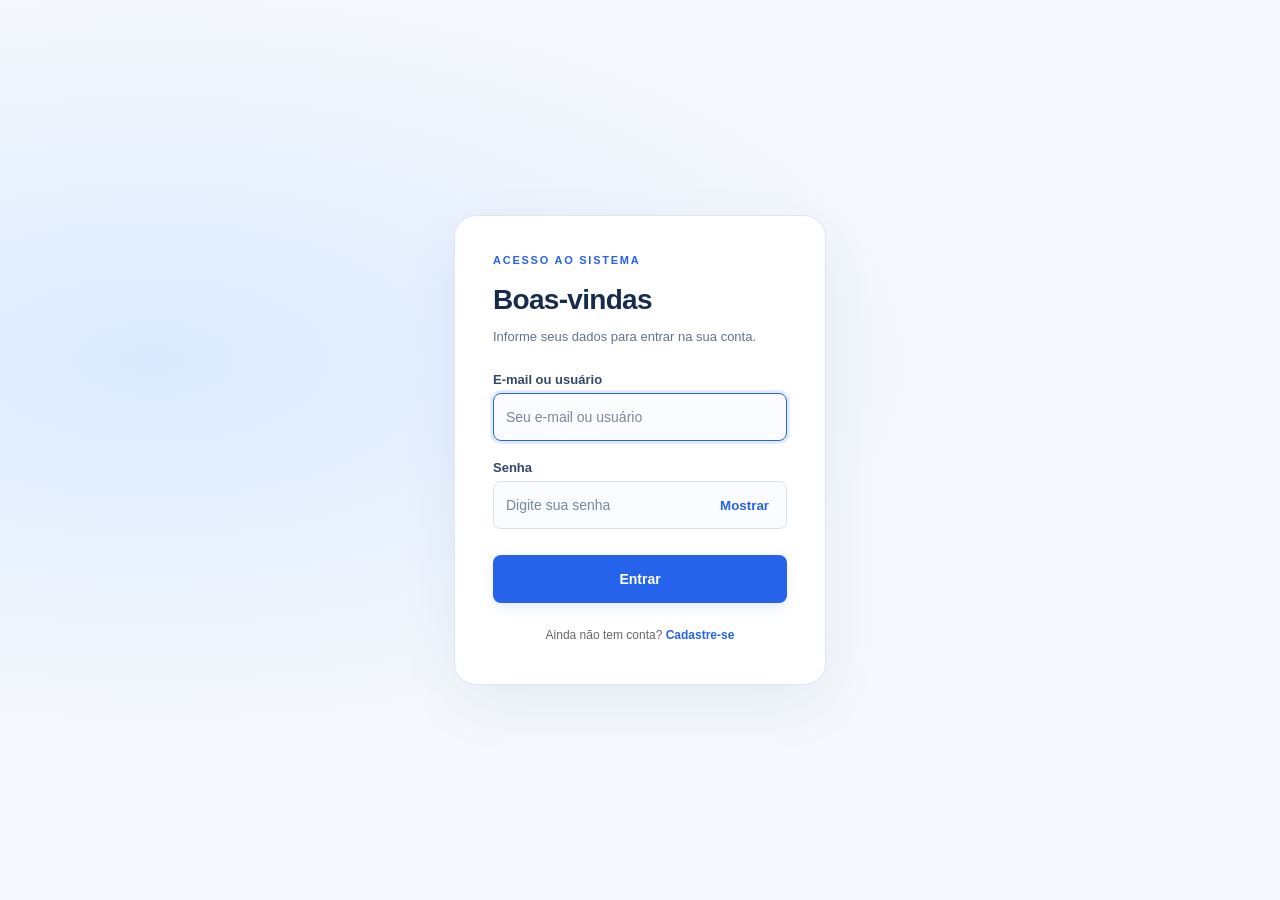
<file: pages/index.html>
<!DOCTYPE html>
<html lang="pt-BR">
<head>
<meta charset="UTF-8">
<meta name="viewport" content="width=device-width, initial-scale=1.0">
<title>SISTEMA</title>
<link rel="icon" type="image/svg+xml" href="../favicon.svg">
<script src="../js/banco-config.js?v=2026091406"></script>
<script src="../js/admin-auth.js?v=2026091404"></script>
<script src="../js/admin-gate.js?v=2026091402"></script>
<meta property="og:title" content="SISTEMA">
<meta property="og:description" content="Portal interno — organograma, portarias, chamados e contatos.">
<meta property="og:type" content="website">
<link rel="stylesheet" href="../css/base.css?v=2026091501">
<link rel="stylesheet" href="../css/index.css?v=2026091501">
</head>
<body>
<header>
  <button class="admin-login-btn" id="adminLoginBtn" type="button">Sair</button>
  <h1>SISTEMA</h1>
</header>

<div class="container">
  <div class="cards">
    <a href="admin-usuarios.html" class="card-link" id="cardUsuarios" hidden>
      <div class="card">
        <span class="card-icon">&#013681;</span>
        <h2>Usuários</h2>
        <p>Cadastrar, aprovar e gerenciar contas</p>
      </div>
    </a>
    <a href="admin-permissoes.html" class="card-link" id="cardAcessos" hidden>
      <div class="card">
        <span class="card-icon">&#128274;</span>
        <h2>Acessos</h2>
        <p>Escolher o que cada usuário vê</p>
      </div>
    </a>
    <a href="eleicoes.html" class="card-link" data-chave="eleicoes">
      <div class="card">
        <span class="card-icon">&#128499;</span>
        <h2>Fiscais</h2>
        <p>Cadastros por município do Acre</p>
      </div>
    </a>
    <a href="portarias.html" class="card-link" data-chave="portarias">
      <div class="card">
        <span class="card-icon">&#033882;</span>
        <h2>Portarias</h2>
        <p>Portarias de nomeação</p>
      </div>
    </a>
    <a href="organograma.html" class="card-link" data-chave="organograma">
      <div class="card">
        <span class="card-icon">&#123d79;</span>
        <h2>Organograma</h2>
        <p>Estrutura organizacional</p>
      </div>
    </a>
    <a href="chamados.html" class="card-link" data-chave="chamados">
      <div class="card">
        <span class="card-icon">&#128187;</span>
        <h2>Chamados</h2>
        <p>Sistema de Chamados</p>
      </div>
    </a>
    <a href="dashboards.html" class="card-link" data-chave="dashboards">
      <div class="card">
        <span class="card-icon">&#023782;</span>
        <h2>Dashboards</h2>
        <p>Mecanização e DEAGRO</p>
      </div>
    </a>
    <a href="contatos.html" class="card-link" data-chave="contatos">
      <div class="card">
        <span class="card-icon">&#124182;</span>
        <h2>Contatos</h2>
        <p>Telefones dos servidores</p>
      </div>
    </a>
  </div>
</div>

<footer>Página de apoio interno</footer>

<script src="../js/admin-home.js?v=2026091401"></script>
</body>
</html>
</file>
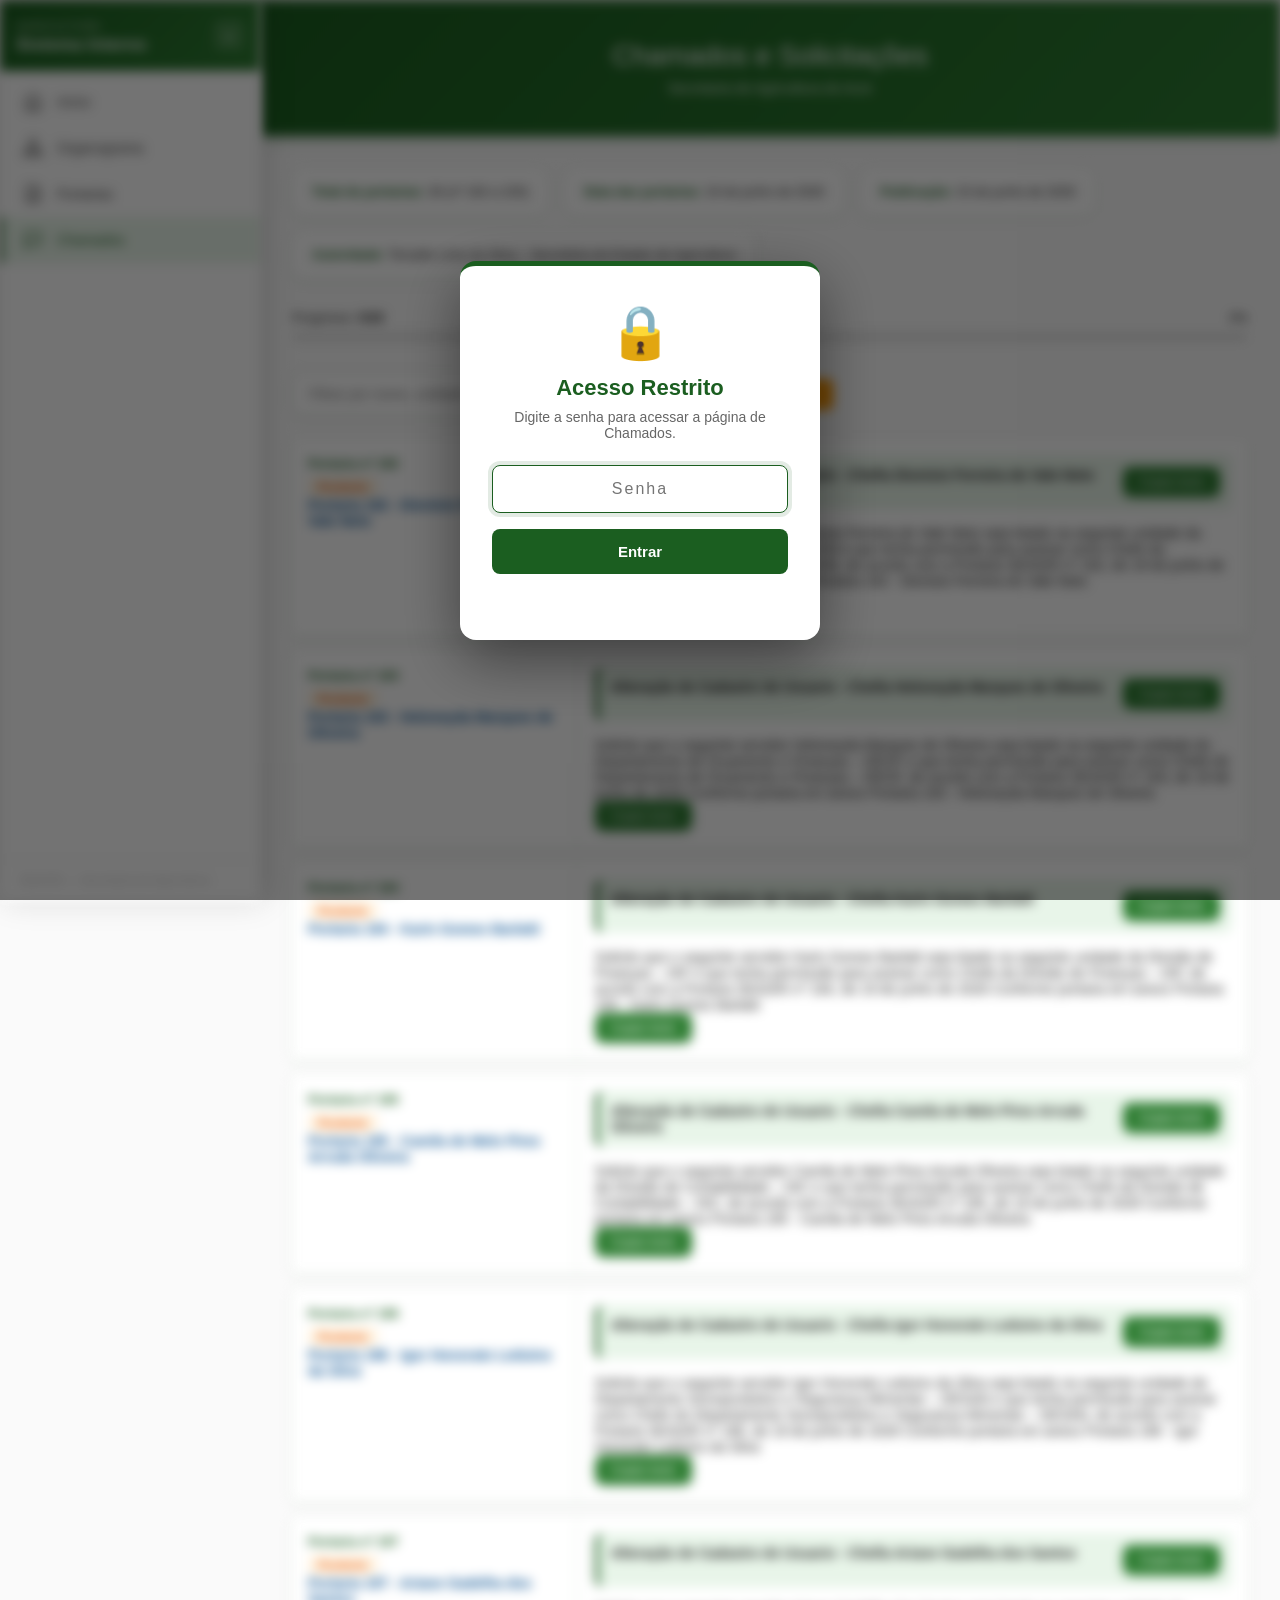
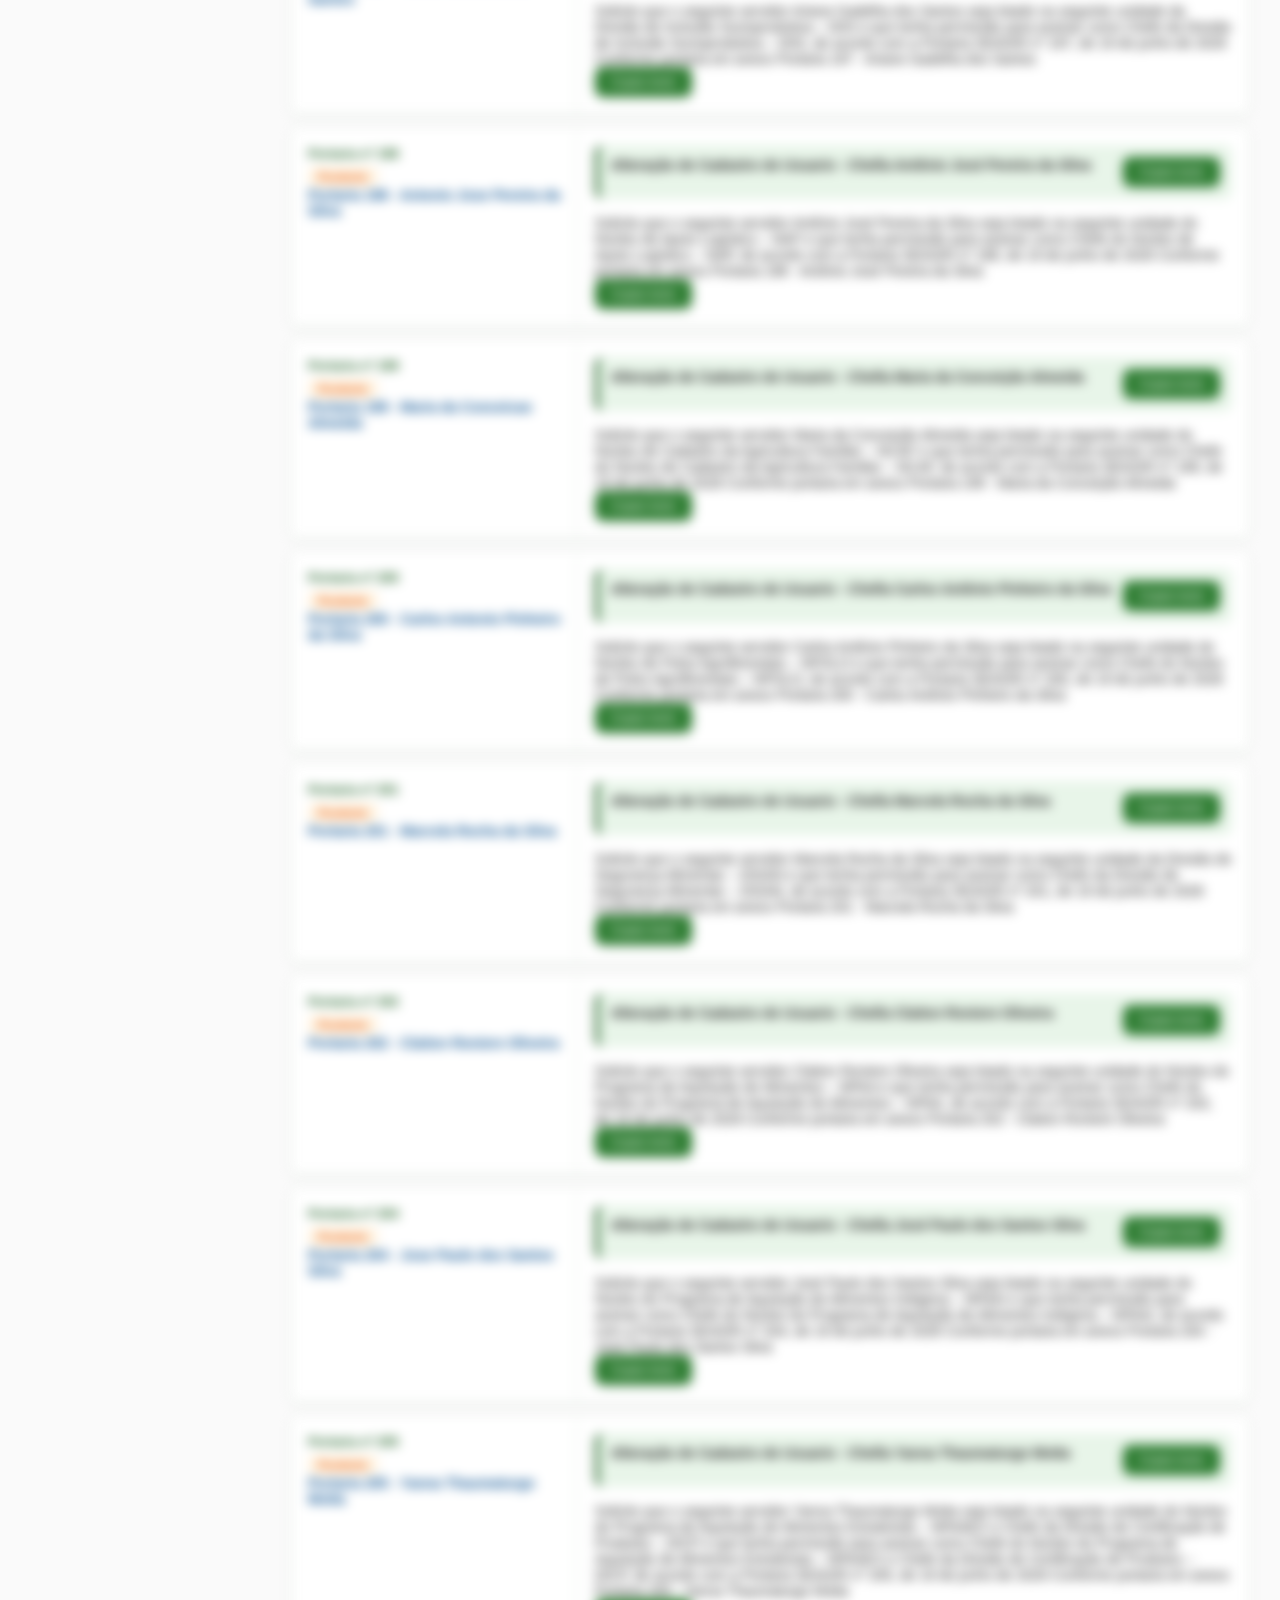
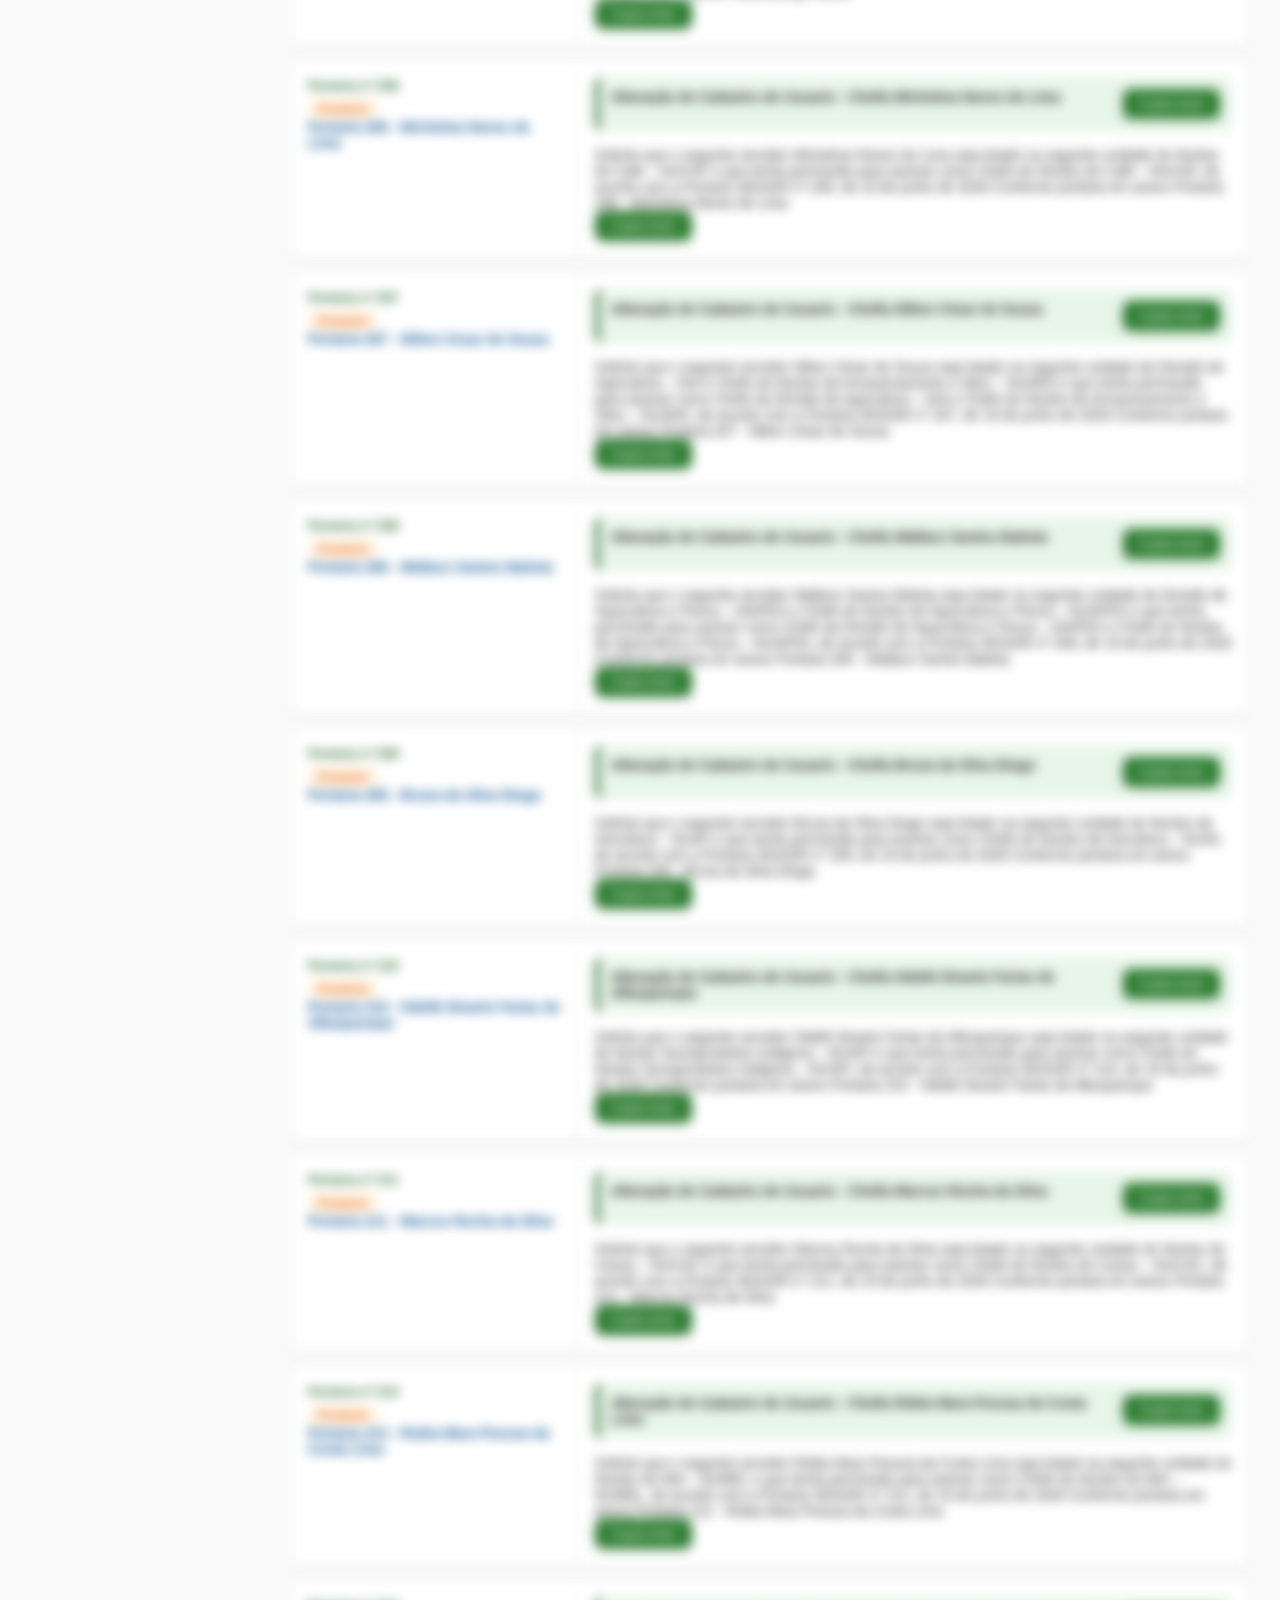
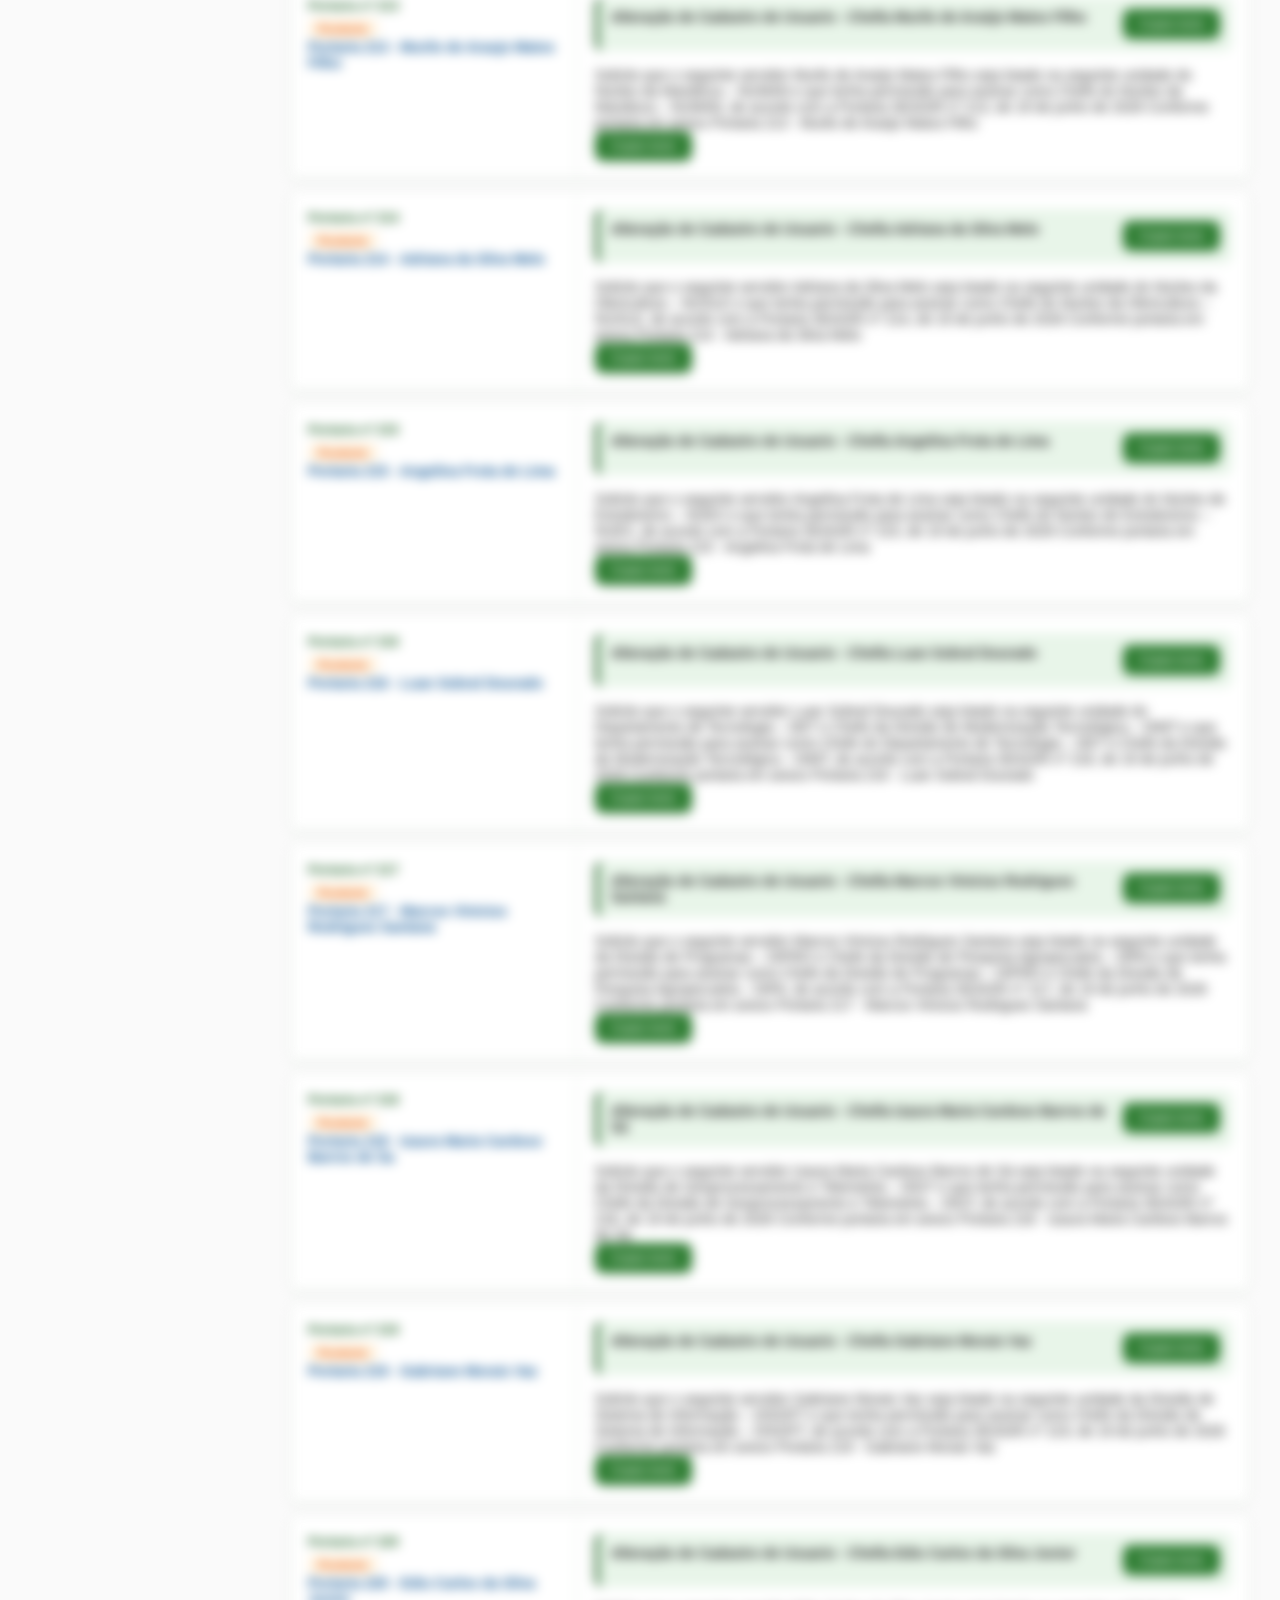
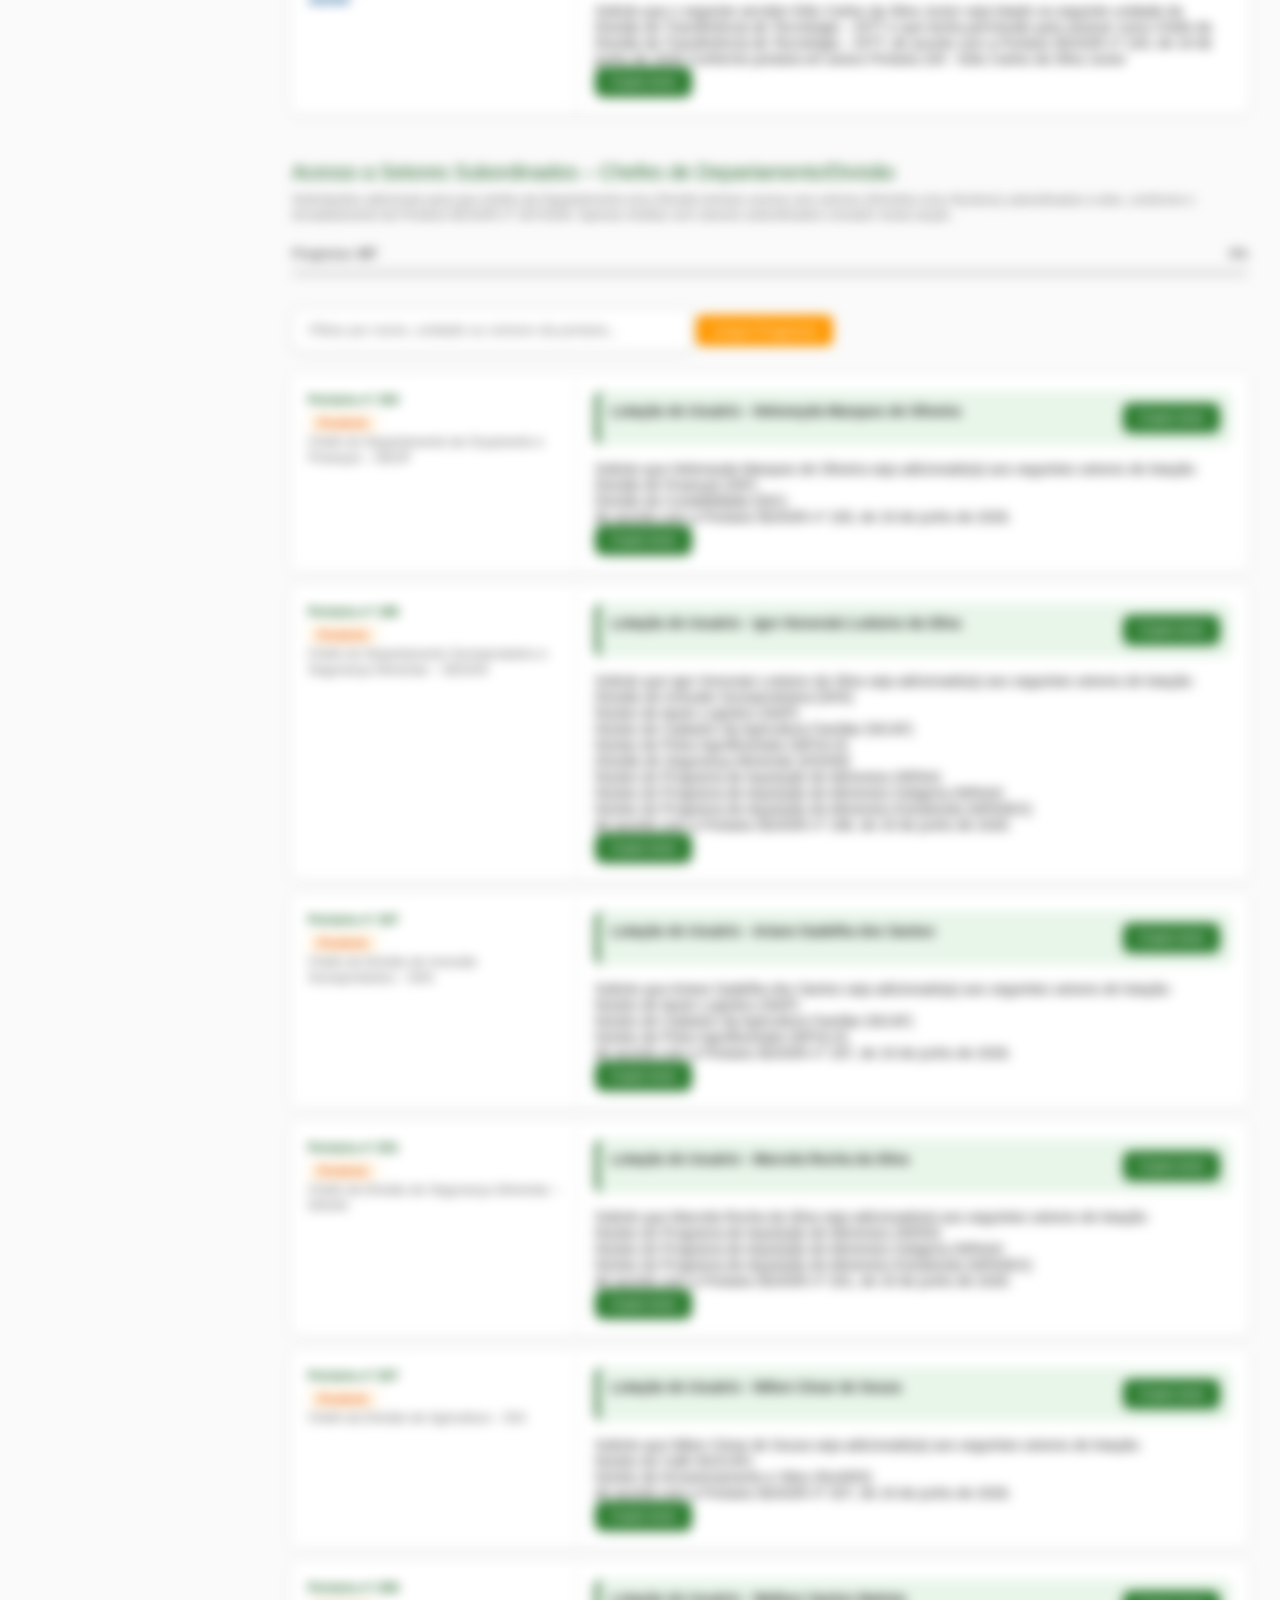
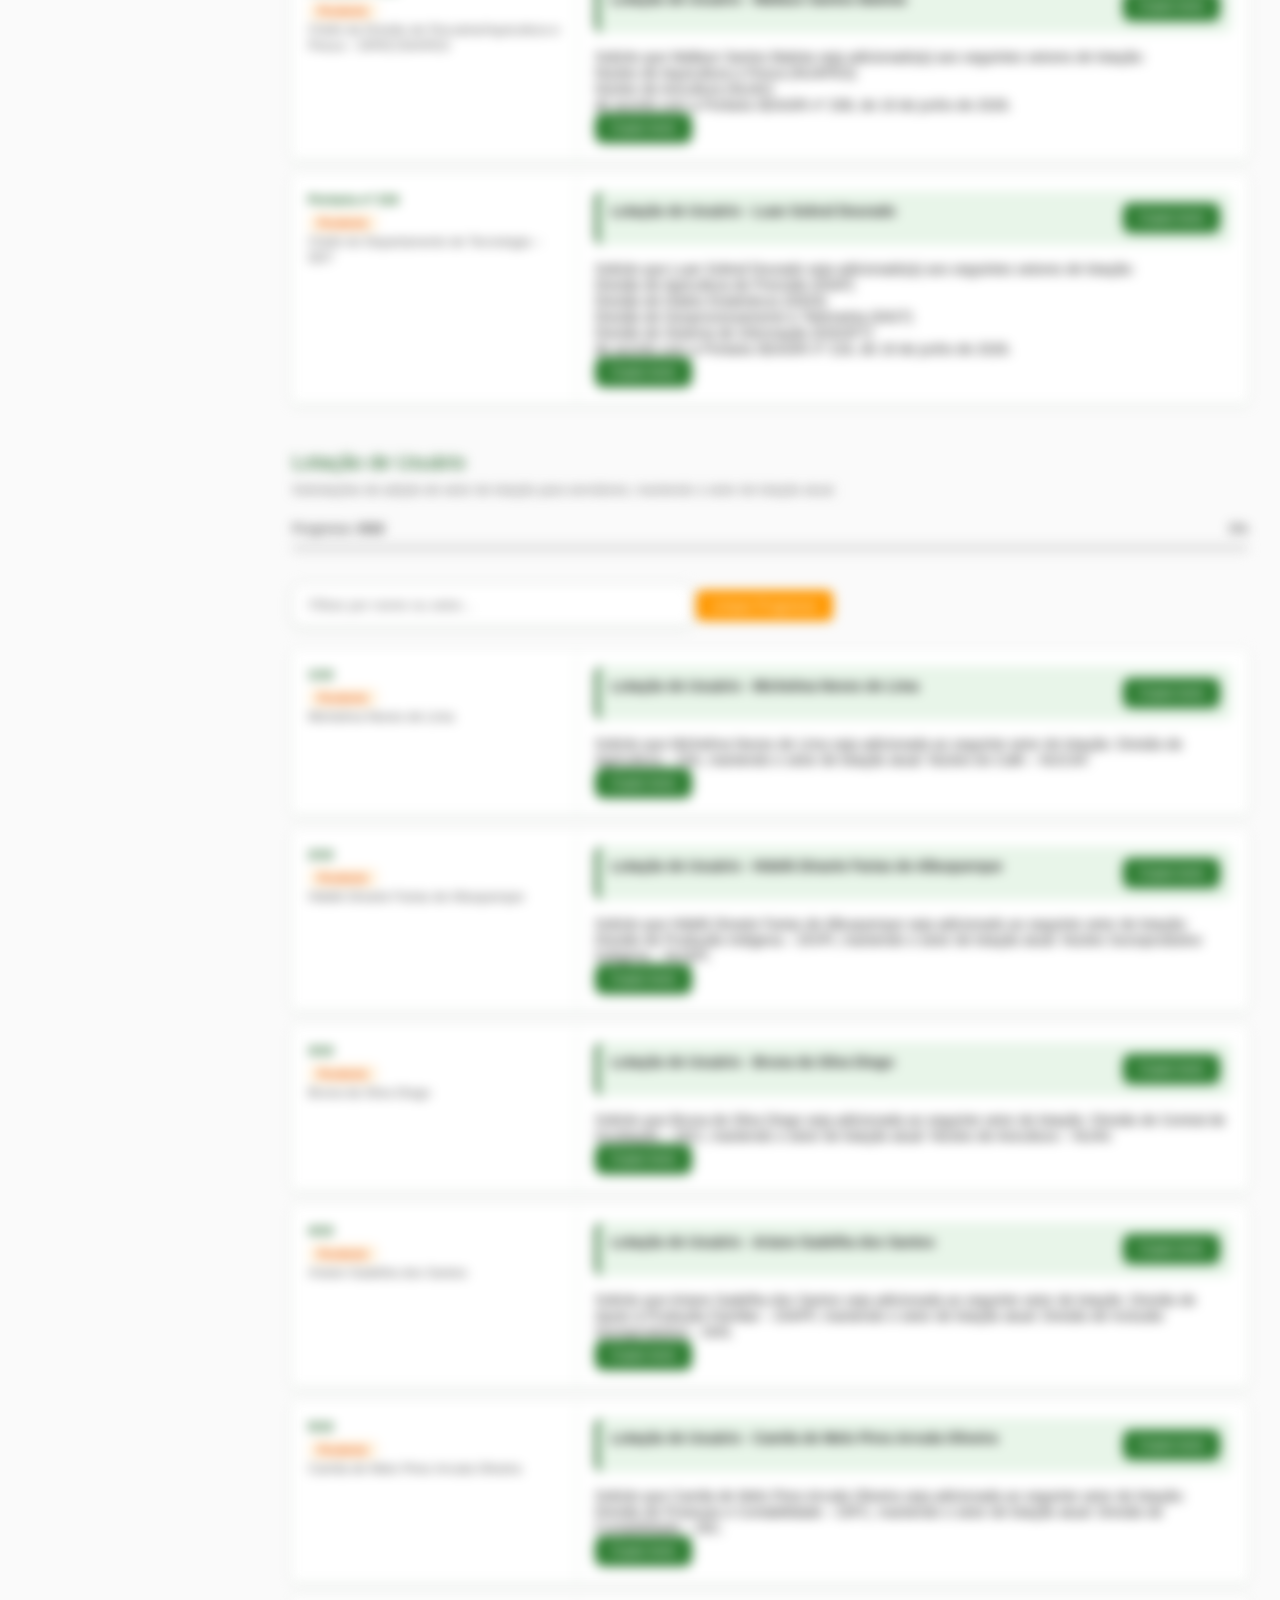
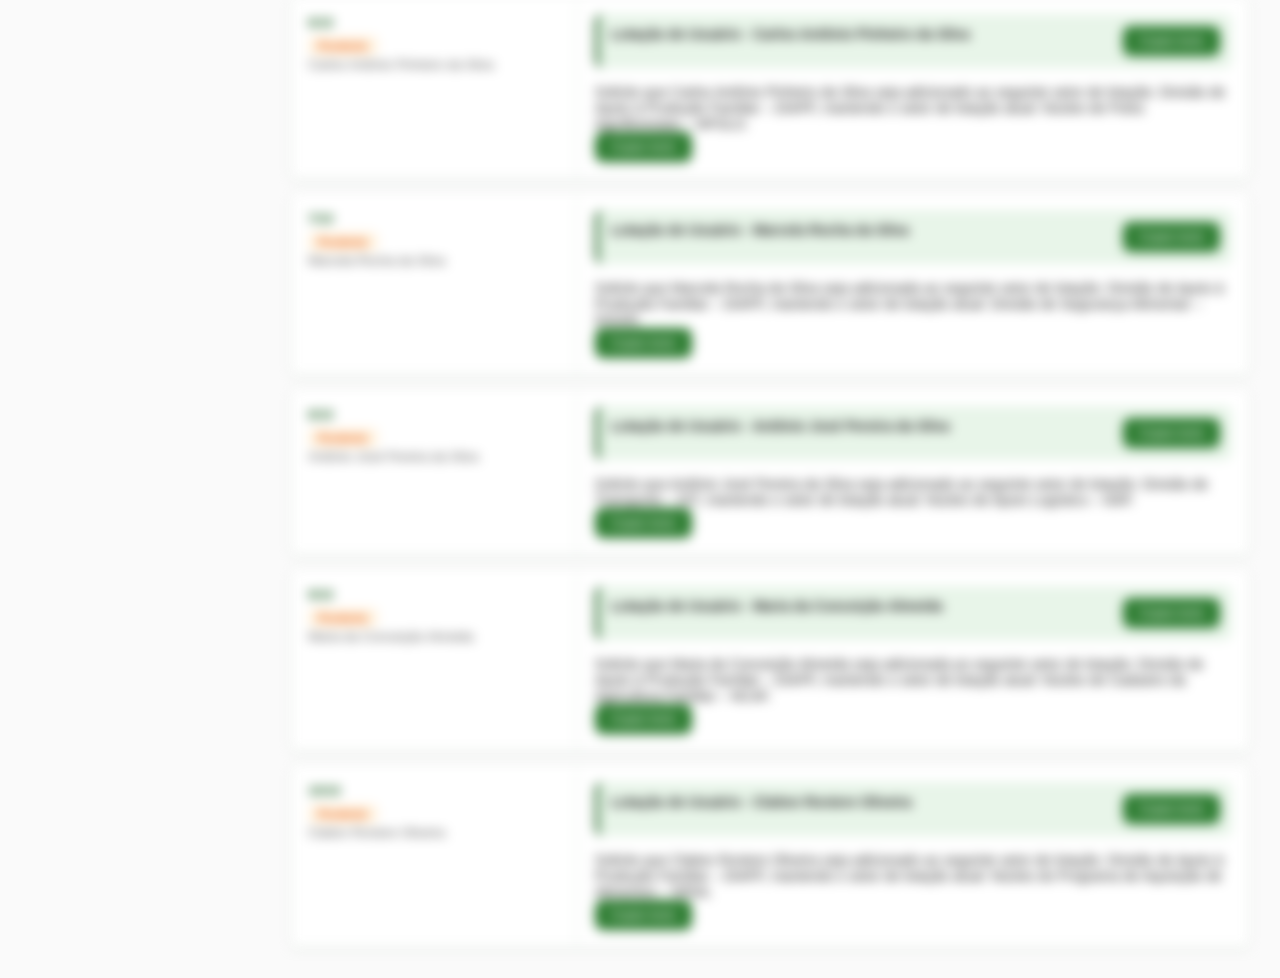
<file: chamados.html>
<!DOCTYPE html>
<html lang="pt-BR">
<head>
<meta charset="UTF-8">
<meta name="viewport" content="width=device-width, initial-scale=1.0">
<title>Chamados – SEAGRI</title>
<link rel="icon" type="image/svg+xml" href="favicon.svg">
<meta property="og:title" content="Chamados SEAGRI">
<meta property="og:description" content="Sistema de chamados de lotação e habilitação de assinatura – SEAGRI Acre.">
<meta property="og:type" content="website">
<link rel="stylesheet" href="base.css">
<link rel="stylesheet" href="chamados.css">
</head>
<body class="locked sidebar-open">
<button class="sidebar-expand" id="sidebarExpand" aria-label="Expandir menu">&#8250;</button>
<div class="sidebar-backdrop" id="sidebarBackdrop"></div>
<nav class="sidebar open" id="sidebar">
  <div class="sidebar-head">
    <div class="sidebar-head-info">
      <div class="sidebar-head-sub">Agricultura</div>
      <div class="sidebar-head-title">Sistema Interno</div>
    </div>
    <button class="sidebar-toggle" id="sidebarToggle" aria-label="Recolher">&#8249;</button>
  </div>
  <div class="sidebar-nav">
    <a class="sidebar-link" href="index.html" data-page="index">
      <svg class="sidebar-icon" viewBox="0 0 24 24" fill="none" stroke="currentColor" stroke-width="2" stroke-linecap="round" stroke-linejoin="round"><path d="M3 9l9-7 9 7v11a2 2 0 01-2 2H5a2 2 0 01-2-2z"/><polyline points="9 22 9 12 15 12 15 22"/></svg>
      Início
    </a>
    <a class="sidebar-link" href="organograma.html" data-page="organograma">
      <svg class="sidebar-icon" viewBox="0 0 24 24" fill="none" stroke="currentColor" stroke-width="2" stroke-linecap="round" stroke-linejoin="round"><rect x="8" y="2" width="8" height="4" rx="1"/><rect x="1" y="17" width="6" height="4" rx="1"/><rect x="9" y="17" width="6" height="4" rx="1"/><rect x="17" y="17" width="6" height="4" rx="1"/><path d="M12 6v5M4 17v-4h16v4"/></svg>
      Organograma
    </a>
    <a class="sidebar-link" href="portarias.html" data-page="portarias">
      <svg class="sidebar-icon" viewBox="0 0 24 24" fill="none" stroke="currentColor" stroke-width="2" stroke-linecap="round" stroke-linejoin="round"><path d="M14 2H6a2 2 0 00-2 2v16a2 2 0 002 2h12a2 2 0 002-2V8z"/><polyline points="14 2 14 8 20 8"/><line x1="16" y1="13" x2="8" y2="13"/><line x1="16" y1="17" x2="8" y2="17"/></svg>
      Portarias
    </a>
    <a class="sidebar-link" href="chamados.html" data-page="chamados">
      <svg class="sidebar-icon" viewBox="0 0 24 24" fill="none" stroke="currentColor" stroke-width="2" stroke-linecap="round" stroke-linejoin="round"><path d="M21 15a2 2 0 01-2 2H7l-4 4V5a2 2 0 012-2h14a2 2 0 012 2z"/></svg>
      Chamados
    </a>
    <a class="sidebar-link" href="contatos.html" data-page="contatos" id="sidebarLinkContatos">
      <svg class="sidebar-icon" viewBox="0 0 24 24" fill="none" stroke="currentColor" stroke-width="2" stroke-linecap="round" stroke-linejoin="round"><path d="M17 21v-2a4 4 0 00-4-4H5a4 4 0 00-4 4v2"/><circle cx="9" cy="7" r="4"/><path d="M23 21v-2a4 4 0 00-3-3.87M16 3.13a4 4 0 010 7.75"/></svg>
      Contatos
    </a>
  </div>
  <div class="sidebar-foot">SEAGRI &mdash; Secretaria de Agricultura</div>
</nav>
<script>(function(){var t=document.getElementById('sidebarToggle'),e=document.getElementById('sidebarExpand'),b=document.getElementById('sidebarBackdrop'),s=document.getElementById('sidebar');function openSidebar(){s.classList.add('open');document.body.classList.add('sidebar-open')}function closeSidebar(){s.classList.remove('open');document.body.classList.remove('sidebar-open')}t.addEventListener('click',closeSidebar);if(e)e.addEventListener('click',openSidebar);document.addEventListener('keydown',function(k){if(k.key==='Escape')closeSidebar()});var p=location.pathname.split('/').pop().replace('.html','');if(!p||p==='')p='index';var a=document.querySelector('.sidebar-link[data-page="'+p+'"]');if(a)a.classList.add('ativo');function refreshAdmin(){var c=document.getElementById('sidebarLinkContatos');if(c)c.style.display=sessionStorage.getItem('seagri_admin')==='1'?'':'none';}refreshAdmin();window._sidebarRefreshAdmin=refreshAdmin;})();</script>
<div id="gate">
  <div class="gate-box">
    <div class="gate-icon">&#128274;</div>
    <h2>Acesso Restrito</h2>
    <p>Digite a senha para acessar a p&aacute;gina de Chamados.</p>
    <input id="gateSenha" type="password" placeholder="Senha" autocomplete="off" autofocus>
    <button id="gateBtn" type="button">Entrar</button>
    <div class="gate-erro" id="gateErro"></div>
  </div>
</div>
<script>
(function(){
  var H="8c6976e5b5410415bde908bd4dee15dfb167a9c873fc4bb8a81f6f2ab448a918";
  var input=document.getElementById("gateSenha");
  var btn=document.getElementById("gateBtn");
  var erro=document.getElementById("gateErro");
  function tentar(){
    var v=input.value;
    if(!v)return;
    btn.disabled=true;
    crypto.subtle.digest("SHA-256",new TextEncoder().encode(v)).then(function(buf){
      var hex=Array.from(new Uint8Array(buf)).map(function(b){return b.toString(16).padStart(2,"0");}).join("");
      if(hex===H){
        document.body.classList.remove("locked");
        var g=document.getElementById("gate");
        if(g)g.parentNode.removeChild(g);
      }else{
        erro.textContent="Senha incorreta. Tente novamente.";
        input.value="";input.focus();btn.disabled=false;
      }
    });
  }
  btn.addEventListener("click",tentar);
  input.addEventListener("keydown",function(e){if(e.key==="Enter"){e.preventDefault();tentar();}});
  input.focus();
})();
</script>
<header>
  <h1>Chamados e Solicitações</h1>
  <p>Secretaria de Agricultura do Acre</p>
</header>

<div class="wrap">
  <div class="meta">
    <div class="card"><b>Total de portarias:</b> 28 (n&ordm; 192 a 220)</div>
    <div class="card"><b>Data das portarias:</b> 19 de junho de 2026</div>
    <div class="card"><b>Publica&ccedil;&atilde;o:</b> 23 de junho de 2026</div>
    <div class="card"><b>Autoridade:</b> Temyllis Lima da Silva &ndash; Secret&aacute;ria de Estado de Agricultura</div>
  </div>

  <div class="tools">
    <div class="progresso-container">
      <div class="progresso-titulo">
        <span>Progresso: <strong id="progresso-texto">0/28</strong></span>
        <span id="progresso-percentual">0%</span>
      </div>
      <div class="progresso-barra">
        <div class="progresso-fill" id="progresso-fill"></div>
      </div>
    </div>
    <input id="busca" type="text" placeholder="Filtrar por nome, unidade ou n&uacute;mero da portaria...">
    <button id="limparProgresso" style="margin-top:10px;padding:8px 16px;background:#ff9800;color:#fff;border:none;border-radius:6px;cursor:pointer;font-weight:500;">Limpar Progresso</button>
  </div>

  <table id="tabela">
    <thead>
      <tr>
        <th style="width:30%">Arquivo</th>
        <th style="width:70%">Texto da solicita&ccedil;&atilde;o</th>
      </tr>
    </thead>
    <tbody>
<!--LINHAS-->
    </tbody>
  </table>

  <h2 style="margin:48px 0 8px;font-size:20px;color:var(--verde);font-weight:500;">Acesso a Setores Subordinados &ndash; Chefes de Departamento/Divis&atilde;o</h2>
  <p style="margin:0 0 24px;font-size:13px;color:#666;">Solicita&ccedil;&otilde;es adicionais para que chefes de Departamento e/ou Divis&atilde;o tenham acesso aos setores (Divis&otilde;es e/ou N&uacute;cleos) subordinados a eles, conforme o encadeamento da Portaria SEAGRI n&ordm; 187/2026. Apenas chefias com setores subordinados constam nesta se&ccedil;&atilde;o.</p>

  <div class="tools">
    <div class="progresso-container">
      <div class="progresso-titulo">
        <span>Progresso: <strong id="progresso-texto2">0/7</strong></span>
        <span id="progresso-percentual2">0%</span>
      </div>
      <div class="progresso-barra">
        <div class="progresso-fill" id="progresso-fill2"></div>
      </div>
    </div>
    <input id="busca2" type="text" placeholder="Filtrar por nome, unidade ou n&uacute;mero da portaria...">
    <button id="limparProgresso2" style="margin-top:10px;padding:8px 16px;background:#ff9800;color:#fff;border:none;border-radius:6px;cursor:pointer;font-weight:500;">Limpar Progresso</button>
  </div>

  <table id="tabela2">
    <thead>
      <tr>
        <th style="width:30%">Chefia</th>
        <th style="width:70%">Texto da solicita&ccedil;&atilde;o</th>
      </tr>
    </thead>
    <tbody>
<!--LINHAS2-->
    </tbody>
  </table>

  <h2 style="margin:48px 0 8px;font-size:20px;color:var(--verde);font-weight:500;">Lota&ccedil;&atilde;o de Usu&aacute;rio</h2>
  <p style="margin:0 0 24px;font-size:13px;color:#666;">Solicita&ccedil;&otilde;es de adi&ccedil;&atilde;o de setor de lota&ccedil;&atilde;o para servidores, mantendo o setor de lota&ccedil;&atilde;o atual.</p>

  <div class="tools">
    <div class="progresso-container">
      <div class="progresso-titulo">
        <span>Progresso: <strong id="progresso-texto3">0/10</strong></span>
        <span id="progresso-percentual3">0%</span>
      </div>
      <div class="progresso-barra">
        <div class="progresso-fill" id="progresso-fill3"></div>
      </div>
    </div>
    <input id="busca3" type="text" placeholder="Filtrar por nome ou setor...">
    <button id="limparProgresso3" style="margin-top:10px;padding:8px 16px;background:#ff9800;color:#fff;border:none;border-radius:6px;cursor:pointer;font-weight:500;">Limpar Progresso</button>
  </div>

  <table id="tabela3">
    <thead>
      <tr>
        <th style="width:30%">Servidor</th>
        <th style="width:70%">Texto da solicita&ccedil;&atilde;o</th>
      </tr>
    </thead>
    <tbody>
<!--LINHAS3-->
    </tbody>
  </table>
</div>
<script>
const dados = [
 {n:"192", arq:"Portaria 192 - Dionisio Ferreira do Vale Neto.pdf", orig:"[03]-0021487054_Publicacao.pdf", nome:"Dionisio Ferreira do Vale Neto", chefia:"Chefe da Assessoria de Comunicação – ASCOM"},
 {n:"193", arq:"Portaria 193 - Heloneyda Marques de Oliveira.pdf", orig:"[05]-0021487149_Publicacao.pdf", nome:"Heloneyda Marques de Oliveira", chefia:"Chefe do Departamento de Orçamento e Finanças – DEOF"},
 {n:"194", arq:"Portaria 194 - Karin Gomes Barlatti.pdf", orig:"[07]-0021487244_Publicacao.pdf", nome:"Karin Gomes Barlatti", chefia:"Chefe da Divisão de Finanças – DIF"},
 {n:"195", arq:"Portaria 195 - Camila de Melo Pires Arruda Oliveira.pdf", orig:"[09]-0021487390_Publicacao.pdf", nome:"Camila de Melo Pires Arruda Oliveira", chefia:"Chefe da Divisão de Contabilidade – DIC"},
 {n:"196", arq:"Portaria 196 - Igor Honorato Leduino da Silva.pdf", orig:"[11]-0021487550_Publicacao.pdf", nome:"Igor Honorato Leduino da Silva", chefia:"Chefe do Departamento Socioprodutivo e Segurança Alimentar – DESAN"},
 {n:"197", arq:"Portaria 197 - Ariane Gadelha dos Santos.pdf", orig:"[13]-0021487748_Publicacao.pdf", nome:"Ariane Gadelha dos Santos", chefia:"Chefe da Divisão de Inclusão Socioprodutiva – DIIS"},
 {n:"198", arq:"Portaria 198 - Antonio Jose Pereira da Silva.pdf", orig:"[15]-0021487877_Publicacao.pdf", nome:"Antônio José Pereira da Silva", chefia:"Chefe do Núcleo de Apoio Logístico – NAP"},
 {n:"199", arq:"Portaria 199 - Maria da Conceicao Almeida.pdf", orig:"[17]-0021487975_Publicacao.pdf", nome:"Maria da Conceição Almeida", chefia:"Chefe do Núcleo de Cadastro da Agricultura Familiar – NCAF"},
 {n:"200", arq:"Portaria 200 - Carlos Antonio Pinheiro da Silva.pdf", orig:"[19]-0021488051_Publicacao.pdf", nome:"Carlos Antônio Pinheiro da Silva", chefia:"Chefe do Núcleo de Polos Agroflorestais – NPOLO"},
 {n:"201", arq:"Portaria 201 - Marcela Rocha da Silva.pdf", orig:"[21]-0021488125_Publicacao.pdf", nome:"Marcela Rocha da Silva", chefia:"Chefe da Divisão de Segurança Alimentar – DISAN"},
 {n:"202", arq:"Portaria 202 - Claiton Roniere Oliveira.pdf", orig:"[23]-0021488206_Publicacao.pdf", nome:"Claiton Roniere Oliveira", chefia:"Chefe do Núcleo do Programa de Aquisição de Alimentos – NPAA"},
 {n:"204", arq:"Portaria 204 - Jose Paulo dos Santos Silva.pdf", orig:"[25]-0021488298_Publicacao.pdf", nome:"José Paulo dos Santos Silva", chefia:"Chefe do Núcleo do Programa de Aquisição de Alimentos Indígena – NPAAI"},
 {n:"205", arq:"Portaria 205 - Yanna Thaumaturgo Motta.pdf", orig:"[27]-0021488361_Publicacao.pdf", nome:"Yanna Thaumaturgo Motta", chefia:"Chefe do Núcleo do Programa de Aquisição de Alimentos Extrativista – NPAAEX e Chefe da Divisão de Certificação de Produtos – DICP"},
 {n:"206", arq:"Portaria 206 - Michelma Neves de Lima.pdf", orig:"[29]-0021488488_Publicacao.pdf", nome:"Michelma Neves de Lima", chefia:"Chefe do Núcleo do Café – NUCAF"},
 {n:"207", arq:"Portaria 207 - Nilton Cesar de Souza.pdf", orig:"[31]-0021488659_Publicacao.pdf", nome:"Nilton César de Souza", chefia:"Chefe da Divisão de Agricultura – DIA e Chefe do Núcleo de Armazenamento e Silos – NUARS"},
 {n:"208", arq:"Portaria 208 - Wallace Santos Batista.pdf", orig:"[33]-0021488757_Publicacao.pdf", nome:"Wallace Santos Batista", chefia:"Chefe da Divisão de Aquicultura e Pesca – DIAPES e Chefe do Núcleo de Aquicultura e Pesca – NUAPES"},
 {n:"209", arq:"Portaria 209 - Bruna da Silva Diogo.pdf", orig:"[35]-0021489141_Publicacao.pdf", nome:"Bruna da Silva Diogo", chefia:"Chefe do Núcleo de Avicultura – NUAV"},
 {n:"210", arq:"Portaria 210 - Hidelk Dinarte Farias de Albuquerque.pdf", orig:"[37]-0021489250_Publicacao.pdf", nome:"Hidelk Dinarte Farias de Albuquerque", chefia:"Chefe do Núcleo Socioprodutivo Indígena – NUSPI"},
 {n:"211", arq:"Portaria 211 - Marcos Rocha da Silva.pdf", orig:"[39]-0021489376_Publicacao.pdf", nome:"Marcos Rocha da Silva", chefia:"Chefe do Núcleo do Cacau – NUCAC"},
 {n:"212", arq:"Portaria 212 - Rubia Mara Pessoa da Costa Lima.pdf", orig:"[41]-0021489429_Publicacao.pdf", nome:"Rúbia Mara Pessoa da Costa Lima", chefia:"Chefe do Núcleo do Mel – NUMEL"},
 {n:"213", arq:"Portaria 213 - Murilo de Araujo Matos Filho.pdf", orig:"[43]-0021489498_Publicacao.pdf", nome:"Murilo de Araújo Matos Filho", chefia:"Chefe do Núcleo da Mandioca – NUMAN"},
 {n:"214", arq:"Portaria 214 - Adriana da Silva Melo.pdf", orig:"[45]-0021489594_Publicacao.pdf", nome:"Adriana da Silva Melo", chefia:"Chefe do Núcleo da Olericultura – NUOLE"},
 {n:"215", arq:"Portaria 215 - Angelina Frota de Lima.pdf", orig:"[47]-0021489672_Publicacao.pdf", nome:"Angelina Frota de Lima", chefia:"Chefe do Núcleo de Extrativismo – NUEX"},
 {n:"216", arq:"Portaria 216 - Luan Sobral Dourado.pdf", orig:"[49]-0021489739_Publicacao.pdf", nome:"Luan Sobral Dourado", chefia:"Chefe do Departamento de Tecnologia – DET e Chefe da Divisão de Modernização Tecnológica – DIMT"},
 {n:"217", arq:"Portaria 217 - Marcos Vinicius Rodrigues Santana.pdf", orig:"[51]-0021489820_Publicacao.pdf", nome:"Marcos Vinicius Rodrigues Santana", chefia:"Chefe da Divisão de Programas – DIPRO e Chefe da Divisão de Pesquisa Agropecuária – DIPA"},
 {n:"218", arq:"Portaria 218 - Izaura Maria Cardoso Barros de Sa.pdf", orig:"[53]-0021489909_Publicacao.pdf", nome:"Izaura Maria Cardoso Barros de Sá", chefia:"Chefe da Divisão de Geoprocessamento e Telemetria – DIGT"},
 {n:"219", arq:"Portaria 219 - Gabriane Morais Vaz.pdf", orig:"[55]-0021490028_Publicacao.pdf", nome:"Gabriane Morais Vaz", chefia:"Chefe da Divisão de Sistema de Informação – DISOFT"},
 {n:"220", arq:"Portaria 220 - Ediu Carlos da Silva Junior.pdf", orig:"[57]-0021490099_Publicacao.pdf", nome:"Ediu Carlos da Silva Junior", chefia:"Chefe da Divisão de Transferência de Tecnologia – DITT"}
];

function gerarTitulo(d){
  return "<b>Alteração de Cadastro de Usuario - Chefia "+d.nome+"</b>";
}
function gerarTituloPlano(d){
  return "Alteração de Cadastro de Usuario - Chefia "+d.nome;
}
function gerarTextoMaior(d){
  let setor = d.chefia.replace(/^Chefe\s+/i, "");
  return "Solicito que o seguinte servidor <span class='u'>"+d.nome+"</span> seja lotado na seguinte unidade <span class='u'>"+setor+"</span> e que tenha permissão para assinar como <span class='u'>"+d.chefia+"</span>, de acordo com a Portaria SEAGRI nº "+d.n+", de 19 de junho de 2026  Conforme portaria em anexo Portaria "+d.n+" - "+d.nome;
}
function gerarTextoMaiorPlano(d){
  let setor = d.chefia.replace(/^Chefe\s+/i, "");
  return "Solicito que o seguinte servidor "+d.nome+" seja lotado na seguinte unidade "+setor+" e que tenha permissão para assinar como "+d.chefia+", de acordo com a Portaria SEAGRI nº "+d.n+", de 19 de junho de 2026  Conforme portaria em anexo Portaria "+d.n+" - "+d.nome;}
function gerarTextoMenor(d){
  return "Solicito que o seguinte servidor "+d.nome+" seja lotado na seguinte unidade Secretaria de Estado de Agricultura – SEAGRI e que tenha permissão para assinar como "+d.chefia+", de acordo com a Portaria SEAGRI nº "+d.n+", de 19 de junho de 2026, conforme anexo \""+d.arq+"\".";}
function gerarTextoMenorPlano(d){
  return "Solicito que o seguinte servidor "+d.nome+" seja lotado na seguinte unidade Secretaria de Estado de Agricultura – SEAGRI e que tenha permissão para assinar como "+d.chefia+", de acordo com a Portaria SEAGRI nº "+d.n+", de 19 de junho de 2026, conforme anexo \""+d.arq+"\".";}

const tbody = document.querySelector("#tabela tbody");

const estadoSalvo = JSON.parse(localStorage.getItem("portariasCompletas") || "{}");
const portarias = [];

dados.forEach(d=>{
  const tr=document.createElement("tr");
  const nomeArquivoSemExtensao = d.arq.replace(/\.pdf$/i, "");

  tr.innerHTML =
    "<td class='arq'><span class='num'>Portaria nº "+d.n+"</span><br>"+
      "<span class='status-badge pendente'>Pendente</span><br>"+
      "<a href=\""+encodeURI(d.arq)+"\" target=\"_blank\">"+nomeArquivoSemExtensao+"</a></td>"+
    "<td><div class='texto-container'>"+
      "<div class='texto-titulo'>"+
        "<div class='texto-titulo-text'>"+gerarTitulo(d)+"</div>"+
        "<button class='copy copy-titulo' style='flex-shrink:0;'>Copiar texto</button>"+
      "</div>"+
      "<div class='texto-corpo'>"+
        "<div class='texto-corpo-text'>"+gerarTextoMaior(d)+"</div>"+
        "<button class='copy copy-corpo' style='flex-shrink:0;'>Copiar texto</button>"+
      "</div>"+
    "</div></td>";

  const statusBadge = tr.querySelector(".status-badge");
  const btnTitulo = tr.querySelector(".copy-titulo");
  const btnCorpo = tr.querySelector(".copy-corpo");
  const textoTitulo = tr.querySelector(".texto-titulo-text");
  const textoCorpo = tr.querySelector(".texto-corpo-text");

  if(estadoSalvo[d.n]){
    statusBadge.textContent = "Concluído";
    statusBadge.classList.remove("pendente");
    statusBadge.classList.add("concluido");
  }

  const portaria = {
    numero: d.n,
    tr: tr,
    statusBadge: statusBadge,
    btnTitulo: btnTitulo,
    btnCorpo: btnCorpo,
    textoTitulo: textoTitulo,
    textoCorpo: textoCorpo,
    clicouTitulo: false,
    clicouCorpo: false
  };

  portarias.push(portaria);
  tbody.appendChild(tr);
});

function mostrarToast(){
  const toastAntigo = document.querySelector(".toast-notificacao");
  if(toastAntigo){
    toastAntigo.classList.add("toast-saindo");
    setTimeout(()=>toastAntigo.remove(),300);
  }
  const toast = document.createElement("div");
  toast.className = "toast-notificacao";
  toast.textContent = "✓ Copiado para a área de transferência!";
  document.body.appendChild(toast);
  setTimeout(()=>{
    toast.classList.add("toast-saindo");
    setTimeout(()=>toast.remove(),300);
  },3000);
}

function abrirModalCopiaManual(texto){
  let backdrop = document.getElementById("modal-copia-manual");
  if(!backdrop){
    backdrop = document.createElement("div");
    backdrop.id = "modal-copia-manual";
    backdrop.className = "modal-backdrop";
    backdrop.innerHTML =
      "<div class='modal-conteudo' style='max-width:600px;text-align:left;'>"+
        "<button class='modal-fechar' id='modal-copia-fechar'>&times;</button>"+
        "<div class='modal-titulo' style='font-size:18px;margin-bottom:12px;'>Copie o texto manualmente</div>"+
        "<p style='font-size:13px;color:#666;margin:0 0 12px;'>Não foi possível copiar automaticamente (restrição do navegador). Toque no campo abaixo — o texto já vem selecionado — e use Ctrl+C (ou Cmd+C no Mac) para copiar.</p>"+
        "<textarea id='modal-copia-texto' style='width:100%;min-height:160px;padding:12px;border:1px solid var(--linha);border-radius:8px;font-family:inherit;font-size:13px;resize:vertical;' readonly></textarea>"+
      "</div>";
    document.body.appendChild(backdrop);
    backdrop.addEventListener("click", function(e){
      if(e.target === backdrop){ backdrop.classList.remove("ativo"); }
    });
    document.getElementById("modal-copia-fechar").addEventListener("click", function(){
      backdrop.classList.remove("ativo");
    });
  }
  const area = document.getElementById("modal-copia-texto");
  area.value = texto;
  backdrop.classList.add("ativo");
  setTimeout(()=>{ area.focus(); area.select(); }, 50);
}

function copiarTexto(texto){
  function viaExecCommand(){
    try{
      const textArea = document.createElement("textarea");
      textArea.value = texto;
      textArea.style.position = "fixed";
      textArea.style.opacity = "0";
      document.body.appendChild(textArea);
      textArea.focus();
      textArea.select();
      const ok = document.execCommand("copy");
      document.body.removeChild(textArea);
      return ok;
    }catch(e){
      return false;
    }
  }

  if(navigator.clipboard && window.isSecureContext){
    navigator.clipboard.writeText(texto).then(()=>{
      mostrarToast();
    }).catch(()=>{
      if(viaExecCommand()){ mostrarToast(); }
      else{ abrirModalCopiaManual(texto); }
    });
  } else {
    if(viaExecCommand()){ mostrarToast(); }
    else{ abrirModalCopiaManual(texto); }
  }
}

portarias.forEach((portaria, indice)=>{
  const d = dados[indice];

  function atualizarBarraProgresso(){
    const concluidas = Object.keys(estadoSalvo).length;
    const total = dados.length;
    const percentual = Math.round((concluidas / total) * 100);

    document.getElementById("progresso-fill").style.width = percentual + "%";
    document.getElementById("progresso-texto").textContent = concluidas + "/" + total;
    document.getElementById("progresso-percentual").textContent = percentual + "%";
  }

  function marcarAnteriorComoConcluida(){
    if(indice > 0){
      const portariaAnterior = portarias[indice - 1];
      portariaAnterior.statusBadge.textContent = "Concluído";
      portariaAnterior.statusBadge.classList.remove("pendente");
      portariaAnterior.statusBadge.classList.add("concluido");
      estadoSalvo[portariaAnterior.numero] = true;
      localStorage.setItem("portariasCompletas", JSON.stringify(estadoSalvo));
      atualizarBarraProgresso();
    }
  }

  portaria.btnTitulo.addEventListener("click",function(){
    copiarTexto(gerarTituloPlano(d));
    portaria.clicouTitulo = true;
    this.classList.add("copiado");
    setTimeout(()=>this.classList.remove("copiado"),1500);

    if(portaria.clicouTitulo && portaria.clicouCorpo){
      marcarAnteriorComoConcluida();
    }
  });

  portaria.btnCorpo.addEventListener("click",function(){
    copiarTexto(gerarTextoMaiorPlano(d));
    portaria.clicouCorpo = true;
    this.classList.add("copiado");
    setTimeout(()=>this.classList.remove("copiado"),1500);

    if(portaria.clicouTitulo && portaria.clicouCorpo){
      marcarAnteriorComoConcluida();
    }
  });

  portaria.textoTitulo.addEventListener("click",function(){
    copiarTexto(gerarTituloPlano(d));
    portaria.clicouTitulo = true;
    portaria.btnTitulo.classList.add("copiado");
    setTimeout(()=>portaria.btnTitulo.classList.remove("copiado"),1500);

    if(portaria.clicouTitulo && portaria.clicouCorpo){
      marcarAnteriorComoConcluida();
    }
  });

  portaria.textoCorpo.addEventListener("click",function(){
    copiarTexto(gerarTextoMaiorPlano(d));
    portaria.clicouCorpo = true;
    portaria.btnCorpo.classList.add("copiado");
    setTimeout(()=>portaria.btnCorpo.classList.remove("copiado"),1500);

    if(portaria.clicouTitulo && portaria.clicouCorpo){
      marcarAnteriorComoConcluida();
    }
  });
});

const concluidas = Object.keys(estadoSalvo).length;
const total = dados.length;
const percentual = Math.round((concluidas / total) * 100);
document.getElementById("progresso-fill").style.width = percentual + "%";
document.getElementById("progresso-texto").textContent = concluidas + "/" + total;
document.getElementById("progresso-percentual").textContent = percentual + "%";

document.getElementById("limparProgresso").addEventListener("click",function(){
  if(confirm("Tem certeza que deseja limpar todo o progresso?")){
    localStorage.removeItem("portariasCompletas");
    location.reload();
  }
});

document.getElementById("busca").addEventListener("input",function(){
  const q=this.value.toLowerCase();
  document.querySelectorAll("#tabela tbody tr").forEach(tr=>{
    tr.style.display = tr.textContent.toLowerCase().includes(q) ? "" : "none";
  });
});

// ===================== SEÇÃO 2: Acesso a Setores Subordinados =====================
const dadosDept = [
 {n:"193", nome:"Heloneyda Marques de Oliveira", chefia:"Chefe do Departamento de Orçamento e Finanças – DEOF", setores:["Divisão de Finanças (DIF)","Divisão de Contabilidade (DIC)"]},
 {n:"196", nome:"Igor Honorato Leduino da Silva", chefia:"Chefe do Departamento Socioprodutivo e Segurança Alimentar – DESAN", setores:["Divisão de Inclusão Socioprodutiva (DIIS)","Núcleo de Apoio Logístico (NAP)","Núcleo de Cadastro da Agricultura Familiar (NCAF)","Núcleo de Polos Agroflorestais (NPOLO)","Divisão de Segurança Alimentar (DISAN)","Núcleo do Programa de Aquisição de Alimentos (NPAA)","Núcleo do Programa de Aquisição de Alimentos Indígena (NPAAI)","Núcleo do Programa de Aquisição de Alimentos Extrativista (NPAAEX)"]},
 {n:"197", nome:"Ariane Gadelha dos Santos", chefia:"Chefe da Divisão de Inclusão Socioprodutiva – DIIS", setores:["Núcleo de Apoio Logístico (NAP)","Núcleo de Cadastro da Agricultura Familiar (NCAF)","Núcleo de Polos Agroflorestais (NPOLO)"]},
 {n:"201", nome:"Marcela Rocha da Silva", chefia:"Chefe da Divisão de Segurança Alimentar – DISAN", setores:["Núcleo do Programa de Aquisição de Alimentos (NPAA)","Núcleo do Programa de Aquisição de Alimentos Indígena (NPAAI)","Núcleo do Programa de Aquisição de Alimentos Extrativista (NPAAEX)"]},
 {n:"207", nome:"Nilton César de Souza", chefia:"Chefe da Divisão de Agricultura – DIA", setores:["Núcleo do Café (NUCAF)","Núcleo de Armazenamento e Silos (NUARS)"]},
 {n:"208", nome:"Wallace Santos Batista", chefia:"Chefe da Divisão de Pecuária/Aquicultura e Pesca – DIPEC/DIAPES", setores:["Núcleo de Aquicultura e Pesca (NUAPES)","Núcleo de Avicultura (NUAV)"]},
 {n:"216", nome:"Luan Sobral Dourado", chefia:"Chefe do Departamento de Tecnologia – DET", setores:["Divisão de Agricultura de Precisão (DIAP)","Divisão de Dados Estatísticos (DIDA)","Divisão de Geoprocessamento e Telemetria (DIGT)","Divisão de Sistema de Informação (DISOFT)"]}
];

function gerarTituloDept(d){
  return "<b>Lotação de Usuário - "+d.nome+"</b>";
}
function gerarTituloDeptPlano(d){
  return "Lotação de Usuário - "+d.nome;
}
function gerarTextoDept(d){
  const lista = d.setores.map(s=>"<span class='u'>"+s+"</span>").join("<br>");
  return "Solicito que "+d.nome+" seja adicionado(a) aos seguintes setores de lotação:<br>"+lista+"<br>de acordo com a Portaria SEAGRI nº "+d.n+", de 19 de junho de 2026.";
}
function gerarTextoDeptPlano(d){
  const lista = d.setores.join("\n");
  return "Solicito que "+d.nome+" seja adicionado(a) aos seguintes setores de lotação:\n"+lista+"\nde acordo com a Portaria SEAGRI nº "+d.n+", de 19 de junho de 2026.";
}

const tbody2 = document.querySelector("#tabela2 tbody");
const estadoSalvo2 = JSON.parse(localStorage.getItem("portariasDeptCompletas") || "{}");
const portariasDept = [];

dadosDept.forEach(d=>{
  const tr=document.createElement("tr");

  tr.innerHTML =
    "<td class='arq'><span class='num'>Portaria nº "+d.n+"</span><br>"+
      "<span class='status-badge pendente'>Pendente</span><br>"+
      "<span style='font-size:13px;color:#555;'>"+d.chefia+"</span></td>"+
    "<td><div class='texto-container'>"+
      "<div class='texto-titulo'>"+
        "<div class='texto-titulo-text'>"+gerarTituloDept(d)+"</div>"+
        "<button class='copy copy-titulo' style='flex-shrink:0;'>Copiar texto</button>"+
      "</div>"+
      "<div class='texto-corpo'>"+
        "<div class='texto-corpo-text'>"+gerarTextoDept(d)+"</div>"+
        "<button class='copy copy-corpo' style='flex-shrink:0;'>Copiar texto</button>"+
      "</div>"+
    "</div></td>";

  const statusBadge = tr.querySelector(".status-badge");
  const btnTitulo = tr.querySelector(".copy-titulo");
  const btnCorpo = tr.querySelector(".copy-corpo");
  const textoTitulo = tr.querySelector(".texto-titulo-text");
  const textoCorpo = tr.querySelector(".texto-corpo-text");

  if(estadoSalvo2[d.n]){
    statusBadge.textContent = "Concluído";
    statusBadge.classList.remove("pendente");
    statusBadge.classList.add("concluido");
  }

  const portaria = {
    numero: d.n,
    statusBadge: statusBadge,
    btnTitulo: btnTitulo,
    btnCorpo: btnCorpo,
    textoTitulo: textoTitulo,
    textoCorpo: textoCorpo,
    clicouTitulo: false,
    clicouCorpo: false
  };

  portariasDept.push(portaria);
  tbody2.appendChild(tr);
});

function atualizarBarraProgresso2(){
  const concluidas = Object.keys(estadoSalvo2).length;
  const total = dadosDept.length;
  const percentual = Math.round((concluidas / total) * 100);
  document.getElementById("progresso-fill2").style.width = percentual + "%";
  document.getElementById("progresso-texto2").textContent = concluidas + "/" + total;
  document.getElementById("progresso-percentual2").textContent = percentual + "%";
}

function marcarConcluida2(portaria){
  portaria.statusBadge.textContent = "Concluído";
  portaria.statusBadge.classList.remove("pendente");
  portaria.statusBadge.classList.add("concluido");
  estadoSalvo2[portaria.numero] = true;
  localStorage.setItem("portariasDeptCompletas", JSON.stringify(estadoSalvo2));
  atualizarBarraProgresso2();
}

portariasDept.forEach((portaria, indice)=>{
  const d = dadosDept[indice];

  portaria.btnTitulo.addEventListener("click",function(){
    copiarTexto(gerarTituloDeptPlano(d));
    portaria.clicouTitulo = true;
    this.classList.add("copiado");
    setTimeout(()=>this.classList.remove("copiado"),1500);
    if(portaria.clicouTitulo && portaria.clicouCorpo){ marcarConcluida2(portaria); }
  });

  portaria.btnCorpo.addEventListener("click",function(){
    copiarTexto(gerarTextoDeptPlano(d));
    portaria.clicouCorpo = true;
    this.classList.add("copiado");
    setTimeout(()=>this.classList.remove("copiado"),1500);
    if(portaria.clicouTitulo && portaria.clicouCorpo){ marcarConcluida2(portaria); }
  });

  portaria.textoTitulo.addEventListener("click",function(){
    copiarTexto(gerarTituloDeptPlano(d));
    portaria.clicouTitulo = true;
    portaria.btnTitulo.classList.add("copiado");
    setTimeout(()=>portaria.btnTitulo.classList.remove("copiado"),1500);
    if(portaria.clicouTitulo && portaria.clicouCorpo){ marcarConcluida2(portaria); }
  });

  portaria.textoCorpo.addEventListener("click",function(){
    copiarTexto(gerarTextoDeptPlano(d));
    portaria.clicouCorpo = true;
    portaria.btnCorpo.classList.add("copiado");
    setTimeout(()=>portaria.btnCorpo.classList.remove("copiado"),1500);
    if(portaria.clicouTitulo && portaria.clicouCorpo){ marcarConcluida2(portaria); }
  });
});

atualizarBarraProgresso2();

document.getElementById("limparProgresso2").addEventListener("click",function(){
  if(confirm("Tem certeza que deseja limpar todo o progresso desta seção?")){
    localStorage.removeItem("portariasDeptCompletas");
    location.reload();
  }
});

document.getElementById("busca2").addEventListener("input",function(){
  const q=this.value.toLowerCase();
  document.querySelectorAll("#tabela2 tbody tr").forEach(tr=>{
    tr.style.display = tr.textContent.toLowerCase().includes(q) ? "" : "none";
  });
});

// ===================== SEÇÃO 3: Lotação de Usuário =====================
const dadosLotacao = [
 {nome:"Michelma Neves de Lima", genero:"a", novoSetor:"Divisão de Agricultura – DIA", setorAtual:"Núcleo do Café – NUCAF"},
 {nome:"Hidelk Dinarte Farias de Albuquerque", genero:"o", novoSetor:"Divisão de Produção Indígena – DIVPI", setorAtual:"Núcleo Socioprodutivo Indígena – NUSPI"},
 {nome:"Bruna da Silva Diogo", genero:"a", novoSetor:"Divisão de Central de Incubação – DICI", setorAtual:"Núcleo de Avicultura – NUAV"},
 {nome:"Ariane Gadelha dos Santos", genero:"a", novoSetor:"Divisão de Apoio à Produção Familiar – DIAPF", setorAtual:"Divisão de Inclusão Socioprodutiva – DIIS"},
 {nome:"Camila de Melo Pires Arruda Oliveira", genero:"a", novoSetor:"Divisão de Finanças e Contabilidade – DIFC", setorAtual:"Divisão de Contabilidade – DIC"},
 {nome:"Carlos Antônio Pinheiro da Silva", genero:"o", novoSetor:"Divisão de Apoio à Produção Familiar – DIAPF", setorAtual:"Núcleo de Polos Agroflorestais – NPOLO"},
 {nome:"Marcela Rocha da Silva", genero:"a", novoSetor:"Divisão de Apoio à Produção Familiar – DIAPF", setorAtual:"Divisão de Segurança Alimentar – DISAN"},
 {nome:"Antônio José Pereira da Silva", genero:"o", novoSetor:"Divisão de Transporte – DIT", setorAtual:"Núcleo de Apoio Logístico – NAP"},
 {nome:"Maria da Conceição Almeida", genero:"a", novoSetor:"Divisão de Apoio à Produção Familiar – DIAPF", setorAtual:"Núcleo de Cadastro da Agricultura Familiar – NCAF"},
 {nome:"Claiton Roniere Oliveira", genero:"o", novoSetor:"Divisão de Apoio à Produção Familiar – DIAPF", setorAtual:"Núcleo do Programa de Aquisição de Alimentos – NPAA"}
];

function gerarTituloLotacao(d){
  return "<b>Lotação de Usuário - "+d.nome+"</b>";
}
function gerarTituloLotacaoPlano(d){
  return "Lotação de Usuário - "+d.nome;
}
function gerarTextoLotacao(d){
  return "Solicito que <span class='u'>"+d.nome+"</span> seja adicionad"+d.genero+" ao seguinte setor de lotação: <span class='u'>"+d.novoSetor+"</span>, mantendo o setor de lotação atual: <span class='u'>"+d.setorAtual+"</span>.";
}
function gerarTextoLotacaoPlano(d){
  return "Solicito que "+d.nome+" seja adicionad"+d.genero+" ao seguinte setor de lotação: "+d.novoSetor+", mantendo o setor de lotação atual: "+d.setorAtual+".";
}

const tbody3 = document.querySelector("#tabela3 tbody");
const estadoSalvo3 = JSON.parse(localStorage.getItem("lotacaoCompletas") || "{}");
const portariasLotacao = [];

dadosLotacao.forEach((d, idx)=>{
  const tr=document.createElement("tr");

  tr.innerHTML =
    "<td class='arq'><span class='num'>"+(idx+1)+"/"+dadosLotacao.length+"</span><br>"+
      "<span class='status-badge pendente'>Pendente</span><br>"+
      "<span style='font-size:13px;color:#555;'>"+d.nome+"</span></td>"+
    "<td><div class='texto-container'>"+
      "<div class='texto-titulo'>"+
        "<div class='texto-titulo-text'>"+gerarTituloLotacao(d)+"</div>"+
        "<button class='copy copy-titulo' style='flex-shrink:0;'>Copiar texto</button>"+
      "</div>"+
      "<div class='texto-corpo'>"+
        "<div class='texto-corpo-text'>"+gerarTextoLotacao(d)+"</div>"+
        "<button class='copy copy-corpo' style='flex-shrink:0;'>Copiar texto</button>"+
      "</div>"+
    "</div></td>";

  const statusBadge = tr.querySelector(".status-badge");
  const btnTitulo = tr.querySelector(".copy-titulo");
  const btnCorpo = tr.querySelector(".copy-corpo");
  const textoTitulo = tr.querySelector(".texto-titulo-text");
  const textoCorpo = tr.querySelector(".texto-corpo-text");

  if(estadoSalvo3[idx]){
    statusBadge.textContent = "Concluído";
    statusBadge.classList.remove("pendente");
    statusBadge.classList.add("concluido");
  }

  const portaria = {
    idx: idx,
    statusBadge: statusBadge,
    btnTitulo: btnTitulo,
    btnCorpo: btnCorpo,
    textoTitulo: textoTitulo,
    textoCorpo: textoCorpo,
    clicouTitulo: false,
    clicouCorpo: false
  };

  portariasLotacao.push(portaria);
  tbody3.appendChild(tr);
});

function atualizarBarraProgresso3(){
  const concluidas = Object.keys(estadoSalvo3).length;
  const total = dadosLotacao.length;
  const percentual = Math.round((concluidas / total) * 100);
  document.getElementById("progresso-fill3").style.width = percentual + "%";
  document.getElementById("progresso-texto3").textContent = concluidas + "/" + total;
  document.getElementById("progresso-percentual3").textContent = percentual + "%";
}

function marcarConcluida3(portaria){
  portaria.statusBadge.textContent = "Concluído";
  portaria.statusBadge.classList.remove("pendente");
  portaria.statusBadge.classList.add("concluido");
  estadoSalvo3[portaria.idx] = true;
  localStorage.setItem("lotacaoCompletas", JSON.stringify(estadoSalvo3));
  atualizarBarraProgresso3();
}

portariasLotacao.forEach((portaria, indice)=>{
  const d = dadosLotacao[indice];

  portaria.btnTitulo.addEventListener("click",function(){
    copiarTexto(gerarTituloLotacaoPlano(d));
    portaria.clicouTitulo = true;
    this.classList.add("copiado");
    setTimeout(()=>this.classList.remove("copiado"),1500);
    if(portaria.clicouTitulo && portaria.clicouCorpo){ marcarConcluida3(portaria); }
  });

  portaria.btnCorpo.addEventListener("click",function(){
    copiarTexto(gerarTextoLotacaoPlano(d));
    portaria.clicouCorpo = true;
    this.classList.add("copiado");
    setTimeout(()=>this.classList.remove("copiado"),1500);
    if(portaria.clicouTitulo && portaria.clicouCorpo){ marcarConcluida3(portaria); }
  });

  portaria.textoTitulo.addEventListener("click",function(){
    copiarTexto(gerarTituloLotacaoPlano(d));
    portaria.clicouTitulo = true;
    portaria.btnTitulo.classList.add("copiado");
    setTimeout(()=>portaria.btnTitulo.classList.remove("copiado"),1500);
    if(portaria.clicouTitulo && portaria.clicouCorpo){ marcarConcluida3(portaria); }
  });

  portaria.textoCorpo.addEventListener("click",function(){
    copiarTexto(gerarTextoLotacaoPlano(d));
    portaria.clicouCorpo = true;
    portaria.btnCorpo.classList.add("copiado");
    setTimeout(()=>portaria.btnCorpo.classList.remove("copiado"),1500);
    if(portaria.clicouTitulo && portaria.clicouCorpo){ marcarConcluida3(portaria); }
  });
});

atualizarBarraProgresso3();

document.getElementById("limparProgresso3").addEventListener("click",function(){
  if(confirm("Tem certeza que deseja limpar todo o progresso desta seção?")){
    localStorage.removeItem("lotacaoCompletas");
    location.reload();
  }
});

document.getElementById("busca3").addEventListener("input",function(){
  const q=this.value.toLowerCase();
  document.querySelectorAll("#tabela3 tbody tr").forEach(tr=>{
    tr.style.display = tr.textContent.toLowerCase().includes(q) ? "" : "none";
  });
});
</script>
</body>
</html>
</file>
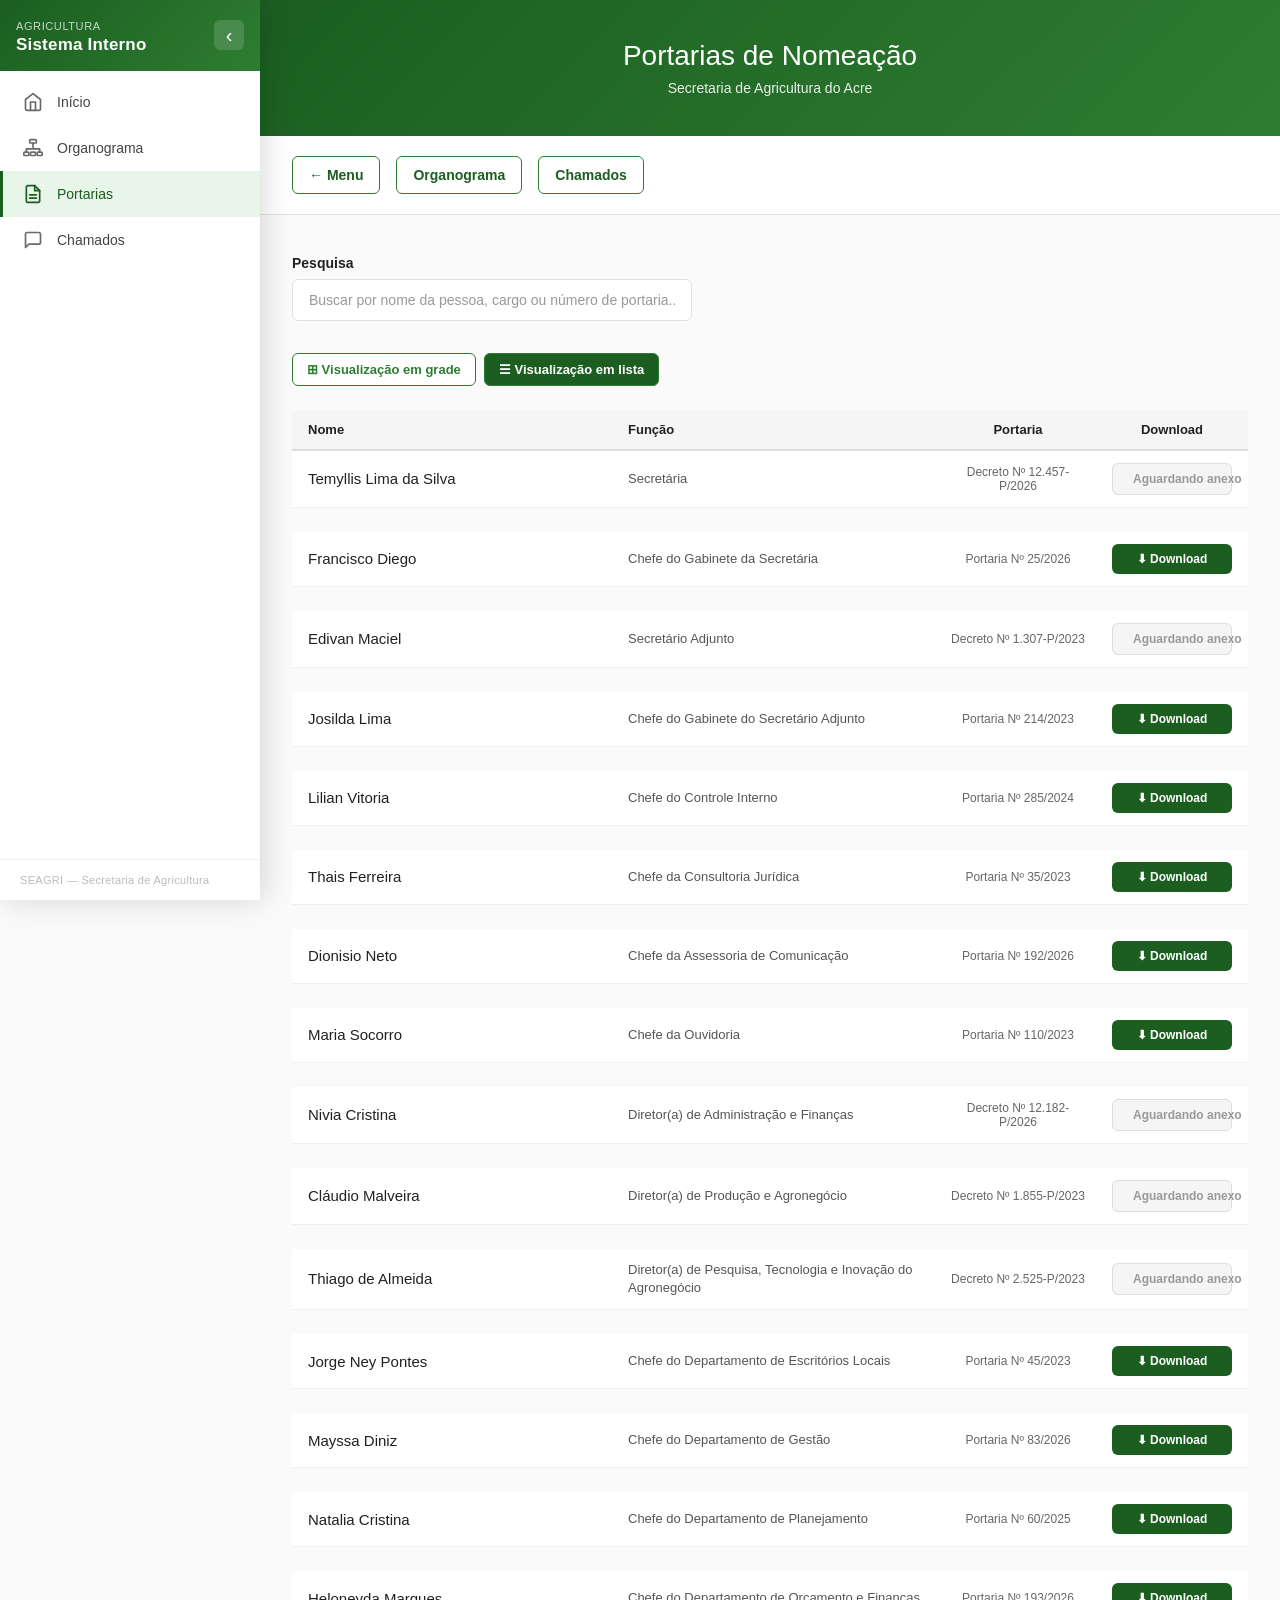
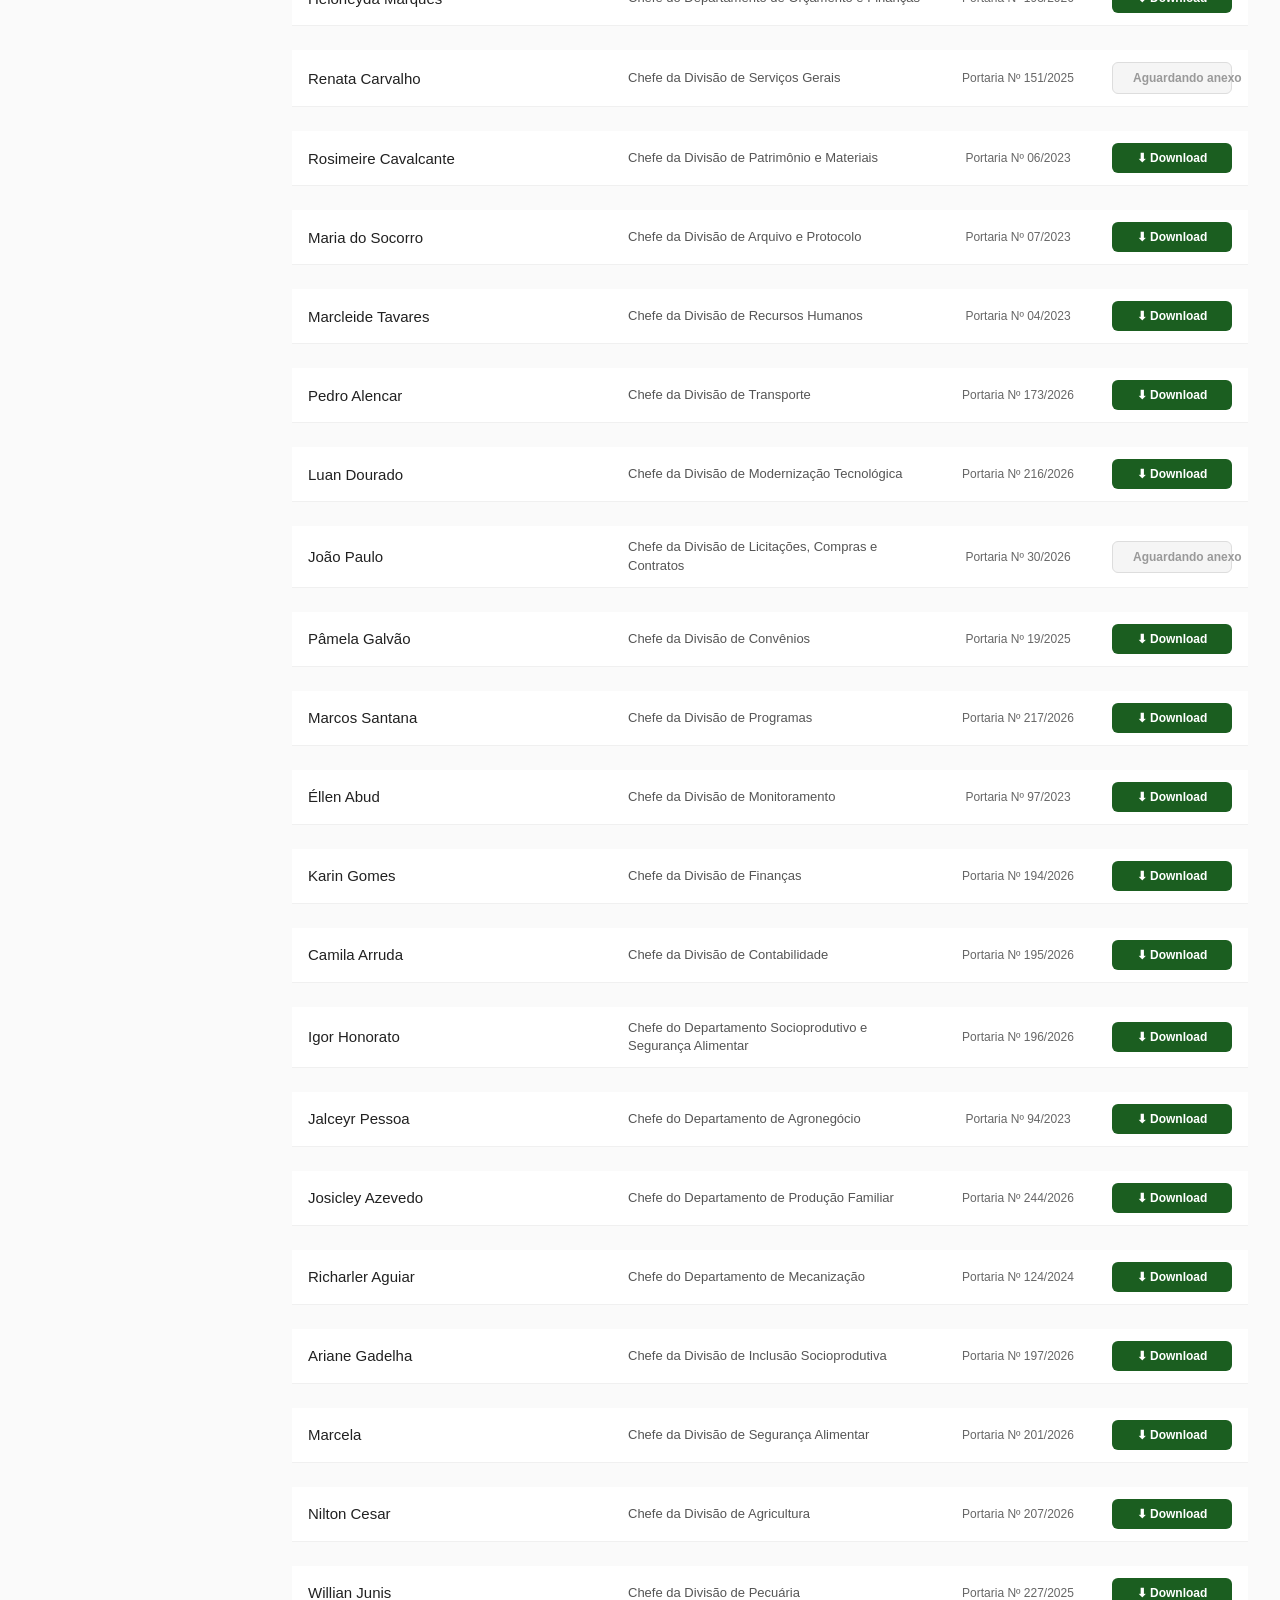
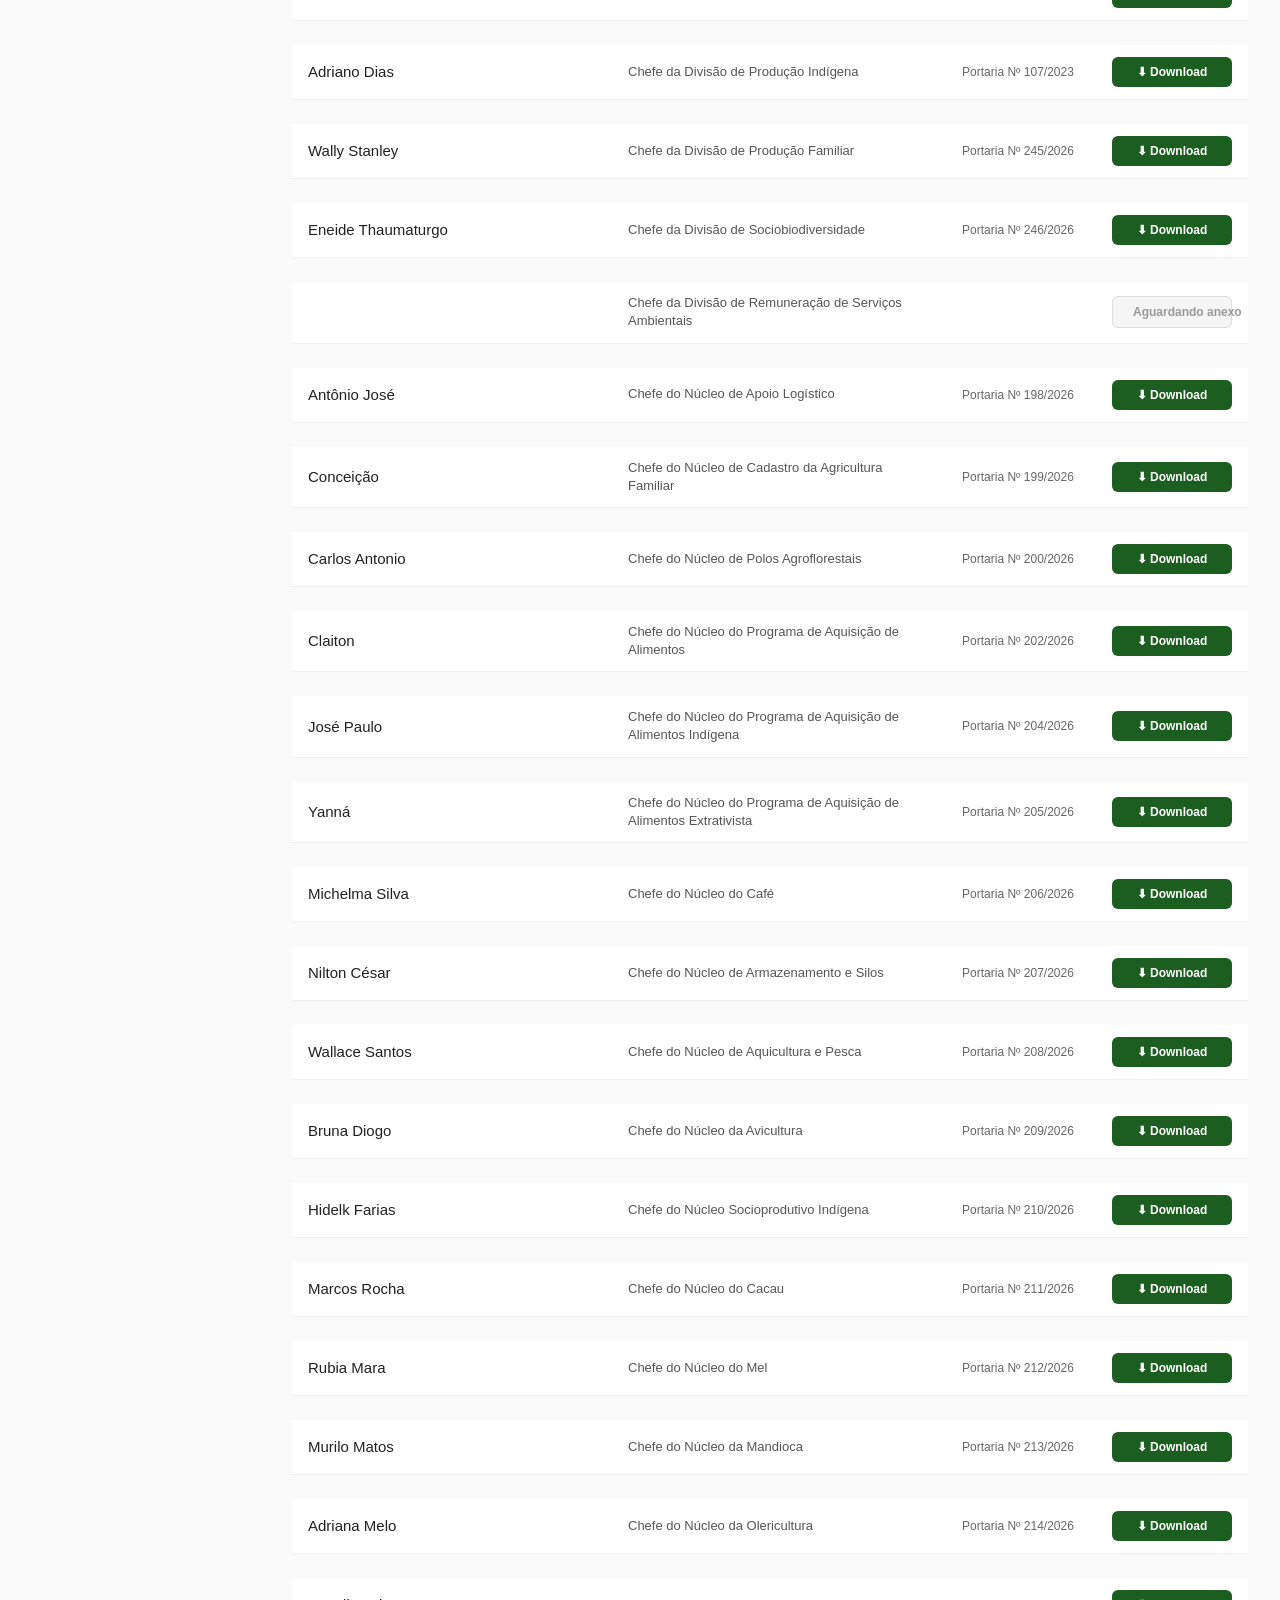
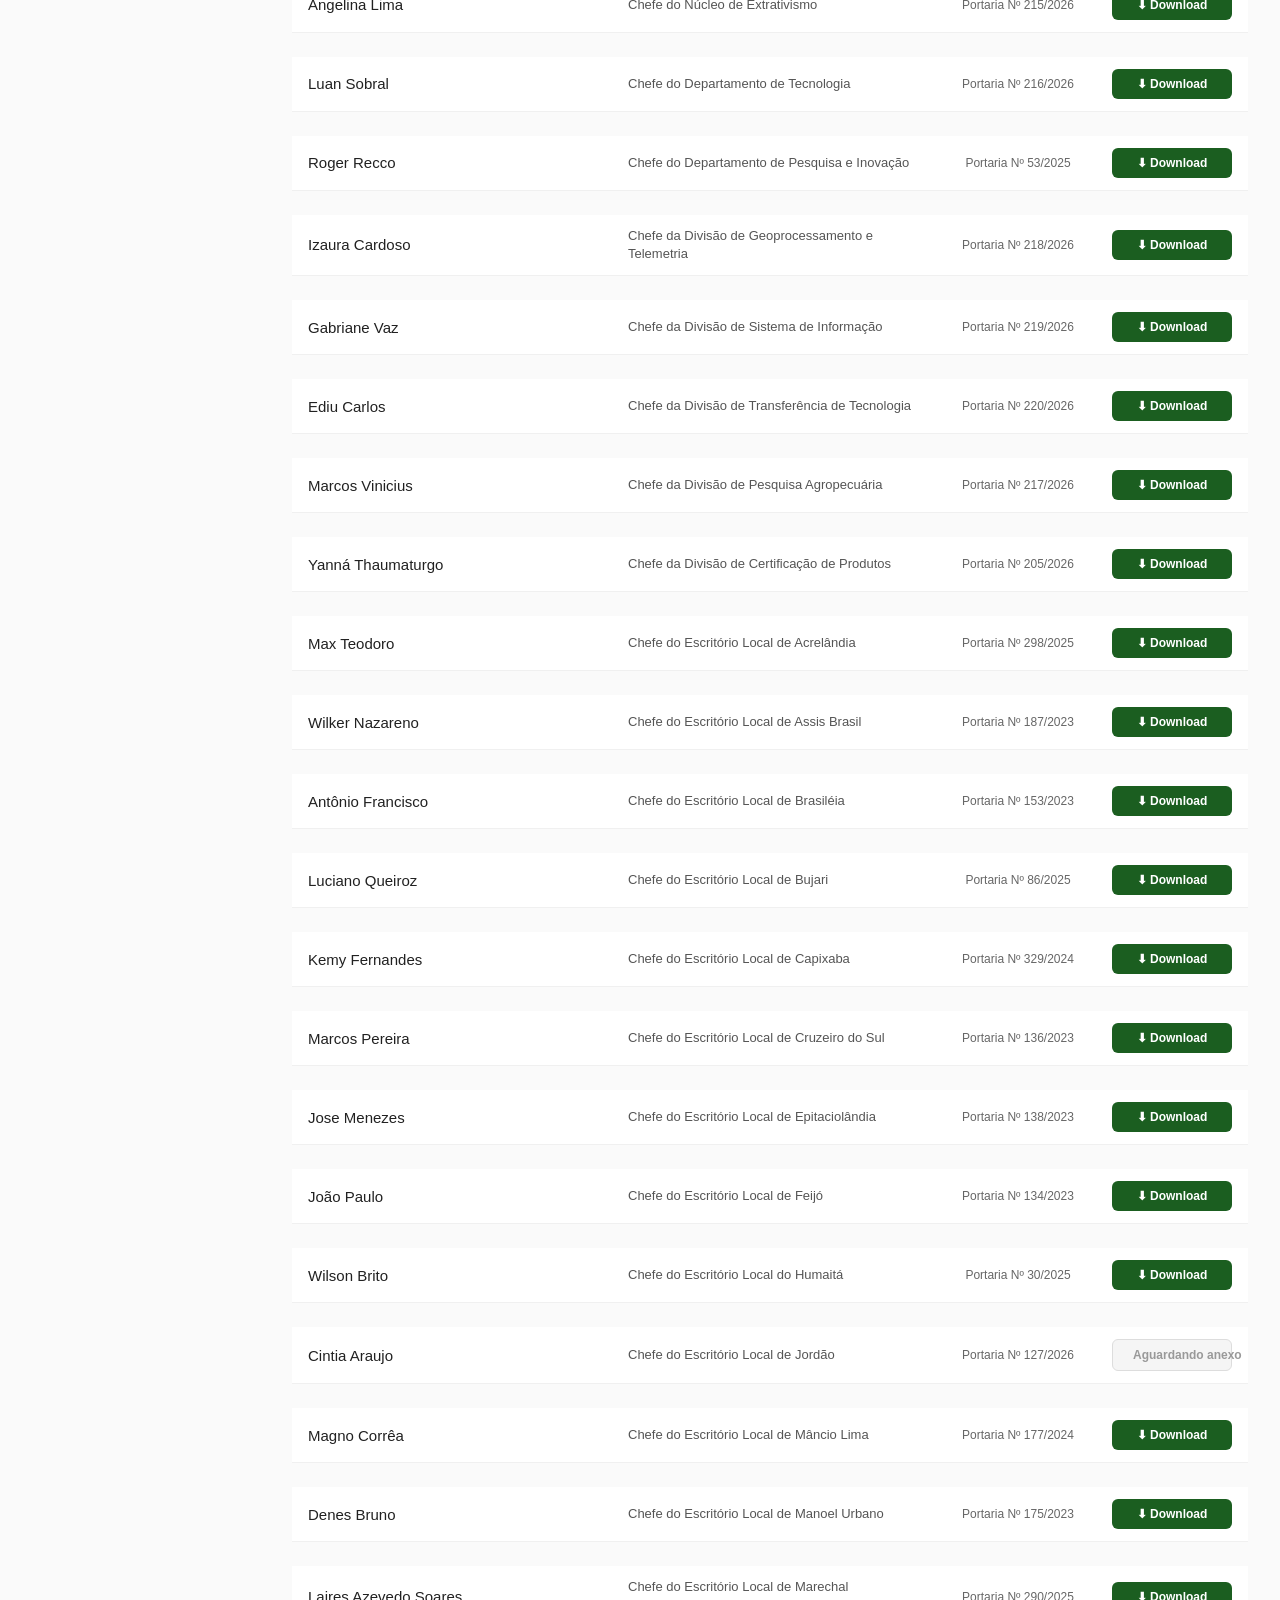
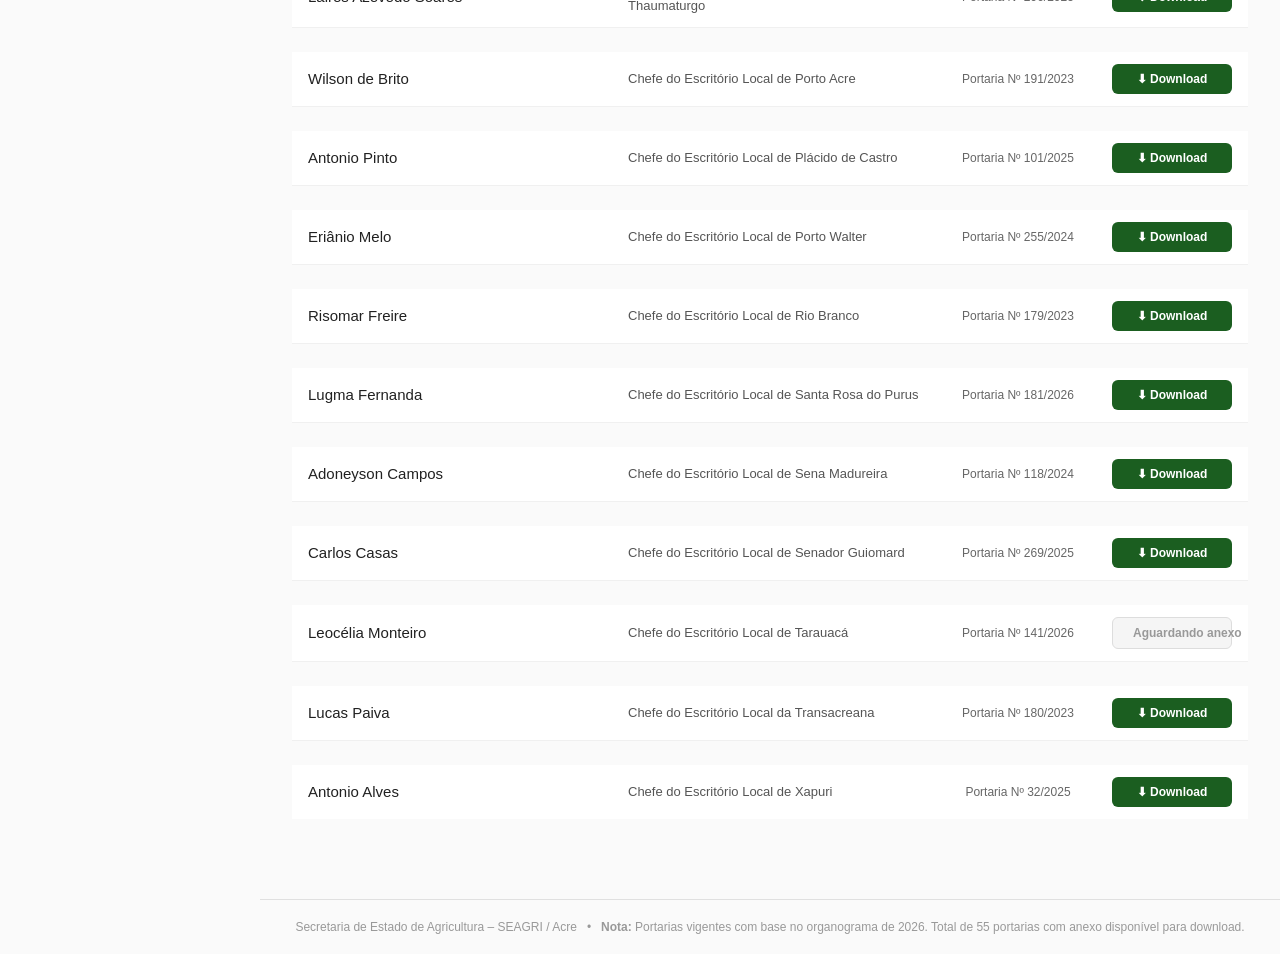
<file: portarias.html>
<!DOCTYPE html>
<html lang="pt-BR">
<head>
<meta charset="UTF-8">
<meta name="viewport" content="width=device-width, initial-scale=1.0">
<title>Portarias SEAGRI</title>
<link rel="icon" type="image/svg+xml" href="favicon.svg">
<meta property="og:title" content="Portarias SEAGRI">
<meta property="og:description" content="Portarias de designação e nomeação da Secretaria de Agricultura do Acre.">
<meta property="og:type" content="website">
<link rel="stylesheet" href="base.css">
<link rel="stylesheet" href="portarias.css">
</head>
<body class="sidebar-open">
<button class="sidebar-expand" id="sidebarExpand" aria-label="Expandir menu">&#8250;</button>
<div class="sidebar-backdrop" id="sidebarBackdrop"></div>
<nav class="sidebar open" id="sidebar">
  <div class="sidebar-head">
    <div class="sidebar-head-info">
      <div class="sidebar-head-sub">Agricultura</div>
      <div class="sidebar-head-title">Sistema Interno</div>
    </div>
    <button class="sidebar-toggle" id="sidebarToggle" aria-label="Recolher">&#8249;</button>
  </div>
  <div class="sidebar-nav">
    <a class="sidebar-link" href="index.html" data-page="index">
      <svg class="sidebar-icon" viewBox="0 0 24 24" fill="none" stroke="currentColor" stroke-width="2" stroke-linecap="round" stroke-linejoin="round"><path d="M3 9l9-7 9 7v11a2 2 0 01-2 2H5a2 2 0 01-2-2z"/><polyline points="9 22 9 12 15 12 15 22"/></svg>
      Início
    </a>
    <a class="sidebar-link" href="organograma.html" data-page="organograma">
      <svg class="sidebar-icon" viewBox="0 0 24 24" fill="none" stroke="currentColor" stroke-width="2" stroke-linecap="round" stroke-linejoin="round"><rect x="8" y="2" width="8" height="4" rx="1"/><rect x="1" y="17" width="6" height="4" rx="1"/><rect x="9" y="17" width="6" height="4" rx="1"/><rect x="17" y="17" width="6" height="4" rx="1"/><path d="M12 6v5M4 17v-4h16v4"/></svg>
      Organograma
    </a>
    <a class="sidebar-link" href="portarias.html" data-page="portarias">
      <svg class="sidebar-icon" viewBox="0 0 24 24" fill="none" stroke="currentColor" stroke-width="2" stroke-linecap="round" stroke-linejoin="round"><path d="M14 2H6a2 2 0 00-2 2v16a2 2 0 002 2h12a2 2 0 002-2V8z"/><polyline points="14 2 14 8 20 8"/><line x1="16" y1="13" x2="8" y2="13"/><line x1="16" y1="17" x2="8" y2="17"/></svg>
      Portarias
    </a>
    <a class="sidebar-link" href="chamados.html" data-page="chamados">
      <svg class="sidebar-icon" viewBox="0 0 24 24" fill="none" stroke="currentColor" stroke-width="2" stroke-linecap="round" stroke-linejoin="round"><path d="M21 15a2 2 0 01-2 2H7l-4 4V5a2 2 0 012-2h14a2 2 0 012 2z"/></svg>
      Chamados
    </a>
    <a class="sidebar-link" href="contatos.html" data-page="contatos" id="sidebarLinkContatos">
      <svg class="sidebar-icon" viewBox="0 0 24 24" fill="none" stroke="currentColor" stroke-width="2" stroke-linecap="round" stroke-linejoin="round"><path d="M17 21v-2a4 4 0 00-4-4H5a4 4 0 00-4 4v2"/><circle cx="9" cy="7" r="4"/><path d="M23 21v-2a4 4 0 00-3-3.87M16 3.13a4 4 0 010 7.75"/></svg>
      Contatos
    </a>
  </div>
  <div class="sidebar-foot">SEAGRI &mdash; Secretaria de Agricultura</div>
</nav>
<script>(function(){var t=document.getElementById('sidebarToggle'),e=document.getElementById('sidebarExpand'),b=document.getElementById('sidebarBackdrop'),s=document.getElementById('sidebar');function openSidebar(){s.classList.add('open');document.body.classList.add('sidebar-open')}function closeSidebar(){s.classList.remove('open');document.body.classList.remove('sidebar-open')}t.addEventListener('click',closeSidebar);if(e)e.addEventListener('click',openSidebar);document.addEventListener('keydown',function(k){if(k.key==='Escape')closeSidebar()});var p=location.pathname.split('/').pop().replace('.html','');if(!p||p==='')p='index';var a=document.querySelector('.sidebar-link[data-page="'+p+'"]');if(a)a.classList.add('ativo');function refreshAdmin(){var c=document.getElementById('sidebarLinkContatos');if(c)c.style.display=sessionStorage.getItem('seagri_admin')==='1'?'':'none';}refreshAdmin();window._sidebarRefreshAdmin=refreshAdmin;})();</script>
<header>
  <h1>Portarias de Nomeação</h1>
  <p>Secretaria de Agricultura do Acre</p>
</header>

<div class="nav-buttons">
  <a href="index.html">&larr; Menu</a>
  <a href="organograma.html">Organograma</a>
  <a href="chamados.html">Chamados</a>
</div>

<div class="container">
  <div class="search-box">
    <label for="searchInput">Pesquisa</label>
    <input id="searchInput" type="text" placeholder="Buscar por nome da pessoa, cargo ou número de portaria...">
  </div>

  <div class="view-controls">
    <button class="view-btn" id="gridViewBtn" title="Visualização em grade">⊞ Visualização em grade</button>
    <button class="view-btn active" id="listViewBtn" title="Visualização em lista">☰ Visualização em lista</button>
  </div>

  <div class="list-header" id="listHeader">
    <div class="list-header-item list-header-nome">Nome</div>
    <div class="list-header-item list-header-cargo">Função</div>
    <div class="list-header-item list-header-portaria">Portaria</div>
    <div class="list-header-item list-header-acao">Download</div>
  </div>

  <div class="setores" id="setoresContainer"></div>
</div>

<footer>
  Secretaria de Estado de Agricultura &ndash; SEAGRI / Acre &nbsp;&nbsp;&bull;&nbsp;&nbsp;
  <strong>Nota:</strong> Portarias vigentes com base no organograma de 2026.
  Total de 55 portarias com anexo disponível para download.
</footer>

<script>
const portariasPDFMap = {
  "04/2023": "portarias/portarias 2023/[015]-5958327_Publicacao.pdf",
  "06/2023": "portarias/portarias 2023/[015]-5958327_Publicacao.pdf",
  "07/2023": "portarias/portarias 2023/[015]-5958327_Publicacao.pdf",
  "35/2023": "portarias/portarias 2023/[066]-6025855_Publicacao.pdf",
  "45/2023": "portarias/portarias 2023/[082]-6065080_Publicacao.pdf",
  "94/2023": "portarias/portarias 2023/[149]-6204238_Publicacao.pdf",
  "97/2023": "portarias/portarias 2023/[149]-6204238_Publicacao.pdf",
  "107/2023": "portarias/portarias 2023/[159]-6204795_Publicacao.pdf",
  "110/2023": "portarias/portarias 2023/[127]-6188760_Publicacao.pdf",
  "134/2023": "portarias/portarias 2023/[199]-6355713_Publicacao.pdf",
  "136/2023": "portarias/portarias 2023/[199]-6355713_Publicacao.pdf",
  "138/2023": "portarias/portarias 2023/[199]-6355713_Publicacao.pdf",
  "153/2023": "portarias/portarias 2023/[218]-6444113_Publicacao.pdf",
  "175/2023": "portarias/portarias 2023/[252]-6499223_Publicacao.pdf",
  "179/2023": "portarias/portarias 2023/[259]-6501228_Publicacao.pdf",
  "180/2023": "portarias/portarias 2023/[259]-6501228_Publicacao.pdf",
  "187/2023": "portarias/portarias 2023/[264]-6501405_Publicacao.pdf",
  "191/2023": "portarias/portarias 2023/[266]-6508343_Publicacao.pdf",
  "213/2023": "portarias/portarias 2023/[272]-6736012_Publicacao.pdf",
  "214/2023": "portarias/portarias 2023/[274]-6751629_Publicacao.pdf",
  "118/2024": "portarias/portarias 2024/[094]-0011286402_Publicacao.pdf",
  "124/2024": "portarias/portarias 2024/[100]-0011304172_Publicacao.pdf",
  "177/2024": "portarias/portarias 2024/[110]-0011990282_Publicacao.pdf",
  "255/2024": "portarias/portarias 2024/[144]-0012930490_Publicacao.pdf",
  "280/2024": "portarias/portarias 2024/[158]-0013209229_Publicacao.pdf",
  "285/2024": "portarias/portarias 2024/[161]-0013278709_Publicacao_Portaria_285___Republicado___Chefe.pdf",
  "329/2024": "portarias/portarias 2024/[217]-0013616259_Publicacao.pdf",
  "192/2026": "portarias/portarias 2026/Portaria 192 - Dionisio Ferreira do Vale Neto.pdf",
  "193/2026": "portarias/portarias 2026/Portaria 193 - Heloneyda Marques de Oliveira.pdf",
  "194/2026": "portarias/portarias 2026/Portaria 194 - Karin Gomes Barlatti.pdf",
  "195/2026": "portarias/portarias 2026/Portaria 195 - Camila de Melo Pires Arruda Oliveira.pdf",
  "196/2026": "portarias/portarias 2026/Portaria 196 - Igor Honorato Leduino da Silva.pdf",
  "197/2026": "portarias/portarias 2026/Portaria 197 - Ariane Gadelha dos Santos.pdf",
  "198/2026": "portarias/portarias 2026/Portaria 198 - Antonio Jose Pereira da Silva.pdf",
  "199/2026": "portarias/portarias 2026/Portaria 199 - Maria da Conceicao Almeida.pdf",
  "200/2026": "portarias/portarias 2026/Portaria 200 - Carlos Antonio Pinheiro da Silva.pdf",
  "201/2026": "portarias/portarias 2026/Portaria 201 - Marcela Rocha da Silva.pdf",
  "202/2026": "portarias/portarias 2026/Portaria 202 - Claiton Roniere Oliveira.pdf",
  "204/2026": "portarias/portarias 2026/Portaria 204 - Jose Paulo dos Santos Silva.pdf",
  "205/2026": "portarias/portarias 2026/Portaria 205 - Yanna Thaumaturgo Motta.pdf",
  "206/2026": "portarias/portarias 2026/Portaria 206 - Michelma Neves de Lima.pdf",
  "207/2026": "portarias/portarias 2026/Portaria 207 - Nilton Cesar de Souza.pdf",
  "208/2026": "portarias/portarias 2026/Portaria 208 - Wallace Santos Batista.pdf",
  "209/2026": "portarias/portarias 2026/Portaria 209 - Bruna da Silva Diogo.pdf",
  "210/2026": "portarias/portarias 2026/Portaria 210 - Hidelk Dinarte Farias de Albuquerque.pdf",
  "211/2026": "portarias/portarias 2026/Portaria 211 - Marcos Rocha da Silva.pdf",
  "212/2026": "portarias/portarias 2026/Portaria 212 - Rubia Mara Pessoa da Costa Lima.pdf",
  "213/2026": "portarias/portarias 2026/Portaria 213 - Murilo de Araujo Matos Filho.pdf",
  "214/2026": "portarias/portarias 2026/Portaria 214 - Adriana da Silva Melo.pdf",
  "215/2026": "portarias/portarias 2026/Portaria 215 - Angelina Frota de Lima.pdf",
  "216/2026": "portarias/portarias 2026/Portaria 216 - Luan Sobral Dourado.pdf",
  "217/2026": "portarias/portarias 2026/Portaria 217 - Marcos Vinicius Rodrigues Santana.pdf",
  "218/2026": "portarias/portarias 2026/Portaria 218 - Izaura Maria Cardoso Barros de Sa.pdf",
  "219/2026": "portarias/portarias 2026/Portaria 219 - Gabriane Morais Vaz.pdf",
  "220/2026": "portarias/portarias 2026/Portaria 220 - Ediu Carlos da Silva Junior.pdf",
  "19/2025": "portarias/portarias 2025/[023]-0013959607_Publicacao.pdf",
  "25/2026": "portarias/portarias 2026/Portaria 25 - Francisco Diego Soares de Messias.pdf",
  "30/2025": "portarias/portarias 2025/[029]-0014215576_Publicacao.pdf",
  "32/2025": "portarias/portarias 2025/[033]-0014231639_Publicacao.pdf",
  "53/2025": "portarias/portarias 2025/[043]-0014601644_Publicacao_da_Portaria_n._53_2025___Chefia_do_Dep._de.pdf",
  "60/2025": "portarias/portarias 2025/[051]-0014721879_Publicacao_da_Portaria_60_2025__.pdf",
  "83/2026": "portarias/portarias 2026/Portaria 83 - Mayssa Jhully Oliveira de Souza Diniz.pdf",
  "86/2025": "portarias/portarias 2025/[071]-0015089859_Publicacao.pdf",
  "101/2025": "portarias/portarias 2025/[087]-0015406227_Publicacao.pdf",
  "102/2025": "portarias/portarias 2025/[089]-0015466098_Publicacao.pdf",
  "132/2025": "portarias/portarias 2025/[113]-0016096089_Publicacao.pdf",
  "173/2026": "portarias/portarias 2026/Portaria 173 - Pedro de Alencar Pedrosa Matos.pdf",
  "181/2026": "portarias/portarias 2026/Portaria 181 - Lugma Fernanda Pinheiro de Moura.pdf",
  "205/2026": "portarias/portarias 2026/Portaria 205 - Yanna Thaumaturgo Motta.pdf",
  "216/2026": "portarias/portarias 2026/Portaria 216 - Luan Sobral Dourado.pdf",
  "217/2026": "portarias/portarias 2026/Portaria 217 - Marcos Vinicius Rodrigues Santana.pdf",
  "227/2025": "portarias/portarias 2025/[129]-0017061525_Publicacao.pdf",
  "244/2026": "portarias/portarias 2026/Portaria 244-246 - Josicley, Wally, Eneide.pdf",
  "245/2026": "portarias/portarias 2026/Portaria 244-246 - Josicley, Wally, Eneide.pdf",
  "246/2026": "portarias/portarias 2026/Portaria 244-246 - Josicley, Wally, Eneide.pdf",
  "269/2025": "portarias/portarias 2025/[143]-0018040909_Publicacao.pdf",
  "290/2025": "portarias/portarias 2025/[145]-0018081245_Publicacao.pdf",
  "298/2025": "portarias/portarias 2025/[151]-0018170345_Publicacao.pdf"
};

const portariasDados = [
  {titulo:"Secretária",pessoa:"Temyllis Lima da Silva",portaria:"Decreto Nº 12.457-P/2026"},
  {titulo:"Gabinete da Secretária",pessoa:"Francisco Diego",portaria:"Portaria Nº 25/2026"},
  {titulo:"Secretário Adjunto",pessoa:"Edivan Maciel",portaria:"Decreto Nº 1.307-P/2023"},
  {titulo:"Gabinete do Secretário Adjunto",pessoa:"Josilda Lima",portaria:"Portaria Nº 214/2023"},
  {titulo:"Controle Interno",pessoa:"Lilian Vitoria",portaria:"Portaria Nº 285/2024"},
  {titulo:"Consultoria Jurídica",pessoa:"Thais Ferreira",portaria:"Portaria Nº 35/2023"},
  {titulo:"Assessoria de Comunicação",pessoa:"Dionisio Neto",portaria:"Portaria Nº 192/2026"},
  {titulo:"Ouvidoria",pessoa:"Maria Socorro",portaria:"Portaria Nº 110/2023"},
  {titulo:"Diretoria de Administração e Finanças",pessoa:"Nivia Cristina",portaria:"Decreto Nº 12.182-P/2026"},
  {titulo:"Diretoria de Produção e Agronegócio",pessoa:"Cláudio Malveira",portaria:"Decreto Nº 1.855-P/2023"},
  {titulo:"Diretoria de Pesquisa, Tecnologia e Inovação do Agronegócio",pessoa:"Thiago de Almeida",portaria:"Decreto Nº 2.525-P/2023"},
  {titulo:"Departamento de Escritórios Locais",pessoa:"Jorge Ney Pontes",portaria:"Portaria Nº 45/2023"},
  {titulo:"Departamento de Gestão",pessoa:"Mayssa Diniz",portaria:"Portaria Nº 83/2026"},
  {titulo:"Departamento de Planejamento",pessoa:"Natalia Cristina",portaria:"Portaria Nº 60/2025"},
  {titulo:"Departamento de Orçamento e Finanças",pessoa:"Heloneyda Marques",portaria:"Portaria Nº 193/2026"},
  {titulo:"Divisão de Serviços Gerais",pessoa:"Renata Carvalho",portaria:"Portaria Nº 151/2025"},
  {titulo:"Divisão de Patrimônio e Materiais",pessoa:"Rosimeire Cavalcante",portaria:"Portaria Nº 06/2023"},
  {titulo:"Divisão de Arquivo e Protocolo",pessoa:"Maria do Socorro",portaria:"Portaria Nº 07/2023"},
  {titulo:"Divisão de Recursos Humanos",pessoa:"Marcleide Tavares",portaria:"Portaria Nº 04/2023"},
  {titulo:"Divisão de Transporte",pessoa:"Pedro Alencar",portaria:"Portaria Nº 173/2026"},
  {titulo:"Divisão de Modernização Tecnológica",pessoa:"Luan Dourado",portaria:"Portaria Nº 216/2026"},
  {titulo:"Divisão de Licitações, Compras e Contratos",pessoa:"João Paulo",portaria:"Portaria Nº 30/2026"},
  {titulo:"Divisão de Convênios",pessoa:"Pâmela Galvão",portaria:"Portaria Nº 19/2025"},
  {titulo:"Divisão de Programas",pessoa:"Marcos Santana",portaria:"Portaria Nº 217/2026"},
  {titulo:"Divisão de Monitoramento",pessoa:"Éllen Abud",portaria:"Portaria Nº 97/2023"},
  {titulo:"Divisão de Finanças",pessoa:"Karin Gomes",portaria:"Portaria Nº 194/2026"},
  {titulo:"Divisão de Contabilidade",pessoa:"Camila Arruda",portaria:"Portaria Nº 195/2026"},
  {titulo:"Departamento Socioprodutivo e Segurança Alimentar",pessoa:"Igor Honorato",portaria:"Portaria Nº 196/2026"},
  {titulo:"Departamento de Agronegócio",pessoa:"Jalceyr Pessoa",portaria:"Portaria Nº 94/2023"},
  {titulo:"Departamento de Produção Familiar",pessoa:"Josicley Azevedo",portaria:"Portaria Nº 244/2026"},
  {titulo:"Departamento de Mecanização",pessoa:"Richarler Aguiar",portaria:"Portaria Nº 124/2024"},
  {titulo:"Divisão de Inclusão Socioprodutiva",pessoa:"Ariane Gadelha",portaria:"Portaria Nº 197/2026"},
  {titulo:"Divisão de Segurança Alimentar",pessoa:"Marcela",portaria:"Portaria Nº 201/2026"},
  {titulo:"Divisão de Agricultura",pessoa:"Nilton Cesar",portaria:"Portaria Nº 207/2026"},
  {titulo:"Divisão de Pecuária",pessoa:"Willian Junis",portaria:"Portaria Nº 227/2025"},
  {titulo:"Divisão de Produção Indígena",pessoa:"Adriano Dias",portaria:"Portaria Nº 107/2023"},
  {titulo:"Divisão de Produção Familiar",pessoa:"Wally Stanley",portaria:"Portaria Nº 245/2026"},
  {titulo:"Divisão de Sociobiodiversidade",pessoa:"Eneide Thaumaturgo",portaria:"Portaria Nº 246/2026"},
  {titulo:"Divisão de Remuneração de Serviços Ambientais",pessoa:"",portaria:""},
  {titulo:"Núcleo de Apoio Logístico",pessoa:"Antônio José",portaria:"Portaria Nº 198/2026"},
  {titulo:"Núcleo de Cadastro da Agricultura Familiar",pessoa:"Conceição",portaria:"Portaria Nº 199/2026"},
  {titulo:"Núcleo de Polos Agroflorestais",pessoa:"Carlos Antonio",portaria:"Portaria Nº 200/2026"},
  {titulo:"Núcleo do Programa de Aquisição de Alimentos",pessoa:"Claiton",portaria:"Portaria Nº 202/2026"},
  {titulo:"Núcleo do Programa de Aquisição de Alimentos Indígena",pessoa:"José Paulo",portaria:"Portaria Nº 204/2026"},
  {titulo:"Núcleo do Programa de Aquisição de Alimentos Extrativista",pessoa:"Yanná",portaria:"Portaria Nº 205/2026"},
  {titulo:"Núcleo do Café",pessoa:"Michelma Silva",portaria:"Portaria Nº 206/2026"},
  {titulo:"Núcleo de Armazenamento e Silos",pessoa:"Nilton César",portaria:"Portaria Nº 207/2026"},
  {titulo:"Núcleo de Aquicultura e Pesca",pessoa:"Wallace Santos",portaria:"Portaria Nº 208/2026"},
  {titulo:"Núcleo da Avicultura",pessoa:"Bruna Diogo",portaria:"Portaria Nº 209/2026"},
  {titulo:"Núcleo Socioprodutivo Indígena",pessoa:"Hidelk Farias",portaria:"Portaria Nº 210/2026"},
  {titulo:"Núcleo do Cacau",pessoa:"Marcos Rocha",portaria:"Portaria Nº 211/2026"},
  {titulo:"Núcleo do Mel",pessoa:"Rubia Mara",portaria:"Portaria Nº 212/2026"},
  {titulo:"Núcleo da Mandioca",pessoa:"Murilo Matos",portaria:"Portaria Nº 213/2026"},
  {titulo:"Núcleo da Olericultura",pessoa:"Adriana Melo",portaria:"Portaria Nº 214/2026"},
  {titulo:"Núcleo de Extrativismo",pessoa:"Angelina Lima",portaria:"Portaria Nº 215/2026"},
  {titulo:"Departamento de Tecnologia",pessoa:"Luan Sobral",portaria:"Portaria Nº 216/2026"},
  {titulo:"Departamento de Pesquisa e Inovação",pessoa:"Roger Recco",portaria:"Portaria Nº 53/2025"},
  {titulo:"Divisão de Geoprocessamento e Telemetria",pessoa:"Izaura Cardoso",portaria:"Portaria Nº 218/2026"},
  {titulo:"Divisão de Sistema de Informação",pessoa:"Gabriane Vaz",portaria:"Portaria Nº 219/2026"},
  {titulo:"Divisão de Transferência de Tecnologia",pessoa:"Ediu Carlos",portaria:"Portaria Nº 220/2026"},
  {titulo:"Divisão de Pesquisa Agropecuária",pessoa:"Marcos Vinicius",portaria:"Portaria Nº 217/2026"},
  {titulo:"Divisão de Certificação de Produtos",pessoa:"Yanná Thaumaturgo",portaria:"Portaria Nº 205/2026"},
  {titulo:"Escritório Local de Acrelândia",pessoa:"Max Teodoro",portaria:"Portaria Nº 298/2025"},
  {titulo:"Escritório Local de Assis Brasil",pessoa:"Wilker Nazareno",portaria:"Portaria Nº 187/2023"},
  {titulo:"Escritório Local de Brasiléia",pessoa:"Antônio Francisco",portaria:"Portaria Nº 153/2023"},
  {titulo:"Escritório Local de Bujari",pessoa:"Luciano Queiroz",portaria:"Portaria Nº 86/2025"},
  {titulo:"Escritório Local de Capixaba",pessoa:"Kemy Fernandes",portaria:"Portaria Nº 329/2024"},
  {titulo:"Escritório Local de Cruzeiro do Sul",pessoa:"Marcos Pereira",portaria:"Portaria Nº 136/2023"},
  {titulo:"Escritório Local de Epitaciolândia",pessoa:"Jose Menezes",portaria:"Portaria Nº 138/2023"},
  {titulo:"Escritório Local de Feijó",pessoa:"João Paulo",portaria:"Portaria Nº 134/2023"},
  {titulo:"Escritório Local do Humaitá",pessoa:"Wilson Brito",portaria:"Portaria Nº 30/2025"},
  {titulo:"Escritório Local de Jordão",pessoa:"Cintia Araujo",portaria:"Portaria Nº 127/2026"},
  {titulo:"Escritório Local de Mâncio Lima",pessoa:"Magno Corrêa",portaria:"Portaria Nº 177/2024"},
  {titulo:"Escritório Local de Manoel Urbano",pessoa:"Denes Bruno",portaria:"Portaria Nº 175/2023"},
  {titulo:"Escritório Local de Marechal Thaumaturgo",pessoa:"Laires Azevedo Soares",portaria:"Portaria Nº 290/2025"},
  {titulo:"Escritório Local de Porto Acre",pessoa:"Wilson de Brito",portaria:"Portaria Nº 191/2023"},
  {titulo:"Escritório Local de Plácido de Castro",pessoa:"Antonio Pinto",portaria:"Portaria Nº 101/2025"},
  {titulo:"Escritório Local de Porto Walter",pessoa:"Eriânio Melo",portaria:"Portaria Nº 255/2024"},
  {titulo:"Escritório Local de Rio Branco",pessoa:"Risomar Freire",portaria:"Portaria Nº 179/2023"},
  {titulo:"Escritório Local de Santa Rosa do Purus",pessoa:"Lugma Fernanda",portaria:"Portaria Nº 181/2026"},
  {titulo:"Escritório Local de Sena Madureira",pessoa:"Adoneyson Campos",portaria:"Portaria Nº 118/2024"},
  {titulo:"Escritório Local de Senador Guiomard",pessoa:"Carlos Casas",portaria:"Portaria Nº 269/2025"},
  {titulo:"Escritório Local de Tarauacá",pessoa:"Leocélia Monteiro",portaria:"Portaria Nº 141/2026"},
  {titulo:"Escritório Local da Transacreana",pessoa:"Lucas Paiva",portaria:"Portaria Nº 180/2023"},
  {titulo:"Escritório Local de Xapuri",pessoa:"Antonio Alves",portaria:"Portaria Nº 32/2025"}
];

function getPortariaKey(portariaStr) {
  const match = portariaStr.match(/(\d+)\/(\d{4})/);
  return match ? `${match[1]}/${match[2]}` : null;
}

function getPreposicao(titulo) {
  const femininos = ['diretoria','divisão','consultoria','assessoria','ouvidoria','secretária'];
  const lower = titulo.toLowerCase();
  for (const f of femininos) {
    if (lower.startsWith(f)) return 'da';
  }
  return 'do';
}

function getCargoLabel(titulo, pessoa) {
  const lower = titulo.toLowerCase();
  if (lower.startsWith('secretária') || lower.startsWith('secretário')) return titulo;
  if (lower.startsWith('diretoria')) {
    const nomeSetor = titulo.replace(/^Diretoria\s+/i, '');
    return `Diretor(a) ${nomeSetor}`;
  }
  const prep = getPreposicao(titulo);
  return `Chefe ${prep} ${titulo}`;
}

function renderPortarias() {
  const container = document.getElementById('setoresContainer');

  portariasDados.forEach(p => {
    const card = document.createElement('div');
    card.className = 'portaria-card';

    const key = getPortariaKey(p.portaria);
    const pdfPath = portariasPDFMap[key];

    const linkHTML = pdfPath
      ? `<a href="${pdfPath}" download class="portaria-link has-pdf" title="Baixar PDF">⬇ Download</a>`
      : `<span class="portaria-link no-pdf" title="Em breve">Aguardando anexo</span>`;

    card.innerHTML = `
      <div class="card-setor">
        <h2>${p.titulo}</h2>
      </div>
      <div class="card-body">
        <p class="chefe-nome">${p.pessoa}</p>
        <p class="chefe-cargo">${getCargoLabel(p.titulo)}</p>
        <p class="portaria-num">${p.portaria}</p>
        ${linkHTML}
      </div>
    `;
    container.appendChild(card);
  });
}

document.getElementById('searchInput').addEventListener('input', e => {
  const term = e.target.value.toLowerCase();
  document.querySelectorAll('.portaria-card').forEach(card => {
    const text = card.textContent.toLowerCase();
    card.style.display = term === '' || text.includes(term) ? '' : 'none';
  });
});

renderPortarias();

const setoresContainer = document.getElementById('setoresContainer');
const gridViewBtn = document.getElementById('gridViewBtn');
const listViewBtn = document.getElementById('listViewBtn');
const listHeader = document.getElementById('listHeader');

function updateListViewClasses() {
  const cards = document.querySelectorAll('.portaria-card');
  cards.forEach(card => {
    const cardSetor = card.querySelector('.card-setor');
    const cardBody = card.querySelector('.card-body');
    if (setoresContainer.classList.contains('list-view')) {
      card.classList.add('list-view');
      cardSetor.classList.add('list-view');
      cardBody.classList.add('list-view');
      listHeader.style.display = '';
    } else {
      card.classList.remove('list-view');
      cardSetor.classList.remove('list-view');
      cardBody.classList.remove('list-view');
      listHeader.style.display = 'none';
    }
  });
}

// Inicializar com modo lista como padrão
setoresContainer.classList.add('list-view');
updateListViewClasses();

gridViewBtn.addEventListener('click', () => {
  setoresContainer.classList.remove('list-view');
  gridViewBtn.classList.add('active');
  listViewBtn.classList.remove('active');
  updateListViewClasses();
});

listViewBtn.addEventListener('click', () => {
  setoresContainer.classList.add('list-view');
  listViewBtn.classList.add('active');
  gridViewBtn.classList.remove('active');
  updateListViewClasses();
});
</script>
</body>
</html>
</file>
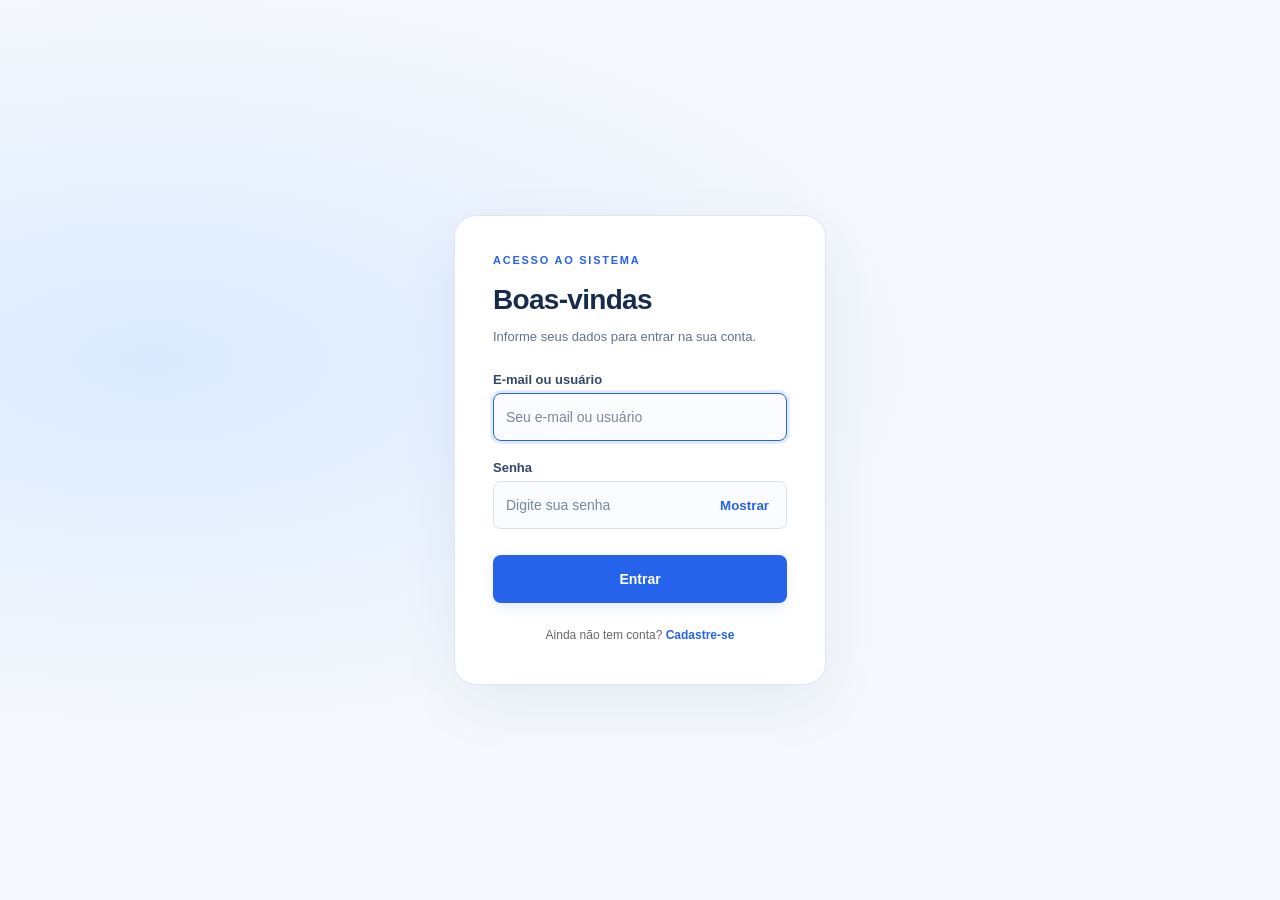
<file: pages/admin-login.html>
<!DOCTYPE html>
<html lang="pt-BR">
<head>
<meta charset="UTF-8">
<meta name="viewport" content="width=device-width, initial-scale=1.0">
<title>Entrar | Sistema</title>
<link rel="icon" type="image/svg+xml" href="../favicon.svg">
<link rel="stylesheet" href="../css/base.css?v=2026091501">
<link rel="stylesheet" href="../css/admin-auth.css?v=2026091503">
</head>
<body class="login-page">
<main class="admin-auth login-layout">
  <div class="admin-card">
    <div id="painelStatus" hidden>
      <p class="admin-desc" id="statusTexto"></p>
      <button class="admin-submit" type="button" id="statusSair">Sair</button>
    </div>
    <div id="painelFormularios">
      <form id="formEntrar">
        <span class="login-eyebrow">ACESSO AO SISTEMA</span>
        <h2 class="login-title">Boas-vindas</h2>
        <p class="admin-desc">Informe seus dados para entrar na sua conta.</p>
        <label for="entEmail">E-mail ou usuário</label>
        <input id="entEmail" placeholder="Seu e-mail ou usuário" autocapitalize="none" spellcheck="false" type="text" autocomplete="username" required>
        <label for="entSenha">Senha</label>
        <div class="login-password"><input id="entSenha" placeholder="Digite sua senha" type="password" autocomplete="current-password" required><button type="button" id="mostrarSenha" aria-controls="entSenha" aria-pressed="false">Mostrar</button></div>
        <button class="admin-submit" type="submit">Entrar</button>
        <p class="admin-troca">Ainda não tem conta? <a href="#" id="linkParaCadastro">Cadastre-se</a></p>
      </form>
      <form id="formCadastrar" hidden>
        <h2 class="login-title">Crie sua conta</h2><p class="admin-desc">Preencha seus dados. O acesso fica pendente até o responsável aprovar o cadastro.</p>
        <label for="cadNome">Nome</label>
        <input id="cadNome" type="text" autocomplete="given-name" required>
        <label for="cadSobrenome">Sobrenome</label>
        <input id="cadSobrenome" type="text" autocomplete="family-name" required>
        <label for="cadLogin">Login (gerado automaticamente)</label>
        <input id="cadLogin" type="text" disabled>
        <label for="cadSenha">Senha</label>
        <input id="cadSenha" type="password" autocomplete="new-password" minlength="6" required>
        <button class="admin-submit" type="submit">Cadastrar</button>
        <p class="admin-troca">Já tem conta? <a href="#" id="linkParaEntrar">Entrar</a></p>
      </form>
    </div>
    <p class="admin-msg" id="adminMsg" role="status"></p>
  </div>
</main>
<script src="../js/banco-config.js?v=2026091406"></script>
<script src="../js/admin-auth.js?v=2026091404"></script>
<script src="../js/admin-login.js?v=2026091501"></script>
</body>
</html>
</file>
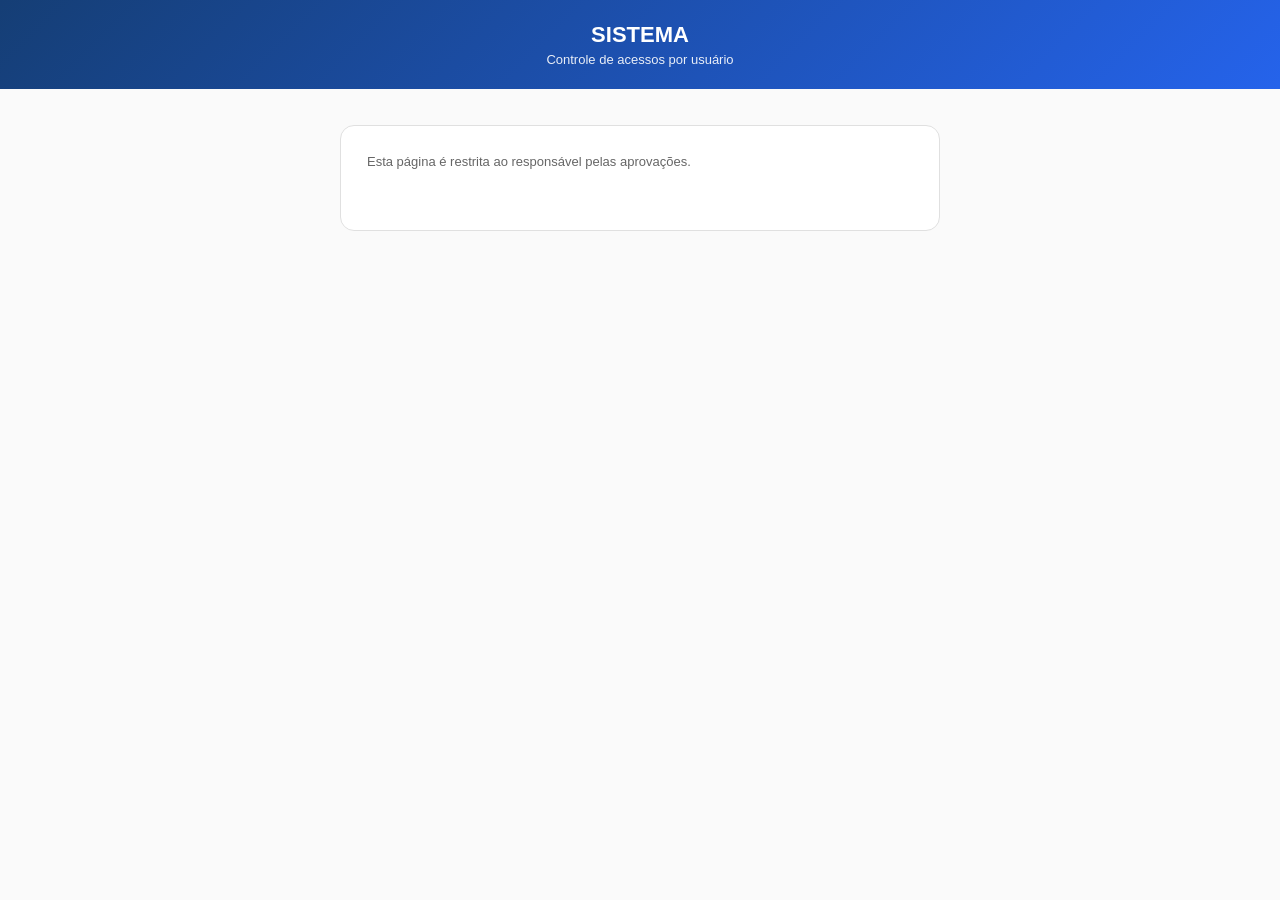
<file: pages/admin-permissoes.html>
<!DOCTYPE html>
<html lang="pt-BR">
<head>
<meta charset="UTF-8">
<meta name="viewport" content="width=device-width, initial-scale=1.0">
<title>SISTEMA</title>
<link rel="icon" type="image/svg+xml" href="../favicon.svg">
<link rel="stylesheet" href="../css/base.css?v=2026091501">
<link rel="stylesheet" href="../css/admin-auth.css?v=2026091502">
</head>
<body>
<header><h1>SISTEMA</h1><p>Controle de acessos por usuário</p></header>
<main class="admin-auth admin-auth-larga">
  <div class="admin-card">
    <p class="admin-desc" id="avisoAcesso" hidden>Esta página é restrita ao responsável pelas aprovações.</p>
    <ul class="lista-solicitacoes" id="listaPermissoes"></ul>
    <p class="admin-msg" id="adminMsg" role="status"></p>
  </div>
</main>
<script src="../js/banco-config.js?v=2026091406"></script>
<script src="../js/admin-auth.js?v=2026091404"></script>
<script src="../js/admin-permissoes.js?v=2026091402"></script>
</body>
</html>
</file>
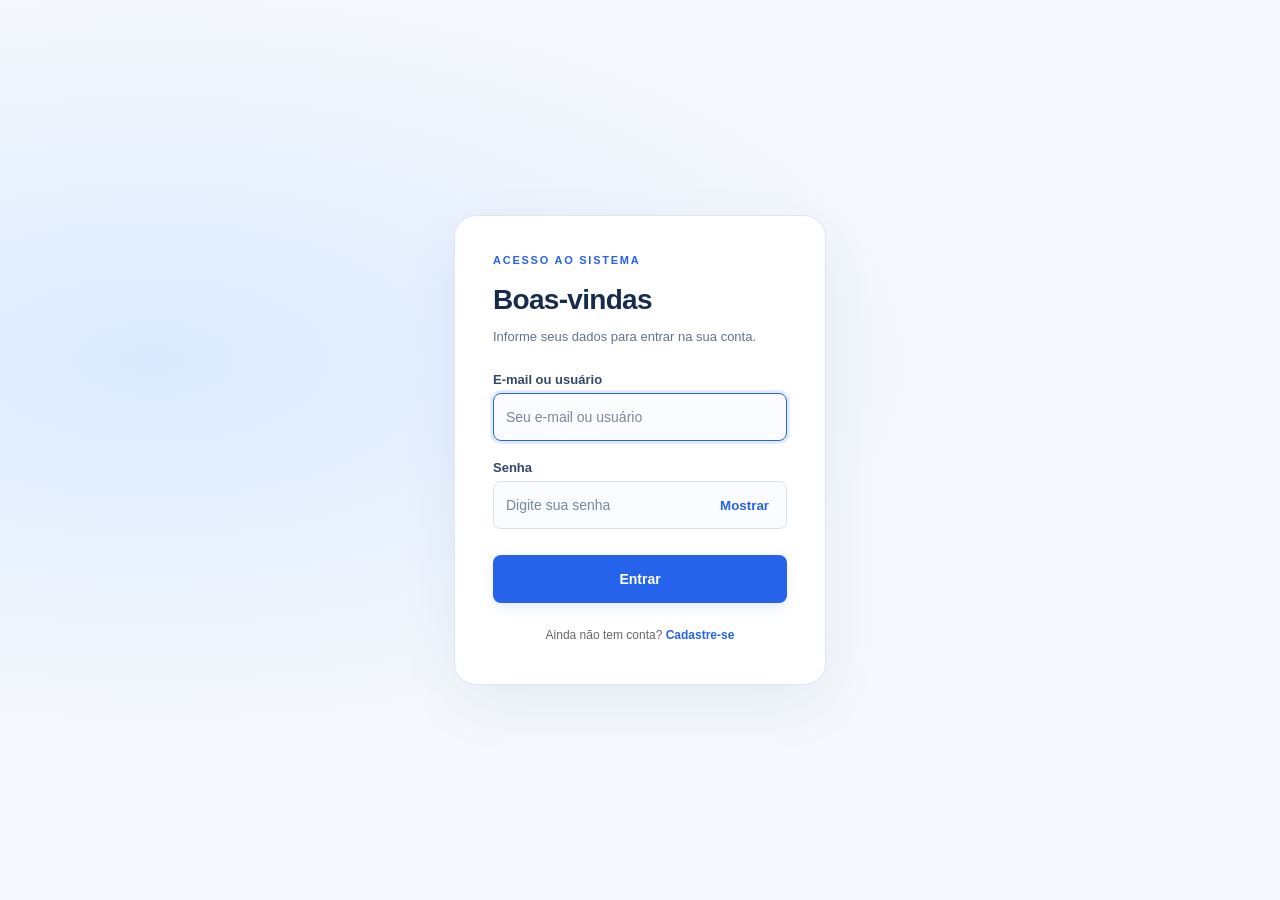
<file: pages/admin-trocar-senha.html>
<!DOCTYPE html>
<html lang="pt-BR">
<head>
<meta charset="UTF-8">
<meta name="viewport" content="width=device-width, initial-scale=1.0">
<title>SISTEMA</title>
<link rel="icon" type="image/svg+xml" href="../favicon.svg">
<script src="../js/banco-config.js?v=2026091406"></script>
<script src="../js/admin-auth.js?v=2026091404"></script>
<script src="../js/admin-gate.js?v=2026091402"></script>
<link rel="stylesheet" href="../css/base.css?v=2026091501">
<link rel="stylesheet" href="../css/admin-auth.css?v=2026091502">
</head>
<body>
<header><h1>SISTEMA</h1><p>Trocar senha</p></header>
<main class="admin-auth">
  <div class="admin-card">
    <form id="formTrocar">
      <p class="admin-desc">Sua conta foi cadastrada com uma senha temporária. Escolha uma nova senha para continuar.</p>
      <label for="senha1">Nova senha</label>
      <input id="senha1" type="password" autocomplete="new-password" minlength="6" required>
      <label for="senha2">Confirmar nova senha</label>
      <input id="senha2" type="password" autocomplete="new-password" minlength="6" required>
      <button class="admin-submit" type="submit">Trocar senha</button>
    </form>
    <p class="admin-msg" id="adminMsg" role="status"></p>
  </div>
</main>
<script src="../js/admin-trocar-senha.js?v=2026091401"></script>
</body>
</html>
</file>
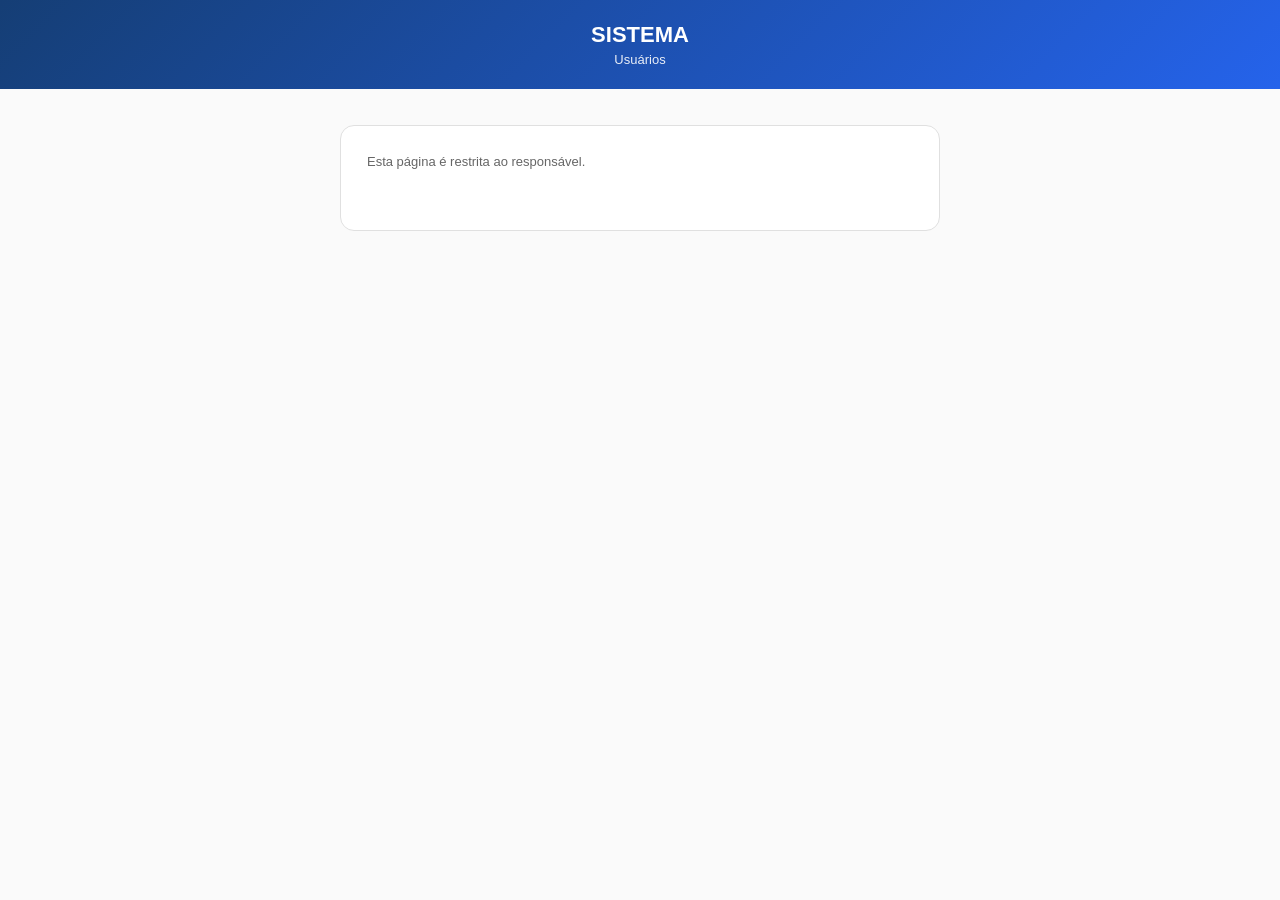
<file: pages/admin-usuarios.html>
<!DOCTYPE html>
<html lang="pt-BR">
<head>
<meta charset="UTF-8">
<meta name="viewport" content="width=device-width, initial-scale=1.0">
<title>SISTEMA</title>
<link rel="icon" type="image/svg+xml" href="../favicon.svg">
<link rel="stylesheet" href="../css/base.css?v=2026091501">
<link rel="stylesheet" href="../css/admin-auth.css?v=2026091502">
</head>
<body>
<header><h1>SISTEMA</h1><p>Usuários</p></header>
<main class="admin-auth admin-auth-larga">
  <div class="admin-card">
    <p class="admin-desc" id="avisoAcesso" hidden>Esta página é restrita ao responsável.</p>
    <div id="painelUsuarios">
      <form id="formNovo">
        <p class="admin-desc">Cadastrar um novo usuário já aprovado (não passa pela fila de pendentes). A senha padrão é 123456; a pessoa é obrigada a trocá-la no primeiro acesso.</p>
        <label for="novoNome">Nome</label>
        <input id="novoNome" type="text" autocomplete="off" required>
        <label for="novoSobrenome">Sobrenome</label>
        <input id="novoSobrenome" type="text" autocomplete="off" required>
        <label for="novoLogin">Login (gerado automaticamente)</label>
        <input id="novoLogin" type="text" disabled>
        <button class="admin-submit" type="submit">Cadastrar usuário</button>
      </form>
      <ul class="lista-solicitacoes" id="listaUsuarios"></ul>
    </div>
    <p class="admin-msg" id="adminMsg" role="status"></p>
  </div>
</main>
<script src="../js/banco-config.js?v=2026091406"></script>
<script src="../js/admin-auth.js?v=2026091404"></script>
<script src="../js/admin-usuarios.js?v=2026091403"></script>
</body>
</html>
</file>
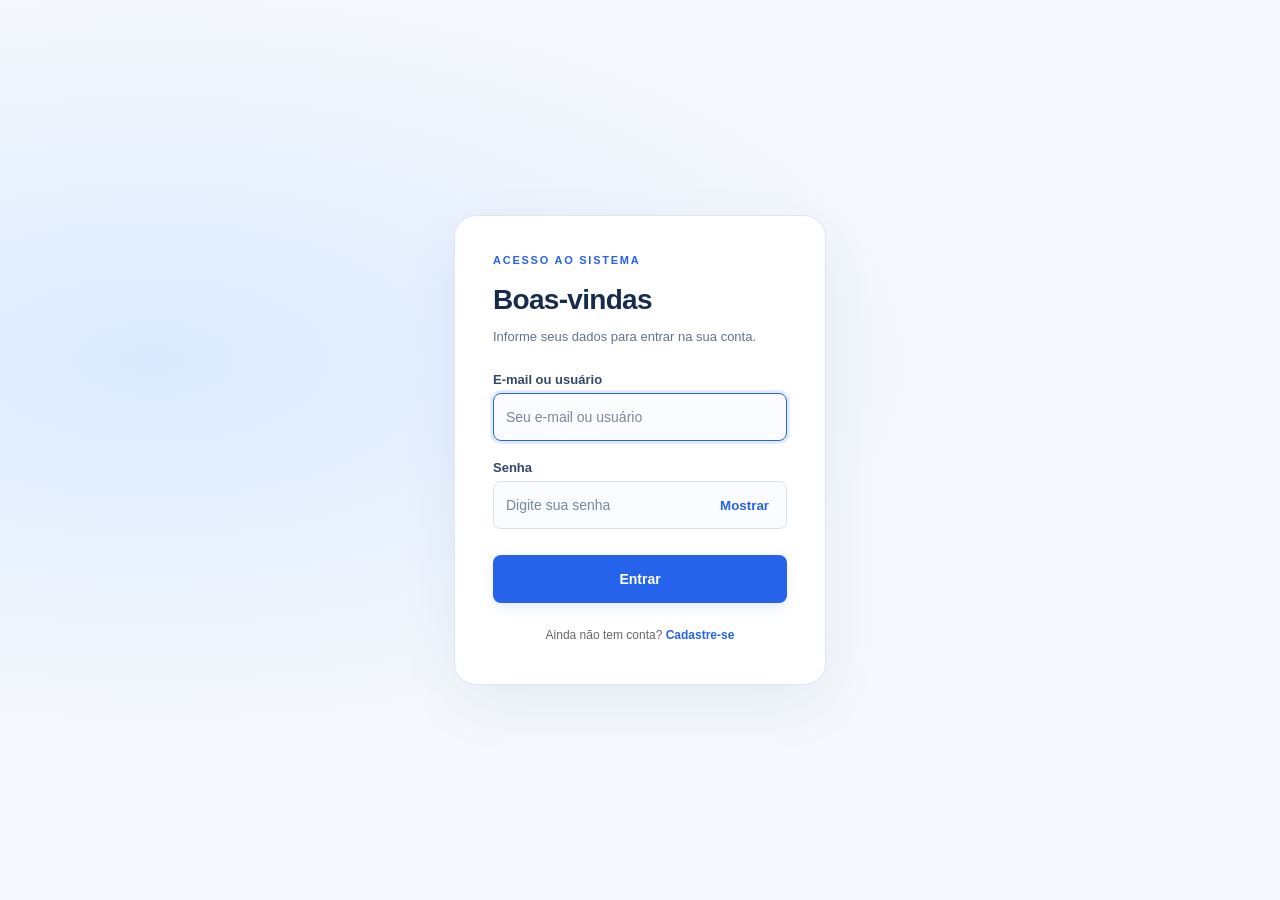
<file: pages/chamados.html>
<!DOCTYPE html>
<html lang="pt-BR">
<head>
<meta charset="UTF-8">
<meta name="viewport" content="width=device-width, initial-scale=1.0">
<title>SISTEMA</title>
<link rel="icon" type="image/svg+xml" href="../favicon.svg">
<script src="../js/banco-config.js?v=2026091406"></script>
<script src="../js/admin-auth.js?v=2026091404"></script>
<script src="../js/admin-gate.js?v=2026091402"></script>
<meta property="og:title" content="Chamados">
<meta property="og:description" content="Sistema de chamados de lotação e habilitação de assinatura.">
<meta property="og:type" content="website">
<link rel="stylesheet" href="../css/base.css?v=2026091501">
<link rel="stylesheet" href="../css/chamados.css?v=2026091501">
</head>
<body>
<header>
  <a class="voltar-btn" href="index.html">&#8592; In&iacute;cio</a>
  <h1>SISTEMA</h1>
</header>

<div class="wrap">
  <div class="meta">
    <div class="card"><b>Total de portarias:</b> 28 (n&ordm; 192 a 220)</div>
    <div class="card"><b>Data das portarias:</b> 19 de junho de 2026</div>
    <div class="card"><b>Publica&ccedil;&atilde;o:</b> 23 de junho de 2026</div>
    <div class="card"><b>Autoridade:</b> Temyllis Lima da Silva &ndash; Secret&aacute;ria de Estado de Agricultura</div>
  </div>

  <div class="tools">
    <div class="progresso-container">
      <div class="progresso-titulo">
        <span>Progresso: <strong id="progresso-texto">0/28</strong></span>
        <span id="progresso-percentual">0%</span>
      </div>
      <div class="progresso-barra">
        <div class="progresso-fill" id="progresso-fill"></div>
      </div>
    </div>
    <input id="busca" type="text" placeholder="Filtrar por nome, unidade ou n&uacute;mero da portaria...">
    <button id="limparProgresso" class="btn-limpar-progresso">Limpar Progresso</button>
  </div>

  <table id="tabela">
    <thead>
      <tr>
        <th>Arquivo</th>
        <th>Texto da solicita&ccedil;&atilde;o</th>
      </tr>
    </thead>
    <tbody>
    </tbody>
  </table>

  <h2 class="secao-titulo">Acesso a Setores Subordinados &ndash; Chefes de Departamento/Divis&atilde;o</h2>
  <p class="secao-desc">Solicita&ccedil;&otilde;es adicionais para que chefes de Departamento e/ou Divis&atilde;o tenham acesso aos setores (Divis&otilde;es e/ou N&uacute;cleos) subordinados a eles, conforme o encadeamento da Portaria n&ordm; 187/2026. Apenas chefias com setores subordinados constam nesta se&ccedil;&atilde;o.</p>

  <div class="tools">
    <div class="progresso-container">
      <div class="progresso-titulo">
        <span>Progresso: <strong id="progresso-texto2">0/7</strong></span>
        <span id="progresso-percentual2">0%</span>
      </div>
      <div class="progresso-barra">
        <div class="progresso-fill" id="progresso-fill2"></div>
      </div>
    </div>
    <input id="busca2" type="text" placeholder="Filtrar por nome, unidade ou n&uacute;mero da portaria...">
    <button id="limparProgresso2" class="btn-limpar-progresso">Limpar Progresso</button>
  </div>

  <table id="tabela2">
    <thead>
      <tr>
        <th>Chefia</th>
        <th>Texto da solicita&ccedil;&atilde;o</th>
      </tr>
    </thead>
    <tbody>
    </tbody>
  </table>

  <h2 class="secao-titulo">Lota&ccedil;&atilde;o de Usu&aacute;rio</h2>
  <p class="secao-desc">Solicita&ccedil;&otilde;es de adi&ccedil;&atilde;o de setor de lota&ccedil;&atilde;o para servidores, mantendo o setor de lota&ccedil;&atilde;o atual.</p>

  <div class="tools">
    <div class="progresso-container">
      <div class="progresso-titulo">
        <span>Progresso: <strong id="progresso-texto3">0/10</strong></span>
        <span id="progresso-percentual3">0%</span>
      </div>
      <div class="progresso-barra">
        <div class="progresso-fill" id="progresso-fill3"></div>
      </div>
    </div>
    <input id="busca3" type="text" placeholder="Filtrar por nome ou setor...">
    <button id="limparProgresso3" class="btn-limpar-progresso">Limpar Progresso</button>
  </div>

  <table id="tabela3">
    <thead>
      <tr>
        <th>Servidor</th>
        <th>Texto da solicita&ccedil;&atilde;o</th>
      </tr>
    </thead>
    <tbody>
    </tbody>
  </table>
</div>
<script>
const dados = [
 {n:"192", arq:"Portaria 192 - Dionisio Ferreira do Vale Neto.pdf", orig:"[03]-0021487054_Publicacao.pdf", nome:"Dionisio Ferreira do Vale Neto", chefia:"Chefe da Assessoria de Comunicação – ASCOM"},
 {n:"193", arq:"Portaria 193 - Heloneyda Marques de Oliveira.pdf", orig:"[05]-0021487149_Publicacao.pdf", nome:"Heloneyda Marques de Oliveira", chefia:"Chefe do Departamento de Orçamento e Finanças – DEOF"},
 {n:"194", arq:"Portaria 194 - Karin Gomes Barlatti.pdf", orig:"[07]-0021487244_Publicacao.pdf", nome:"Karin Gomes Barlatti", chefia:"Chefe da Divisão de Finanças – DIF"},
 {n:"195", arq:"Portaria 195 - Camila de Melo Pires Arruda Oliveira.pdf", orig:"[09]-0021487390_Publicacao.pdf", nome:"Camila de Melo Pires Arruda Oliveira", chefia:"Chefe da Divisão de Contabilidade – DIC"},
 {n:"196", arq:"Portaria 196 - Igor Honorato Leduino da Silva.pdf", orig:"[11]-0021487550_Publicacao.pdf", nome:"Igor Honorato Leduino da Silva", chefia:"Chefe do Departamento Socioprodutivo e Segurança Alimentar – DESAN"},
 {n:"197", arq:"Portaria 197 - Ariane Gadelha dos Santos.pdf", orig:"[13]-0021487748_Publicacao.pdf", nome:"Ariane Gadelha dos Santos", chefia:"Chefe da Divisão de Inclusão Socioprodutiva – DIIS"},
 {n:"198", arq:"Portaria 198 - Antonio Jose Pereira da Silva.pdf", orig:"[15]-0021487877_Publicacao.pdf", nome:"Antônio José Pereira da Silva", chefia:"Chefe do Núcleo de Apoio Logístico – NAP"},
 {n:"199", arq:"Portaria 199 - Maria da Conceicao Almeida.pdf", orig:"[17]-0021487975_Publicacao.pdf", nome:"Maria da Conceição Almeida", chefia:"Chefe do Núcleo de Cadastro da Agricultura Familiar – NCAF"},
 {n:"200", arq:"Portaria 200 - Carlos Antonio Pinheiro da Silva.pdf", orig:"[19]-0021488051_Publicacao.pdf", nome:"Carlos Antônio Pinheiro da Silva", chefia:"Chefe do Núcleo de Polos Agroflorestais – NPOLO"},
 {n:"201", arq:"Portaria 201 - Marcela Rocha da Silva.pdf", orig:"[21]-0021488125_Publicacao.pdf", nome:"Marcela Rocha da Silva", chefia:"Chefe da Divisão de Segurança Alimentar – DISAN"},
 {n:"202", arq:"Portaria 202 - Claiton Roniere Oliveira.pdf", orig:"[23]-0021488206_Publicacao.pdf", nome:"Claiton Roniere Oliveira", chefia:"Chefe do Núcleo do Programa de Aquisição de Alimentos – NPAA"},
 {n:"204", arq:"Portaria 204 - Jose Paulo dos Santos Silva.pdf", orig:"[25]-0021488298_Publicacao.pdf", nome:"José Paulo dos Santos Silva", chefia:"Chefe do Núcleo do Programa de Aquisição de Alimentos Indígena – NPAAI"},
 {n:"205", arq:"Portaria 205 - Yanna Thaumaturgo Motta.pdf", orig:"[27]-0021488361_Publicacao.pdf", nome:"Yanna Thaumaturgo Motta", chefia:"Chefe do Núcleo do Programa de Aquisição de Alimentos Extrativista – NPAAEX e Chefe da Divisão de Certificação de Produtos – DICP"},
 {n:"206", arq:"Portaria 206 - Michelma Neves de Lima.pdf", orig:"[29]-0021488488_Publicacao.pdf", nome:"Michelma Neves de Lima", chefia:"Chefe do Núcleo do Café – NUCAF"},
 {n:"207", arq:"Portaria 207 - Nilton Cesar de Souza.pdf", orig:"[31]-0021488659_Publicacao.pdf", nome:"Nilton César de Souza", chefia:"Chefe da Divisão de Agricultura – DIA e Chefe do Núcleo de Armazenamento e Silos – NUARS"},
 {n:"208", arq:"Portaria 208 - Wallace Santos Batista.pdf", orig:"[33]-0021488757_Publicacao.pdf", nome:"Wallace Santos Batista", chefia:"Chefe da Divisão de Aquicultura e Pesca – DIAPES e Chefe do Núcleo de Aquicultura e Pesca – NUAPES"},
 {n:"209", arq:"Portaria 209 - Bruna da Silva Diogo.pdf", orig:"[35]-0021489141_Publicacao.pdf", nome:"Bruna da Silva Diogo", chefia:"Chefe do Núcleo de Avicultura – NUAV"},
 {n:"210", arq:"Portaria 210 - Hidelk Dinarte Farias de Albuquerque.pdf", orig:"[37]-0021489250_Publicacao.pdf", nome:"Hidelk Dinarte Farias de Albuquerque", chefia:"Chefe do Núcleo Socioprodutivo Indígena – NUSPI"},
 {n:"211", arq:"Portaria 211 - Marcos Rocha da Silva.pdf", orig:"[39]-0021489376_Publicacao.pdf", nome:"Marcos Rocha da Silva", chefia:"Chefe do Núcleo do Cacau – NUCAC"},
 {n:"212", arq:"Portaria 212 - Rubia Mara Pessoa da Costa Lima.pdf", orig:"[41]-0021489429_Publicacao.pdf", nome:"Rúbia Mara Pessoa da Costa Lima", chefia:"Chefe do Núcleo do Mel – NUMEL"},
 {n:"213", arq:"Portaria 213 - Murilo de Araujo Matos Filho.pdf", orig:"[43]-0021489498_Publicacao.pdf", nome:"Murilo de Araújo Matos Filho", chefia:"Chefe do Núcleo da Mandioca – NUMAN"},
 {n:"214", arq:"Portaria 214 - Adriana da Silva Melo.pdf", orig:"[45]-0021489594_Publicacao.pdf", nome:"Adriana da Silva Melo", chefia:"Chefe do Núcleo da Olericultura – NUOLE"},
 {n:"215", arq:"Portaria 215 - Angelina Frota de Lima.pdf", orig:"[47]-0021489672_Publicacao.pdf", nome:"Angelina Frota de Lima", chefia:"Chefe do Núcleo de Extrativismo – NUEX"},
 {n:"216", arq:"Portaria 216 - Luan Sobral Dourado.pdf", orig:"[49]-0021489739_Publicacao.pdf", nome:"Luan Sobral Dourado", chefia:"Chefe do Departamento de Tecnologia – DET e Chefe da Divisão de Modernização Tecnológica – DIMT"},
 {n:"217", arq:"Portaria 217 - Marcos Vinicius Rodrigues Santana.pdf", orig:"[51]-0021489820_Publicacao.pdf", nome:"Marcos Vinicius Rodrigues Santana", chefia:"Chefe da Divisão de Programas – DIPRO e Chefe da Divisão de Pesquisa Agropecuária – DIPA"},
 {n:"218", arq:"Portaria 218 - Izaura Maria Cardoso Barros de Sa.pdf", orig:"[53]-0021489909_Publicacao.pdf", nome:"Izaura Maria Cardoso Barros de Sá", chefia:"Chefe da Divisão de Geoprocessamento e Telemetria – DIGT"},
 {n:"219", arq:"Portaria 219 - Gabriane Morais Vaz.pdf", orig:"[55]-0021490028_Publicacao.pdf", nome:"Gabriane Morais Vaz", chefia:"Chefe da Divisão de Sistema de Informação – DISOFT"},
 {n:"220", arq:"Portaria 220 - Ediu Carlos da Silva Junior.pdf", orig:"[57]-0021490099_Publicacao.pdf", nome:"Ediu Carlos da Silva Junior", chefia:"Chefe da Divisão de Transferência de Tecnologia – DITT"}
];

function gerarTitulo(d){
  return "<b>Alteração de Cadastro de Usuario - Chefia "+d.nome+"</b>";
}
function gerarTituloPlano(d){
  return "Alteração de Cadastro de Usuario - Chefia "+d.nome;
}
function gerarTextoMaior(d){
  let setor = d.chefia.replace(/^Chefe\s+/i, "");
  return "Solicito que o seguinte servidor <span class='u'>"+d.nome+"</span> seja lotado na seguinte unidade <span class='u'>"+setor+"</span> e que tenha permissão para assinar como <span class='u'>"+d.chefia+"</span>, de acordo com a Portaria nº "+d.n+", de 19 de junho de 2026  Conforme portaria em anexo Portaria "+d.n+" - "+d.nome;
}
function gerarTextoMaiorPlano(d){
  let setor = d.chefia.replace(/^Chefe\s+/i, "");
  return "Solicito que o seguinte servidor "+d.nome+" seja lotado na seguinte unidade "+setor+" e que tenha permissão para assinar como "+d.chefia+", de acordo com a Portaria nº "+d.n+", de 19 de junho de 2026  Conforme portaria em anexo Portaria "+d.n+" - "+d.nome;}
const tbody = document.querySelector("#tabela tbody");

const estadoSalvo = JSON.parse(localStorage.getItem("portariasCompletas") || "{}");
const portarias = [];

dados.forEach(d=>{
  const tr=document.createElement("tr");
  const nomeArquivoSemExtensao = d.arq.replace(/\.pdf$/i, "");

  tr.innerHTML =
    "<td class='arq'><span class='num'>Portaria nº "+d.n+"</span><br>"+
      "<span class='status-badge pendente'>Pendente</span><br>"+
      "<a href=\""+encodeURI("../portarias/portarias 2026/"+d.arq)+"\" target=\"_blank\">"+nomeArquivoSemExtensao+"</a></td>"+
    "<td><div class='texto-container'>"+
      "<div class='texto-titulo'>"+
        "<div class='texto-titulo-text'>"+gerarTitulo(d)+"</div>"+
        "<button class='copy copy-titulo'>Copiar texto</button>"+
      "</div>"+
      "<div class='texto-corpo'>"+
        "<div class='texto-corpo-text'>"+gerarTextoMaior(d)+"</div>"+
        "<button class='copy copy-corpo'>Copiar texto</button>"+
      "</div>"+
    "</div></td>";

  const statusBadge = tr.querySelector(".status-badge");
  const btnTitulo = tr.querySelector(".copy-titulo");
  const btnCorpo = tr.querySelector(".copy-corpo");
  const textoTitulo = tr.querySelector(".texto-titulo-text");
  const textoCorpo = tr.querySelector(".texto-corpo-text");

  if(estadoSalvo[d.n]){
    statusBadge.textContent = "Concluído";
    statusBadge.classList.remove("pendente");
    statusBadge.classList.add("concluido");
  }

  const portaria = {
    numero: d.n,
    tr: tr,
    statusBadge: statusBadge,
    btnTitulo: btnTitulo,
    btnCorpo: btnCorpo,
    textoTitulo: textoTitulo,
    textoCorpo: textoCorpo,
    clicouTitulo: false,
    clicouCorpo: false
  };

  portarias.push(portaria);
  tbody.appendChild(tr);
});

function mostrarToast(){
  const toastAntigo = document.querySelector(".toast-notificacao");
  if(toastAntigo){
    toastAntigo.classList.add("toast-saindo");
    setTimeout(()=>toastAntigo.remove(),300);
  }
  const toast = document.createElement("div");
  toast.className = "toast-notificacao";
  toast.textContent = "✓ Copiado para a área de transferência!";
  document.body.appendChild(toast);
  setTimeout(()=>{
    toast.classList.add("toast-saindo");
    setTimeout(()=>toast.remove(),300);
  },3000);
}

function abrirModalCopiaManual(texto){
  let backdrop = document.getElementById("modal-copia-manual");
  if(!backdrop){
    backdrop = document.createElement("div");
    backdrop.id = "modal-copia-manual";
    backdrop.className = "modal-backdrop";
    backdrop.innerHTML =
      "<div class='modal-conteudo'>"+
        "<button class='modal-fechar' id='modal-copia-fechar'>&times;</button>"+
        "<div class='modal-titulo'>Copie o texto manualmente</div>"+
        "<p>Não foi possível copiar automaticamente (restrição do navegador). Toque no campo abaixo — o texto já vem selecionado — e use Ctrl+C (ou Cmd+C no Mac) para copiar.</p>"+
        "<textarea id='modal-copia-texto' class='modal-copia-area' readonly></textarea>"+
      "</div>";
    document.body.appendChild(backdrop);
    backdrop.addEventListener("click", function(e){
      if(e.target === backdrop){ backdrop.classList.remove("ativo"); }
    });
    document.getElementById("modal-copia-fechar").addEventListener("click", function(){
      backdrop.classList.remove("ativo");
    });
  }
  const area = document.getElementById("modal-copia-texto");
  area.value = texto;
  backdrop.classList.add("ativo");
  setTimeout(()=>{ area.focus(); area.select(); }, 50);
}

function copiarTexto(texto){
  function viaExecCommand(){
    try{
      const textArea = document.createElement("textarea");
      textArea.value = texto;
      textArea.style.position = "fixed";
      textArea.style.opacity = "0";
      document.body.appendChild(textArea);
      textArea.focus();
      textArea.select();
      const ok = document.execCommand("copy");
      document.body.removeChild(textArea);
      return ok;
    }catch(e){
      return false;
    }
  }

  if(navigator.clipboard && window.isSecureContext){
    navigator.clipboard.writeText(texto).then(()=>{
      mostrarToast();
    }).catch(()=>{
      if(viaExecCommand()){ mostrarToast(); }
      else{ abrirModalCopiaManual(texto); }
    });
  } else {
    if(viaExecCommand()){ mostrarToast(); }
    else{ abrirModalCopiaManual(texto); }
  }
}

portarias.forEach((portaria, indice)=>{
  const d = dados[indice];

  function atualizarBarraProgresso(){
    const concluidas = Object.keys(estadoSalvo).length;
    const total = dados.length;
    const percentual = Math.round((concluidas / total) * 100);

    document.getElementById("progresso-fill").style.width = percentual + "%";
    document.getElementById("progresso-texto").textContent = concluidas + "/" + total;
    document.getElementById("progresso-percentual").textContent = percentual + "%";
  }

  function marcarAnteriorComoConcluida(){
    if(indice > 0){
      const portariaAnterior = portarias[indice - 1];
      portariaAnterior.statusBadge.textContent = "Concluído";
      portariaAnterior.statusBadge.classList.remove("pendente");
      portariaAnterior.statusBadge.classList.add("concluido");
      estadoSalvo[portariaAnterior.numero] = true;
      localStorage.setItem("portariasCompletas", JSON.stringify(estadoSalvo));
      atualizarBarraProgresso();
    }
  }

  portaria.btnTitulo.addEventListener("click",function(){
    copiarTexto(gerarTituloPlano(d));
    portaria.clicouTitulo = true;
    this.classList.add("copiado");
    setTimeout(()=>this.classList.remove("copiado"),1500);

    if(portaria.clicouTitulo && portaria.clicouCorpo){
      marcarAnteriorComoConcluida();
    }
  });

  portaria.btnCorpo.addEventListener("click",function(){
    copiarTexto(gerarTextoMaiorPlano(d));
    portaria.clicouCorpo = true;
    this.classList.add("copiado");
    setTimeout(()=>this.classList.remove("copiado"),1500);

    if(portaria.clicouTitulo && portaria.clicouCorpo){
      marcarAnteriorComoConcluida();
    }
  });

  portaria.textoTitulo.addEventListener("click",function(){
    copiarTexto(gerarTituloPlano(d));
    portaria.clicouTitulo = true;
    portaria.btnTitulo.classList.add("copiado");
    setTimeout(()=>portaria.btnTitulo.classList.remove("copiado"),1500);

    if(portaria.clicouTitulo && portaria.clicouCorpo){
      marcarAnteriorComoConcluida();
    }
  });

  portaria.textoCorpo.addEventListener("click",function(){
    copiarTexto(gerarTextoMaiorPlano(d));
    portaria.clicouCorpo = true;
    portaria.btnCorpo.classList.add("copiado");
    setTimeout(()=>portaria.btnCorpo.classList.remove("copiado"),1500);

    if(portaria.clicouTitulo && portaria.clicouCorpo){
      marcarAnteriorComoConcluida();
    }
  });
});

const concluidas = Object.keys(estadoSalvo).length;
const total = dados.length;
const percentual = Math.round((concluidas / total) * 100);
document.getElementById("progresso-fill").style.width = percentual + "%";
document.getElementById("progresso-texto").textContent = concluidas + "/" + total;
document.getElementById("progresso-percentual").textContent = percentual + "%";

document.getElementById("limparProgresso").addEventListener("click",function(){
  if(confirm("Tem certeza que deseja limpar todo o progresso?")){
    localStorage.removeItem("portariasCompletas");
    location.reload();
  }
});

document.getElementById("busca").addEventListener("input",function(){
  const q=this.value.toLowerCase();
  document.querySelectorAll("#tabela tbody tr").forEach(tr=>{
    tr.style.display = tr.textContent.toLowerCase().includes(q) ? "" : "none";
  });
});

// ===================== SEÇÃO 2: Acesso a Setores Subordinados =====================
const dadosDept = [
 {n:"193", nome:"Heloneyda Marques de Oliveira", chefia:"Chefe do Departamento de Orçamento e Finanças – DEOF", setores:["Divisão de Finanças (DIF)","Divisão de Contabilidade (DIC)"]},
 {n:"196", nome:"Igor Honorato Leduino da Silva", chefia:"Chefe do Departamento Socioprodutivo e Segurança Alimentar – DESAN", setores:["Divisão de Inclusão Socioprodutiva (DIIS)","Núcleo de Apoio Logístico (NAP)","Núcleo de Cadastro da Agricultura Familiar (NCAF)","Núcleo de Polos Agroflorestais (NPOLO)","Divisão de Segurança Alimentar (DISAN)","Núcleo do Programa de Aquisição de Alimentos (NPAA)","Núcleo do Programa de Aquisição de Alimentos Indígena (NPAAI)","Núcleo do Programa de Aquisição de Alimentos Extrativista (NPAAEX)"]},
 {n:"197", nome:"Ariane Gadelha dos Santos", chefia:"Chefe da Divisão de Inclusão Socioprodutiva – DIIS", setores:["Núcleo de Apoio Logístico (NAP)","Núcleo de Cadastro da Agricultura Familiar (NCAF)","Núcleo de Polos Agroflorestais (NPOLO)"]},
 {n:"201", nome:"Marcela Rocha da Silva", chefia:"Chefe da Divisão de Segurança Alimentar – DISAN", setores:["Núcleo do Programa de Aquisição de Alimentos (NPAA)","Núcleo do Programa de Aquisição de Alimentos Indígena (NPAAI)","Núcleo do Programa de Aquisição de Alimentos Extrativista (NPAAEX)"]},
 {n:"207", nome:"Nilton César de Souza", chefia:"Chefe da Divisão de Agricultura – DIA", setores:["Núcleo do Café (NUCAF)","Núcleo de Armazenamento e Silos (NUARS)"]},
 {n:"208", nome:"Wallace Santos Batista", chefia:"Chefe da Divisão de Pecuária/Aquicultura e Pesca – DIPEC/DIAPES", setores:["Núcleo de Aquicultura e Pesca (NUAPES)","Núcleo de Avicultura (NUAV)"]},
 {n:"216", nome:"Luan Sobral Dourado", chefia:"Chefe do Departamento de Tecnologia – DET", setores:["Divisão de Agricultura de Precisão (DIAP)","Divisão de Dados Estatísticos (DIDA)","Divisão de Geoprocessamento e Telemetria (DIGT)","Divisão de Sistema de Informação (DISOFT)"]}
];

function gerarTituloDept(d){
  return "<b>Lotação de Usuário - "+d.nome+"</b>";
}
function gerarTituloDeptPlano(d){
  return "Lotação de Usuário - "+d.nome;
}
function gerarTextoDept(d){
  const lista = d.setores.map(s=>"<span class='u'>"+s+"</span>").join("<br>");
  return "Solicito que "+d.nome+" seja adicionado(a) aos seguintes setores de lotação:<br>"+lista+"<br>de acordo com a Portaria nº "+d.n+", de 19 de junho de 2026.";
}
function gerarTextoDeptPlano(d){
  const lista = d.setores.join("\n");
  return "Solicito que "+d.nome+" seja adicionado(a) aos seguintes setores de lotação:\n"+lista+"\nde acordo com a Portaria nº "+d.n+", de 19 de junho de 2026.";
}

const tbody2 = document.querySelector("#tabela2 tbody");
const estadoSalvo2 = JSON.parse(localStorage.getItem("portariasDeptCompletas") || "{}");
const portariasDept = [];

dadosDept.forEach(d=>{
  const tr=document.createElement("tr");

  tr.innerHTML =
    "<td class='arq'><span class='num'>Portaria nº "+d.n+"</span><br>"+
      "<span class='status-badge pendente'>Pendente</span><br>"+
      "<span class='info-secundaria'>"+d.chefia+"</span></td>"+
    "<td><div class='texto-container'>"+
      "<div class='texto-titulo'>"+
        "<div class='texto-titulo-text'>"+gerarTituloDept(d)+"</div>"+
        "<button class='copy copy-titulo'>Copiar texto</button>"+
      "</div>"+
      "<div class='texto-corpo'>"+
        "<div class='texto-corpo-text'>"+gerarTextoDept(d)+"</div>"+
        "<button class='copy copy-corpo'>Copiar texto</button>"+
      "</div>"+
    "</div></td>";

  const statusBadge = tr.querySelector(".status-badge");
  const btnTitulo = tr.querySelector(".copy-titulo");
  const btnCorpo = tr.querySelector(".copy-corpo");
  const textoTitulo = tr.querySelector(".texto-titulo-text");
  const textoCorpo = tr.querySelector(".texto-corpo-text");

  if(estadoSalvo2[d.n]){
    statusBadge.textContent = "Concluído";
    statusBadge.classList.remove("pendente");
    statusBadge.classList.add("concluido");
  }

  const portaria = {
    numero: d.n,
    statusBadge: statusBadge,
    btnTitulo: btnTitulo,
    btnCorpo: btnCorpo,
    textoTitulo: textoTitulo,
    textoCorpo: textoCorpo,
    clicouTitulo: false,
    clicouCorpo: false
  };

  portariasDept.push(portaria);
  tbody2.appendChild(tr);
});

function atualizarBarraProgresso2(){
  const concluidas = Object.keys(estadoSalvo2).length;
  const total = dadosDept.length;
  const percentual = Math.round((concluidas / total) * 100);
  document.getElementById("progresso-fill2").style.width = percentual + "%";
  document.getElementById("progresso-texto2").textContent = concluidas + "/" + total;
  document.getElementById("progresso-percentual2").textContent = percentual + "%";
}

function marcarConcluida2(portaria){
  portaria.statusBadge.textContent = "Concluído";
  portaria.statusBadge.classList.remove("pendente");
  portaria.statusBadge.classList.add("concluido");
  estadoSalvo2[portaria.numero] = true;
  localStorage.setItem("portariasDeptCompletas", JSON.stringify(estadoSalvo2));
  atualizarBarraProgresso2();
}

portariasDept.forEach((portaria, indice)=>{
  const d = dadosDept[indice];

  portaria.btnTitulo.addEventListener("click",function(){
    copiarTexto(gerarTituloDeptPlano(d));
    portaria.clicouTitulo = true;
    this.classList.add("copiado");
    setTimeout(()=>this.classList.remove("copiado"),1500);
    if(portaria.clicouTitulo && portaria.clicouCorpo){ marcarConcluida2(portaria); }
  });

  portaria.btnCorpo.addEventListener("click",function(){
    copiarTexto(gerarTextoDeptPlano(d));
    portaria.clicouCorpo = true;
    this.classList.add("copiado");
    setTimeout(()=>this.classList.remove("copiado"),1500);
    if(portaria.clicouTitulo && portaria.clicouCorpo){ marcarConcluida2(portaria); }
  });

  portaria.textoTitulo.addEventListener("click",function(){
    copiarTexto(gerarTituloDeptPlano(d));
    portaria.clicouTitulo = true;
    portaria.btnTitulo.classList.add("copiado");
    setTimeout(()=>portaria.btnTitulo.classList.remove("copiado"),1500);
    if(portaria.clicouTitulo && portaria.clicouCorpo){ marcarConcluida2(portaria); }
  });

  portaria.textoCorpo.addEventListener("click",function(){
    copiarTexto(gerarTextoDeptPlano(d));
    portaria.clicouCorpo = true;
    portaria.btnCorpo.classList.add("copiado");
    setTimeout(()=>portaria.btnCorpo.classList.remove("copiado"),1500);
    if(portaria.clicouTitulo && portaria.clicouCorpo){ marcarConcluida2(portaria); }
  });
});

atualizarBarraProgresso2();

document.getElementById("limparProgresso2").addEventListener("click",function(){
  if(confirm("Tem certeza que deseja limpar todo o progresso desta seção?")){
    localStorage.removeItem("portariasDeptCompletas");
    location.reload();
  }
});

document.getElementById("busca2").addEventListener("input",function(){
  const q=this.value.toLowerCase();
  document.querySelectorAll("#tabela2 tbody tr").forEach(tr=>{
    tr.style.display = tr.textContent.toLowerCase().includes(q) ? "" : "none";
  });
});

// ===================== SEÇÃO 3: Lotação de Usuário =====================
const dadosLotacao = [
 {nome:"Michelma Neves de Lima", genero:"a", novoSetor:"Divisão de Agricultura – DIA", setorAtual:"Núcleo do Café – NUCAF"},
 {nome:"Hidelk Dinarte Farias de Albuquerque", genero:"o", novoSetor:"Divisão de Produção Indígena – DIVPI", setorAtual:"Núcleo Socioprodutivo Indígena – NUSPI"},
 {nome:"Bruna da Silva Diogo", genero:"a", novoSetor:"Divisão de Central de Incubação – DICI", setorAtual:"Núcleo de Avicultura – NUAV"},
 {nome:"Ariane Gadelha dos Santos", genero:"a", novoSetor:"Divisão de Apoio à Produção Familiar – DIAPF", setorAtual:"Divisão de Inclusão Socioprodutiva – DIIS"},
 {nome:"Camila de Melo Pires Arruda Oliveira", genero:"a", novoSetor:"Divisão de Finanças e Contabilidade – DIFC", setorAtual:"Divisão de Contabilidade – DIC"},
 {nome:"Carlos Antônio Pinheiro da Silva", genero:"o", novoSetor:"Divisão de Apoio à Produção Familiar – DIAPF", setorAtual:"Núcleo de Polos Agroflorestais – NPOLO"},
 {nome:"Marcela Rocha da Silva", genero:"a", novoSetor:"Divisão de Apoio à Produção Familiar – DIAPF", setorAtual:"Divisão de Segurança Alimentar – DISAN"},
 {nome:"Antônio José Pereira da Silva", genero:"o", novoSetor:"Divisão de Transporte – DIT", setorAtual:"Núcleo de Apoio Logístico – NAP"},
 {nome:"Maria da Conceição Almeida", genero:"a", novoSetor:"Divisão de Apoio à Produção Familiar – DIAPF", setorAtual:"Núcleo de Cadastro da Agricultura Familiar – NCAF"},
 {nome:"Claiton Roniere Oliveira", genero:"o", novoSetor:"Divisão de Apoio à Produção Familiar – DIAPF", setorAtual:"Núcleo do Programa de Aquisição de Alimentos – NPAA"}
];

function gerarTituloLotacao(d){
  return "<b>Lotação de Usuário - "+d.nome+"</b>";
}
function gerarTituloLotacaoPlano(d){
  return "Lotação de Usuário - "+d.nome;
}
function gerarTextoLotacao(d){
  return "Solicito que <span class='u'>"+d.nome+"</span> seja adicionad"+d.genero+" ao seguinte setor de lotação: <span class='u'>"+d.novoSetor+"</span>, mantendo o setor de lotação atual: <span class='u'>"+d.setorAtual+"</span>.";
}
function gerarTextoLotacaoPlano(d){
  return "Solicito que "+d.nome+" seja adicionad"+d.genero+" ao seguinte setor de lotação: "+d.novoSetor+", mantendo o setor de lotação atual: "+d.setorAtual+".";
}

const tbody3 = document.querySelector("#tabela3 tbody");
const estadoSalvo3 = JSON.parse(localStorage.getItem("lotacaoCompletas") || "{}");
const portariasLotacao = [];

dadosLotacao.forEach((d, idx)=>{
  const tr=document.createElement("tr");

  tr.innerHTML =
    "<td class='arq'><span class='num'>"+(idx+1)+"/"+dadosLotacao.length+"</span><br>"+
      "<span class='status-badge pendente'>Pendente</span><br>"+
      "<span class='info-secundaria'>"+d.nome+"</span></td>"+
    "<td><div class='texto-container'>"+
      "<div class='texto-titulo'>"+
        "<div class='texto-titulo-text'>"+gerarTituloLotacao(d)+"</div>"+
        "<button class='copy copy-titulo'>Copiar texto</button>"+
      "</div>"+
      "<div class='texto-corpo'>"+
        "<div class='texto-corpo-text'>"+gerarTextoLotacao(d)+"</div>"+
        "<button class='copy copy-corpo'>Copiar texto</button>"+
      "</div>"+
    "</div></td>";

  const statusBadge = tr.querySelector(".status-badge");
  const btnTitulo = tr.querySelector(".copy-titulo");
  const btnCorpo = tr.querySelector(".copy-corpo");
  const textoTitulo = tr.querySelector(".texto-titulo-text");
  const textoCorpo = tr.querySelector(".texto-corpo-text");

  if(estadoSalvo3[idx]){
    statusBadge.textContent = "Concluído";
    statusBadge.classList.remove("pendente");
    statusBadge.classList.add("concluido");
  }

  const portaria = {
    idx: idx,
    statusBadge: statusBadge,
    btnTitulo: btnTitulo,
    btnCorpo: btnCorpo,
    textoTitulo: textoTitulo,
    textoCorpo: textoCorpo,
    clicouTitulo: false,
    clicouCorpo: false
  };

  portariasLotacao.push(portaria);
  tbody3.appendChild(tr);
});

function atualizarBarraProgresso3(){
  const concluidas = Object.keys(estadoSalvo3).length;
  const total = dadosLotacao.length;
  const percentual = Math.round((concluidas / total) * 100);
  document.getElementById("progresso-fill3").style.width = percentual + "%";
  document.getElementById("progresso-texto3").textContent = concluidas + "/" + total;
  document.getElementById("progresso-percentual3").textContent = percentual + "%";
}

function marcarConcluida3(portaria){
  portaria.statusBadge.textContent = "Concluído";
  portaria.statusBadge.classList.remove("pendente");
  portaria.statusBadge.classList.add("concluido");
  estadoSalvo3[portaria.idx] = true;
  localStorage.setItem("lotacaoCompletas", JSON.stringify(estadoSalvo3));
  atualizarBarraProgresso3();
}

portariasLotacao.forEach((portaria, indice)=>{
  const d = dadosLotacao[indice];

  portaria.btnTitulo.addEventListener("click",function(){
    copiarTexto(gerarTituloLotacaoPlano(d));
    portaria.clicouTitulo = true;
    this.classList.add("copiado");
    setTimeout(()=>this.classList.remove("copiado"),1500);
    if(portaria.clicouTitulo && portaria.clicouCorpo){ marcarConcluida3(portaria); }
  });

  portaria.btnCorpo.addEventListener("click",function(){
    copiarTexto(gerarTextoLotacaoPlano(d));
    portaria.clicouCorpo = true;
    this.classList.add("copiado");
    setTimeout(()=>this.classList.remove("copiado"),1500);
    if(portaria.clicouTitulo && portaria.clicouCorpo){ marcarConcluida3(portaria); }
  });

  portaria.textoTitulo.addEventListener("click",function(){
    copiarTexto(gerarTituloLotacaoPlano(d));
    portaria.clicouTitulo = true;
    portaria.btnTitulo.classList.add("copiado");
    setTimeout(()=>portaria.btnTitulo.classList.remove("copiado"),1500);
    if(portaria.clicouTitulo && portaria.clicouCorpo){ marcarConcluida3(portaria); }
  });

  portaria.textoCorpo.addEventListener("click",function(){
    copiarTexto(gerarTextoLotacaoPlano(d));
    portaria.clicouCorpo = true;
    portaria.btnCorpo.classList.add("copiado");
    setTimeout(()=>portaria.btnCorpo.classList.remove("copiado"),1500);
    if(portaria.clicouTitulo && portaria.clicouCorpo){ marcarConcluida3(portaria); }
  });
});

atualizarBarraProgresso3();

document.getElementById("limparProgresso3").addEventListener("click",function(){
  if(confirm("Tem certeza que deseja limpar todo o progresso desta seção?")){
    localStorage.removeItem("lotacaoCompletas");
    location.reload();
  }
});

document.getElementById("busca3").addEventListener("input",function(){
  const q=this.value.toLowerCase();
  document.querySelectorAll("#tabela3 tbody tr").forEach(tr=>{
    tr.style.display = tr.textContent.toLowerCase().includes(q) ? "" : "none";
  });
});
</script>
</body>
</html>
</file>
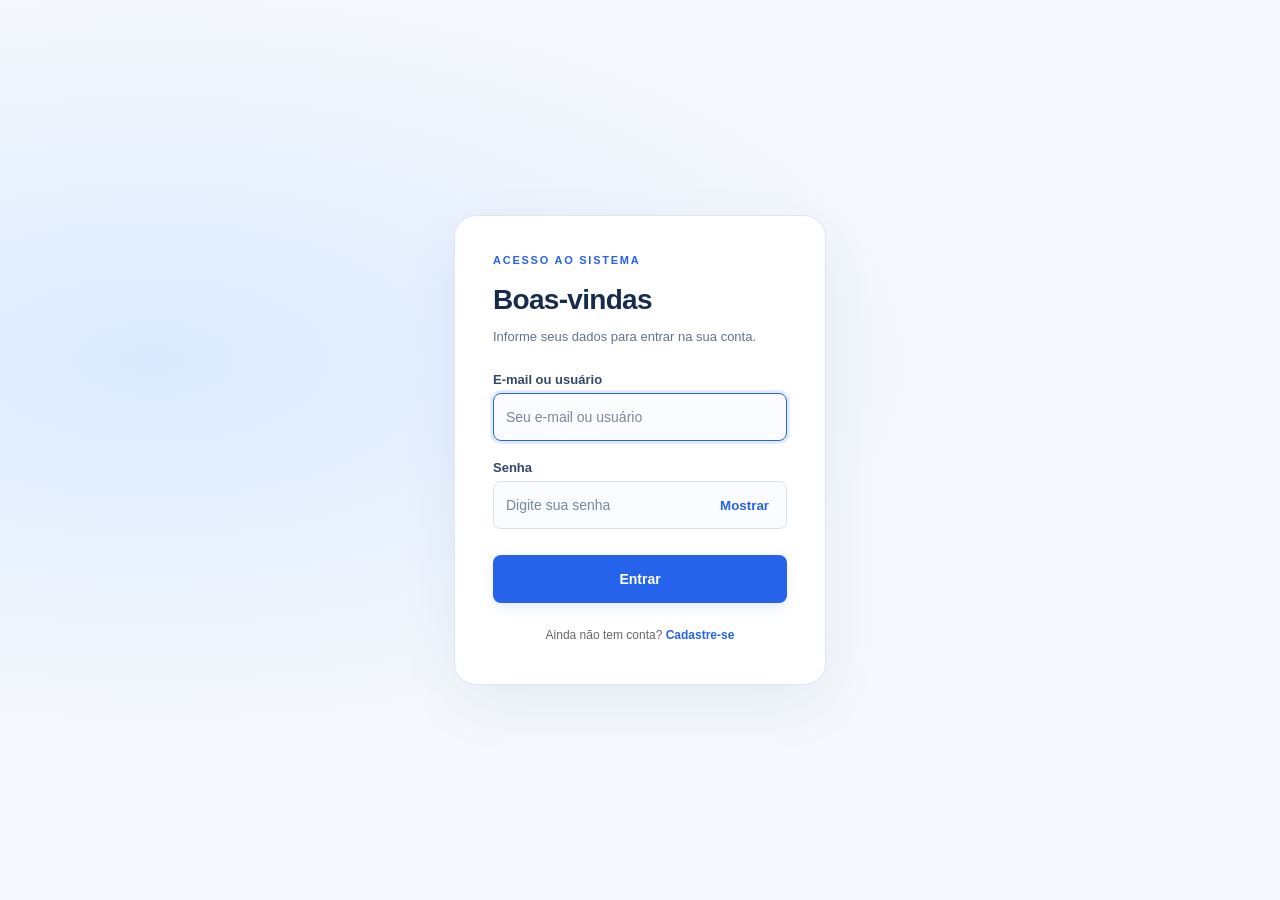
<file: pages/dashboard.html>
<!DOCTYPE html>
<html lang="pt-BR">
<head>
<meta charset="UTF-8">
<meta name="viewport" content="width=device-width, initial-scale=1.0">
<title>SISTEMA</title>
<link rel="icon" type="image/svg+xml" href="../favicon.svg">
<meta name="theme-color" content="#153e75">
<meta property="og:title" content="Painel da Mecaniza&ccedil;&atilde;o">
<meta property="og:description" content="Painel de acompanhamento das vistorias de mecaniza&ccedil;&atilde;o agr&iacute;cola e a&ccedil;udagem.">
<meta property="og:type" content="website">
<link rel="stylesheet" href="../css/base.css?v=2026091501">
<link rel="stylesheet" href="../css/dashboard.css?v=2026091501">
<script src="../js/banco-config.js?v=2026091406"></script>
<script src="../js/admin-auth.js?v=2026091404"></script>
<script src="../js/admin-gate.js?v=2026091402"></script>
<script>
  /* aplica o tema antes da pintura para não piscar branco */
  (function () {
    try {
      var t = localStorage.getItem('seagri_tema');
      if (!t) t = window.matchMedia('(prefers-color-scheme: dark)').matches ? 'escuro' : 'claro';
      document.documentElement.setAttribute('data-tema', t);
    } catch (e) { document.documentElement.setAttribute('data-tema', 'claro'); }
  })();
</script>
</head>
<body>

<header>
  <h1 id="tituloPainel">SISTEMA</h1>
  <p>Mecaniza&ccedil;&atilde;o agr&iacute;cola e a&ccedil;udagem</p>
  <div class="header-acoes">
    <a class="tema-btn" id="voltarSecoes" href="mecanizacao.html">&#8592;<span>Se&ccedil;&otilde;es</span></a>
    <button class="tema-btn" id="temaBtn" type="button" aria-label="Alternar tema"></button>
    <button class="tema-btn" id="adminBtn" type="button">&#128274;<span>Admin</span></button>
  </div>
</header>

<!-- ------------------------------------------------------------ menu de abas -->
<nav class="abas" id="abas" aria-label="Se&ccedil;&otilde;es do painel">
  <div class="abas-pista" role="tablist" aria-label="Se&ccedil;&otilde;es do painel">
    <button class="aba" data-aba="geral" type="button" role="tab" id="aba-geral" aria-controls="painel-geral" aria-selected="false" tabindex="-1">
      <svg viewBox="0 0 24 24" fill="none" stroke="currentColor" stroke-width="2" stroke-linecap="round" stroke-linejoin="round"><path d="M3 9l9-7 9 7v11a2 2 0 01-2 2H5a2 2 0 01-2-2z"/></svg>
      Vis&atilde;o geral
    </button>
    <button class="aba" data-aba="mecanizacao" type="button" role="tab" id="aba-mecanizacao" aria-controls="painel-mecanizacao" aria-selected="false" tabindex="-1">
      <svg viewBox="0 0 24 24" fill="none" stroke="currentColor" stroke-width="2" stroke-linecap="round" stroke-linejoin="round"><circle cx="7" cy="17" r="3"/><circle cx="18" cy="17" r="2"/><path d="M4 14V7h6l2 5h6v5"/></svg>
      Mecaniza&ccedil;&atilde;o
    </button>
    <button class="aba" data-aba="acudagem" type="button" role="tab" id="aba-acudagem" aria-controls="painel-acudagem" aria-selected="false" tabindex="-1">
      <svg viewBox="0 0 24 24" fill="none" stroke="currentColor" stroke-width="2" stroke-linecap="round" stroke-linejoin="round"><path d="M12 3c3 4 5 6.5 5 9a5 5 0 01-10 0c0-2.5 2-5 5-9z"/></svg>
      A&ccedil;udagem
    </button>
    <button class="aba" data-aba="cultura" type="button" role="tab" id="aba-cultura" aria-controls="painel-cultura" aria-selected="false" tabindex="-1">
      <svg viewBox="0 0 24 24" fill="none" stroke="currentColor" stroke-width="2" stroke-linecap="round" stroke-linejoin="round"><path d="M12 22V9"/><path d="M12 9c0-4 3-7 7-7 0 4-3 7-7 7z"/><path d="M12 13C9 13 6 10.5 6 6c3.5 0 6 2.5 6 7z"/></svg>
      Cultura
    </button>
    <button class="aba" data-aba="municipio" type="button" role="tab" id="aba-municipio" aria-controls="painel-municipio" aria-selected="false" tabindex="-1">
      <svg viewBox="0 0 24 24" fill="none" stroke="currentColor" stroke-width="2" stroke-linecap="round" stroke-linejoin="round"><path d="M21 10c0 7-9 12-9 12s-9-5-9-12a9 9 0 0118 0z"/><circle cx="12" cy="10" r="3"/></svg>
      Munic&iacute;pio
    </button>
    <button class="aba" data-aba="mapa" type="button" role="tab" id="aba-mapa" aria-controls="painel-mapa" aria-selected="false" tabindex="-1">
      <svg viewBox="0 0 24 24" fill="none" stroke="currentColor" stroke-width="2" stroke-linecap="round" stroke-linejoin="round"><path d="M9 20l-6-3V4l6 3 6-3 6 3v13l-6-3-6 3z"/><path d="M9 7v13M15 4v13"/></svg>
      Mapa
    </button>
    <button class="aba" data-aba="escritorio" type="button" role="tab" id="aba-escritorio" aria-controls="painel-escritorio" aria-selected="false" tabindex="-1">
      <svg viewBox="0 0 24 24" fill="none" stroke="currentColor" stroke-width="2" stroke-linecap="round" stroke-linejoin="round"><path d="M3 21h18M5 21V7l7-4 7 4v14"/><path d="M9 21v-6h6v6"/></svg>
      Escrit&oacute;rio Local
    </button>
    <button class="aba" data-aba="beneficiario" type="button" role="tab" id="aba-beneficiario" aria-controls="painel-beneficiario" aria-selected="false" tabindex="-1">
      <svg viewBox="0 0 24 24" fill="none" stroke="currentColor" stroke-width="2" stroke-linecap="round" stroke-linejoin="round"><path d="M17 21v-2a4 4 0 00-4-4H5a4 4 0 00-4 4v2"/><circle cx="9" cy="7" r="4"/><path d="M23 21v-2a4 4 0 00-3-3.87"/></svg>
      Benefici&aacute;rio
    </button>
    <button class="aba" data-aba="relatorio" type="button" role="tab" id="aba-relatorio" aria-controls="painel-relatorio" aria-selected="false" tabindex="-1">
      <svg viewBox="0 0 24 24" fill="none" stroke="currentColor" stroke-width="2" stroke-linecap="round" stroke-linejoin="round"><path d="M14 2H6a2 2 0 00-2 2v16a2 2 0 002 2h12a2 2 0 002-2V8z"/><polyline points="14 2 14 8 20 8"/><rect x="8" y="13" width="2" height="5" rx=".5" fill="currentColor" stroke="none"/><rect x="11" y="11" width="2" height="7" rx=".5" fill="currentColor" stroke="none"/><rect x="14" y="15" width="2" height="3" rx=".5" fill="currentColor" stroke="none"/></svg>
      Relat&oacute;rio
    </button>
    <button class="aba" data-aba="registros" type="button" role="tab" id="aba-registros" aria-controls="painel-registros" aria-selected="false" tabindex="-1">
      <svg viewBox="0 0 24 24" fill="none" stroke="currentColor" stroke-width="2" stroke-linecap="round" stroke-linejoin="round"><path d="M14 2H6a2 2 0 00-2 2v16a2 2 0 002 2h12a2 2 0 002-2V8z"/><polyline points="14 2 14 8 20 8"/><line x1="16" y1="13" x2="8" y2="13"/><line x1="16" y1="17" x2="8" y2="17"/></svg>
      Registros
    </button>
    <!-- As quatro abas abaixo reproduzem as planilhas "Inser&ccedil;&otilde;es por pessoa",
         "Inser&ccedil;&otilde;es por dia", "Inser&ccedil;&atilde;o por mes" e "culturas". Contam
         LAN&Ccedil;AMENTOS e nomeiam quem lan&ccedil;ou, ent&atilde;o ficam atr&aacute;s da senha:
         s&atilde;o exibidas por aplicarAdmin(), junto com "Atualizar dados". -->
    <button class="aba aba-admin" data-aba="ins-pessoa" type="button" role="tab" id="aba-ins-pessoa" aria-controls="painel-ins-pessoa" aria-selected="false" tabindex="-1" hidden>
      <svg viewBox="0 0 24 24" fill="none" stroke="currentColor" stroke-width="2" stroke-linecap="round" stroke-linejoin="round"><circle cx="12" cy="8" r="4"/><path d="M4 21v-1a6 6 0 016-6h4a6 6 0 016 6v1"/></svg>
      Inser&ccedil;&otilde;es por pessoa
    </button>
    <button class="aba aba-admin" data-aba="ins-dia" type="button" role="tab" id="aba-ins-dia" aria-controls="painel-ins-dia" aria-selected="false" tabindex="-1" hidden>
      <svg viewBox="0 0 24 24" fill="none" stroke="currentColor" stroke-width="2" stroke-linecap="round" stroke-linejoin="round"><rect x="3" y="4" width="18" height="17" rx="2"/><path d="M3 10h18M8 2v4M16 2v4"/><rect x="7" y="13" width="3" height="3" rx=".5" fill="currentColor" stroke="none"/></svg>
      Inser&ccedil;&otilde;es por dia
    </button>
    <button class="aba aba-admin" data-aba="ins-mes" type="button" role="tab" id="aba-ins-mes" aria-controls="painel-ins-mes" aria-selected="false" tabindex="-1" hidden>
      <svg viewBox="0 0 24 24" fill="none" stroke="currentColor" stroke-width="2" stroke-linecap="round" stroke-linejoin="round"><rect x="3" y="4" width="18" height="17" rx="2"/><path d="M3 10h18M8 2v4M16 2v4"/><path d="M7 17l3-3 3 2 4-4"/></svg>
      Inser&ccedil;&otilde;es por m&ecirc;s
    </button>
    <button class="aba aba-admin" data-aba="ins-cultura" type="button" role="tab" id="aba-ins-cultura" aria-controls="painel-ins-cultura" aria-selected="false" tabindex="-1" hidden>
      <svg viewBox="0 0 24 24" fill="none" stroke="currentColor" stroke-width="2" stroke-linecap="round" stroke-linejoin="round"><path d="M12 22V9"/><path d="M12 9c0-4 3-7 7-7 0 4-3 7-7 7z"/><path d="M12 13C9 13 6 10.5 6 6c3.5 0 6 2.5 6 7z"/></svg>
      Culturas
    </button>
    <button class="aba aba-admin" data-aba="admin" type="button" role="tab" id="abaAdmin" aria-controls="painel-admin" aria-selected="false" tabindex="-1" hidden>
      <svg viewBox="0 0 24 24" fill="none" stroke="currentColor" stroke-width="2" stroke-linecap="round" stroke-linejoin="round"><path d="M12 3l7 4v5c0 4.5-3 8-7 9-4-1-7-4.5-7-9V7z"/><path d="M12 11v4M12 8.5v.5"/></svg>
      Atualizar dados
    </button>
  </div>
</nav>

<div class="wrap">

  <!-- ------------------------------------------------------------- filtros -->
  <section class="filtros" aria-label="Filtros">
    <!-- per&iacute;odo: recorte mais amplo do painel, por isso encabe&ccedil;a os filtros.
         As op&ccedil;&otilde;es s&atilde;o montadas por js/dashboard.js a partir dos anos da base. -->
    <!-- TODO filtro aceita mais de um valor: s&atilde;o montados por js/dashboard.js
         como caixas de marca&ccedil;&atilde;o, nenhum &eacute; <select>. A lista abre desmarcada,
         e nada marcado = tudo. O Per&iacute;odo &eacute; a exce&ccedil;&atilde;o: abre no exerc&iacute;cio mais
         recente, para a tela inicial ser o ano corrente inteiro.
         Marcar uma regional recorta a lista de munic&iacute;pios para os dela. -->
    <div class="filtro" id="filtroExercicio" hidden>
      <span class="filtro-rot" id="rotExercicio">Per&iacute;odo</span>
      <div class="multi" id="fExercicio"></div>
    </div>
    <div class="filtro">
      <span class="filtro-rot" id="rotMes">M&ecirc;s da vistoria</span>
      <div class="multi" id="fMes"></div>
    </div>
    <div class="filtro">
      <span class="filtro-rot" id="rotPonto">Servi&ccedil;o</span>
      <div class="multi" id="fPonto"></div>
    </div>
    <div class="filtro">
      <span class="filtro-rot" id="rotReg">Regional</span>
      <div class="multi" id="fReg"></div>
    </div>
    <div class="filtro">
      <span class="filtro-rot" id="rotMun">Munic&iacute;pio</span>
      <div class="multi" id="fMun"></div>
    </div>
    <div class="filtro">
      <span class="filtro-rot" id="rotEsc">Escrit&oacute;rio local</span>
      <div class="multi" id="fEsc"></div>
    </div>
    <div class="filtro">
      <span class="filtro-rot" id="rotCult">Cultura</span>
      <div class="multi" id="fCult"></div>
    </div>
    <div class="filtro">
      <span class="filtro-rot" id="rotTec">Respons&aacute;vel t&eacute;cnico</span>
      <div class="multi" id="fTec"></div>
    </div>
    <div class="filtros-acoes">
      <button class="btn" id="btnLimpar" type="button">Limpar filtros</button>
    </div>
    <!-- aria-live: mudar um filtro reescreve a tela inteira; sem isto a
         troca era silenciosa para quem usa leitor de tela -->
    <p class="filtro-resumo" id="resumo" role="status" aria-live="polite"></p>
  </section>

  <div class="conteudo-abas">

  <!-- ==================================================== ABA: VISÃO GERAL -->
  <div class="aba-conteudo" data-aba="geral" role="tabpanel" id="painel-geral" aria-labelledby="aba-geral" tabindex="0">
    <section class="kpis" id="kpis" aria-label="Indicadores principais"></section>
    <div class="painel-grid">

      <section class="painel duplo destaque">
        <div class="painel-cab"><div class="painel-cab-tit">
          <h2>Hectares mecanizados por munic&iacute;pio</h2>
          <p class="sub">Principal indicador da mecaniza&ccedil;&atilde;o. Clique num munic&iacute;pio para abrir o detalhe.</p>
        </div></div>
        <div id="gMunHa" data-tipos="barras,colunas,rosca,pizza,tabela" data-ir="municipio" data-clique="mun"
             data-unidade="ha" data-dec="1"></div>
      </section>

      <section class="painel destaque">
        <div class="painel-cab"><div class="painel-cab-tit">
          <h2>Mecaniza&ccedil;&atilde;o &times; a&ccedil;udagem</h2>
          <p class="sub">Distribui&ccedil;&atilde;o dos atendimentos entre os dois servi&ccedil;os.</p>
        </div></div>
        <div id="gTipo" data-tipos="rosca,pizza,barras,colunas,tabela" data-clique="pc"></div>
      </section>

      <section class="painel duplo destaque">
        <div class="painel-cab"><div class="painel-cab-tit">
          <h2>&Aacute;rea por cultura</h2>
          <p class="sub">Hectares declarados por cultura. Clique para filtrar a cultura.</p>
        </div></div>
        <div id="gCultGeral" data-tipos="barras,colunas,rosca,pizza,tabela" data-ir="cultura" data-clique="cult"
             data-unidade="ha" data-dec="1"></div>
      </section>

      <section class="painel destaque">
        <div class="painel-cab"><div class="painel-cab-tit">
          <h2>Sistema de cultivo</h2>
          <p class="sub">Culturas declaradas por sistema de produ&ccedil;&atilde;o.</p>
        </div></div>
        <div id="gSistemaGeral" data-tipos="rosca,pizza,barras,colunas,tabela" data-ir="cultura"></div>
      </section>

      <section class="painel largo">
        <div class="painel-cab"><div class="painel-cab-tit">
          <h2>Atendimentos por m&ecirc;s de vistoria</h2>
          <p class="sub">Vistorias realizadas em cada m&ecirc;s do ano, separadas por servi&ccedil;o. Clique num m&ecirc;s para filtrar.</p>
        </div></div>
        <div id="gSerie" data-tipos="colunas,linha,area,tabela" data-ir="registros" data-clique="mes"></div>
      </section>

      <section class="painel">
        <div class="painel-cab"><div class="painel-cab-tit">
          <h2>Horas de m&aacute;quina por munic&iacute;pio</h2>
          <p class="sub">Indicador da a&ccedil;udagem.</p>
        </div></div>
        <div id="gMunHrs" data-tipos="barras,colunas,rosca,pizza,tabela" data-ir="acudagem" data-clique="mun"
             data-unidade="h" data-dec="1"></div>
      </section>

      <section class="painel">
        <div class="painel-cab"><div class="painel-cab-tit">
          <h2>Tanques e a&ccedil;udes por munic&iacute;pio</h2>
          <p class="sub">Quantidade constru&iacute;da ou reformada.</p>
        </div></div>
        <div id="gMunAc" data-tipos="barras,colunas,rosca,pizza,tabela" data-ir="acudagem" data-clique="mun"></div>
      </section>

      <section class="painel">
        <div class="painel-cab"><div class="painel-cab-tit">
          <h2>Atendimentos por escrit&oacute;rio local</h2>
          <p class="sub">Vistorias registradas por cada escrit&oacute;rio.</p>
        </div></div>
        <div id="gEscGeral" data-tipos="barras,colunas,rosca,pizza,tabela" data-ir="escritorio" data-clique="esc"></div>
      </section>

    </div>
  </div>

  <!-- ==================================================== ABA: MECANIZAÇÃO -->
  <div class="aba-conteudo" data-aba="mecanizacao" role="tabpanel" id="painel-mecanizacao" aria-labelledby="aba-mecanizacao" tabindex="0">
    <section class="kpis" id="kpisMec" aria-label="Indicadores de mecaniza&ccedil;&atilde;o"></section>
    <div class="painel-grid">
      <section class="painel largo">
        <div class="painel-cab"><div class="painel-cab-tit">
          <h2>Hectares mecanizados por m&ecirc;s</h2>
          <p class="sub">Soma da &aacute;rea mecanizada em cada m&ecirc;s de vistoria.</p>
        </div></div>
        <div id="gSerieMec" data-tipos="colunas,linha,area,tabela" data-clique="mes" data-dec="1"></div>
      </section>
      <section class="painel">
        <div class="painel-cab"><div class="painel-cab-tit">
          <h2>Hectares por munic&iacute;pio</h2>
          <p class="sub">&Aacute;rea mecanizada acumulada.</p>
        </div></div>
        <div id="gMecMun" data-tipos="barras,colunas,rosca,pizza,tabela" data-clique="mun" data-unidade="ha" data-dec="1"></div>
      </section>
      <section class="painel">
        <div class="painel-cab"><div class="painel-cab-tit">
          <h2>M&aacute;quinas utilizadas</h2>
          <p class="sub">Um atendimento pode usar mais de uma m&aacute;quina.</p>
        </div></div>
        <div id="gMaq" data-tipos="barras,colunas,rosca,pizza,tabela"></div>
      </section>
      <section class="painel">
        <div class="painel-cab"><div class="painel-cab-tit">
          <h2>Implementos e servi&ccedil;os</h2>
          <p class="sub">Tipo de implemento ou servi&ccedil;o executado.</p>
        </div></div>
        <div id="gImpl" data-tipos="barras,colunas,rosca,pizza,tabela"></div>
      </section>
      <section class="painel">
        <div class="painel-cab"><div class="painel-cab-tit">
          <h2>Tipo de trator</h2>
          <p class="sub">Classifica&ccedil;&atilde;o do equipamento empregado.</p>
        </div></div>
        <div id="gTrator" data-tipos="rosca,pizza,barras,colunas,tabela"></div>
      </section>
      <section class="painel">
        <div class="painel-cab"><div class="painel-cab-tit">
          <h2>Faixas de &aacute;rea atendida</h2>
          <p class="sub">Distribui&ccedil;&atilde;o dos atendimentos pelo tamanho da &aacute;rea.</p>
        </div></div>
        <div id="gFaixa" data-tipos="colunas,barras,pizza,rosca,tabela"></div>
      </section>
    </div>
  </div>

  <!-- ======================================================= ABA: AÇUDAGEM -->
  <div class="aba-conteudo" data-aba="acudagem" role="tabpanel" id="painel-acudagem" aria-labelledby="aba-acudagem" tabindex="0">
    <section class="kpis" id="kpisAcu" aria-label="Indicadores de a&ccedil;udagem"></section>
    <div class="painel-grid">
      <section class="painel largo">
        <div class="painel-cab"><div class="painel-cab-tit">
          <h2>Horas de m&aacute;quina por m&ecirc;s</h2>
          <p class="sub">Horas de escavadeira registradas em cada m&ecirc;s de vistoria.</p>
        </div></div>
        <div id="gSerieAcu" data-tipos="colunas,linha,area,tabela" data-clique="mes" data-dec="1"></div>
      </section>
      <section class="painel largo">
        <div class="painel-cab"><div class="painel-cab-tit">
          <h2>Tanques e a&ccedil;udes por m&ecirc;s</h2>
          <p class="sub">Quantidade atendida em cada m&ecirc;s.</p>
        </div></div>
        <div id="gSerieAc" data-tipos="colunas,linha,area,tabela" data-clique="mes"></div>
      </section>
      <section class="painel">
        <div class="painel-cab"><div class="painel-cab-tit">
          <h2>Tanques por munic&iacute;pio</h2>
          <p class="sub">Quantidade de a&ccedil;udes e tanques.</p>
        </div></div>
        <div id="gAcuMun" data-tipos="barras,colunas,rosca,pizza,tabela" data-clique="mun"></div>
      </section>
      <section class="painel">
        <div class="painel-cab"><div class="painel-cab-tit">
          <h2>Horas por escrit&oacute;rio local</h2>
          <p class="sub">Horas de m&aacute;quina atribu&iacute;das a cada escrit&oacute;rio.</p>
        </div></div>
        <div id="gAcuEsc" data-tipos="barras,colunas,rosca,pizza,tabela" data-clique="esc" data-unidade="h" data-dec="1"></div>
      </section>
      <section class="painel">
        <div class="painel-cab"><div class="painel-cab-tit">
          <h2>M&aacute;quinas na a&ccedil;udagem</h2>
          <p class="sub">Equipamentos usados nos servi&ccedil;os.</p>
        </div></div>
        <div id="gMaqAcu" data-tipos="barras,colunas,rosca,pizza,tabela"></div>
      </section>
      <section class="painel">
        <div class="painel-cab"><div class="painel-cab-tit">
          <h2>Tanques por atendimento</h2>
          <p class="sub">Quantos tanques foram atendidos em cada vistoria.</p>
        </div></div>
        <div id="gAcuQtd" data-tipos="colunas,barras,pizza,rosca,tabela"></div>
      </section>
    </div>
  </div>

  <!-- ======================================================== ABA: CULTURA -->
  <div class="aba-conteudo" data-aba="cultura" role="tabpanel" id="painel-cultura" aria-labelledby="aba-cultura" tabindex="0">
    <section class="kpis" id="kpisCult" aria-label="Indicadores de cultura"></section>
    <div class="painel-grid">
      <section class="painel">
        <div class="painel-cab"><div class="painel-cab-tit">
          <h2>&Aacute;rea por cultura</h2>
          <p class="sub">Hectares somando as at&eacute; quatro culturas de cada atendimento.</p>
        </div></div>
        <div id="gCult" data-tipos="barras,colunas,rosca,pizza,tabela" data-clique="cult" data-unidade="ha" data-dec="1"></div>
      </section>
      <section class="painel">
        <div class="painel-cab"><div class="painel-cab-tit">
          <h2>Atendimentos por cultura</h2>
          <p class="sub">Quantas vezes cada cultura foi declarada.</p>
        </div></div>
        <div id="gCultQtd" data-tipos="barras,colunas,rosca,pizza,tabela" data-clique="cult"></div>
      </section>
      <section class="painel">
        <div class="painel-cab"><div class="painel-cab-tit">
          <h2>Sistema de cultivo</h2>
          <p class="sub">Culturas declaradas por sistema de produ&ccedil;&atilde;o.</p>
        </div></div>
        <div id="gSistema" data-tipos="rosca,pizza,barras,colunas,tabela"></div>
      </section>
      <section class="painel">
        <div class="painel-cab"><div class="painel-cab-tit">
          <h2>Culturas por atendimento</h2>
          <p class="sub">Quantas culturas foram declaradas em cada vistoria.</p>
        </div></div>
        <div id="gCultPorReg" data-tipos="colunas,barras,pizza,rosca,tabela"></div>
      </section>
      <section class="painel largo">
        <div class="painel-cab"><div class="painel-cab-tit">
          <h2>Cultura por munic&iacute;pio</h2>
          <p class="sub">Hectares de cada cultura nos munic&iacute;pios da sele&ccedil;&atilde;o.</p>
        </div></div>
        <div id="tCultMun"></div>
      </section>
    </div>
  </div>

  <!-- ====================================================== ABA: MUNICÍPIO -->
  <div class="aba-conteudo" data-aba="municipio" role="tabpanel" id="painel-municipio" aria-labelledby="aba-municipio" tabindex="0">
    <section class="kpis" id="kpisMun" aria-label="Indicadores por munic&iacute;pio"></section>
    <div class="painel-grid">
      <section class="painel">
        <div class="painel-cab"><div class="painel-cab-tit">
          <h2>Hectares mecanizados</h2>
          <p class="sub">Soma do campo <em>Total mecanizado</em>.</p>
        </div></div>
        <div id="gMunHa2" data-tipos="barras,colunas,rosca,pizza,tabela" data-clique="mun" data-unidade="ha" data-dec="1"></div>
      </section>
      <section class="painel">
        <div class="painel-cab"><div class="painel-cab-tit">
          <h2>Horas de m&aacute;quina</h2>
          <p class="sub">Horas registradas nos servi&ccedil;os de a&ccedil;udagem.</p>
        </div></div>
        <div id="gMunHrs2" data-tipos="barras,colunas,rosca,pizza,tabela" data-clique="mun" data-unidade="h" data-dec="1"></div>
      </section>
      <section class="painel">
        <div class="painel-cab"><div class="painel-cab-tit">
          <h2>Tanques e a&ccedil;udes</h2>
          <p class="sub">Quantidade por munic&iacute;pio.</p>
        </div></div>
        <div id="gMunAc2" data-tipos="barras,colunas,rosca,pizza,tabela" data-clique="mun"></div>
      </section>
      <section class="painel">
        <div class="painel-cab"><div class="painel-cab-tit">
          <h2>Produtores atendidos</h2>
          <p class="sub">Produtores distintos em cada munic&iacute;pio.</p>
        </div></div>
        <div id="gMunProd" data-tipos="barras,colunas,rosca,pizza,tabela" data-clique="mun"></div>
      </section>
      <section class="painel largo">
        <div class="painel-cab"><div class="painel-cab-tit">
          <h2>Resumo por munic&iacute;pio</h2>
          <p class="sub">Todos os indicadores lado a lado, na sele&ccedil;&atilde;o atual.</p>
        </div></div>
        <div id="tMun"></div>
      </section>
    </div>
  </div>

  <!-- ========================================================= ABA: MAPA -->
  <div class="aba-conteudo" data-aba="mapa" role="tabpanel" id="painel-mapa" aria-labelledby="aba-mapa" tabindex="0">
    <div class="mapa-mec-wrap">
      <section class="mapa-mec-card">
        <div class="mapa-mec-topo">
          <h2>Munic&iacute;pios atendidos</h2>
          <p class="sub">Cada munic&iacute;pio mostra se teve mecaniza&ccedil;&atilde;o, a&ccedil;udagem ou os dois, dentro do filtro atual. Sem coordenada exata por vistoria, o recorte &eacute; por munic&iacute;pio.</p>
        </div>
        <p id="mapaMecStatus" role="status">Carregando mapa&hellip;</p>
        <svg id="mapaMec" viewBox="0 0 1000 600" aria-label="Mapa de munic&iacute;pios atendidos pela mecaniza&ccedil;&atilde;o e a&ccedil;udagem"></svg>
        <ul class="mapa-mec-legenda" aria-hidden="true">
          <li><span class="ponto mec"></span> Mecaniza&ccedil;&atilde;o</li>
          <li><span class="ponto acu"></span> A&ccedil;udagem</li>
          <li><span class="ponto ambos"></span> Os dois</li>
          <li><span class="ponto nenhum"></span> Sem registro no filtro</li>
        </ul>
      </section>
      <aside class="mapa-mec-lateral" aria-label="Filtro do mapa">
        <div class="mapa-mec-bloco">
          <h3>Tipo</h3>
          <div class="mapa-mec-tipos" id="mapaMecTipo"></div>
        </div>
        <div class="mapa-mec-bloco">
          <h3>Regional</h3>
          <ul class="mapa-mec-lista" id="mapaMecRegionais"></ul>
        </div>
        <div class="mapa-mec-bloco mapa-mec-bloco-flex">
          <h3>Munic&iacute;pio</h3>
          <ul class="mapa-mec-lista" id="mapaMecMunicipios"></ul>
        </div>
      </aside>
    </div>
  </div>

  <!-- =============================================== ABA: ESCRITÓRIO LOCAL -->
  <div class="aba-conteudo" data-aba="escritorio" role="tabpanel" id="painel-escritorio" aria-labelledby="aba-escritorio" tabindex="0">
    <section class="kpis" id="kpisEsc" aria-label="Indicadores por escrit&oacute;rio local"></section>
    <div class="painel-grid">
      <section class="painel">
        <div class="painel-cab"><div class="painel-cab-tit">
          <h2>Atendimentos por escrit&oacute;rio</h2>
          <p class="sub">N&uacute;mero de vistorias registradas.</p>
        </div></div>
        <div id="gEsc" data-tipos="barras,colunas,rosca,pizza,tabela" data-clique="esc"></div>
      </section>
      <section class="painel">
        <div class="painel-cab"><div class="painel-cab-tit">
          <h2>Hectares por escrit&oacute;rio</h2>
          <p class="sub">&Aacute;rea mecanizada atribu&iacute;da a cada escrit&oacute;rio.</p>
        </div></div>
        <div id="gEscHa" data-tipos="barras,colunas,rosca,pizza,tabela" data-clique="esc" data-unidade="ha" data-dec="1"></div>
      </section>
      <section class="painel">
        <div class="painel-cab"><div class="painel-cab-tit">
          <h2>Horas por escrit&oacute;rio</h2>
          <p class="sub">Servi&ccedil;os de a&ccedil;udagem.</p>
        </div></div>
        <div id="gEscHrs" data-tipos="barras,colunas,rosca,pizza,tabela" data-clique="esc" data-unidade="h" data-dec="1"></div>
      </section>
      <section class="painel">
        <div class="painel-cab"><div class="painel-cab-tit">
          <h2>Atendimentos por respons&aacute;vel t&eacute;cnico</h2>
          <p class="sub">Vistorias por t&eacute;cnico. Clique para filtrar.</p>
        </div></div>
        <div id="gTec" data-tipos="barras,colunas,tabela" data-clique="tec"></div>
      </section>
      <section class="painel largo">
        <div class="painel-cab"><div class="painel-cab-tit">
          <h2>Resumo por escrit&oacute;rio local</h2>
        </div></div>
        <div id="tEsc"></div>
      </section>
    </div>
  </div>

  <!-- =================================================== ABA: BENEFICIÁRIO -->
  <div class="aba-conteudo" data-aba="beneficiario" role="tabpanel" id="painel-beneficiario" aria-labelledby="aba-beneficiario" tabindex="0">
    <div class="painel-grid">
      <section class="painel largo">
        <div class="painel-cab"><div class="painel-cab-tit">
          <h2>Ficha do produtor</h2>
          <p class="sub">Busque um produtor para ver os n&uacute;meros e o hist&oacute;rico dele na sele&ccedil;&atilde;o atual.</p>
        </div></div>
        <div class="tabela-cab prod-cab">
          <div class="prod-busca">
            <input type="search" class="busca" id="buscaProd" autocomplete="off"
                   placeholder="Digite o nome do produtor&hellip;" aria-label="Buscar produtor"
                   role="combobox" aria-autocomplete="list" aria-expanded="false" aria-controls="listaProd">
            <ul class="prod-sugestoes" id="listaProd" role="listbox" aria-label="Produtores encontrados" hidden></ul>
          </div>
          <span class="prod-contagem" id="prodContagem"></span>
        </div>
        <div id="fichaProd"></div>
      </section>
    </div>
  </div>

  <!-- ====================================================== ABA: REGISTROS -->
  <div class="aba-conteudo" data-aba="registros" role="tabpanel" id="painel-registros" aria-labelledby="aba-registros" tabindex="0">
    <section class="kpis" id="kpisReg" aria-label="Indicadores dos registros"></section>
    <div class="painel-grid">
      <section class="painel largo">
        <div class="painel-cab"><div class="painel-cab-tit">
          <h2>Registros detalhados</h2>
          <p class="sub">Mesma sele&ccedil;&atilde;o das demais abas. Busque por produtor, munic&iacute;pio, propriedade, t&eacute;cnico ou cultura.</p>
        </div></div>
        <div class="tabela-cab">
          <input type="search" class="busca" id="busca" placeholder="Buscar nos registros filtrados&hellip;" aria-label="Buscar nos registros">
        </div>
        <div class="tabela-scroll">
          <!-- th[data-ord] s&atilde;o clic&aacute;veis e alcan&ccedil;&aacute;veis por teclado; as colunas
               sem data-ord (culturas, m&aacute;quina, formul&aacute;rio) guardam listas,
               que n&atilde;o t&ecirc;m ordem &uacute;til -->
          <table class="dados registros">
            <thead>
              <tr>
                <th data-ord="d" tabindex="0" role="button" aria-sort="descending">Inser&ccedil;&atilde;o</th>
                <th data-ord="dv" tabindex="0" role="button">Vistoria</th>
                <th data-ord="pc" tabindex="0" role="button">Servi&ccedil;o</th>
                <th data-ord="prod" tabindex="0" role="button">Produtor / propriedade</th>
                <th data-ord="mun" tabindex="0" role="button">Munic&iacute;pio / escrit&oacute;rio</th>
                <th>Culturas</th>
                <th data-ord="ha" tabindex="0" role="button">&Aacute;rea (ha)</th>
                <th data-ord="hrs" tabindex="0" role="button">Horas</th>
                <th data-ord="ac" tabindex="0" role="button">Tanques</th>
                <th>M&aacute;quina / implemento</th>
                <th data-ord="dae" tabindex="0" role="button">DAE</th>
                <th>Formul&aacute;rio</th>
              </tr>
            </thead>
            <tbody id="tCorpo"></tbody>
          </table>
        </div>
        <div class="paginacao">
          <button id="pagAnt" type="button">&larr; Anterior</button>
          <span id="pagInfo"></span>
          <button id="pagProx" type="button">Pr&oacute;xima &rarr;</button>
          <label class="pag-tam">Por p&aacute;gina
            <select id="pagTam">
              <option value="25">25</option>
              <option value="50">50</option>
              <option value="100">100</option>
              <option value="250">250</option>
            </select>
          </label>
        </div>
      </section>
    </div>
    <p class="nota" id="nota"></p>
  </div>

  <!-- ======================================================== ABA: RELATÓRIO -->
  <div class="aba-conteudo" data-aba="relatorio" role="tabpanel" id="painel-relatorio" aria-labelledby="aba-relatorio" tabindex="0">
    <section class="kpis" id="kpisRel" aria-label="Indicadores do relat&oacute;rio"></section>
    <div class="relatorio-cab">
      <input type="search" class="busca" id="relatorBusca" placeholder="Buscar munic&iacute;pio&hellip;" aria-label="Buscar munic&iacute;pio">
      <div class="relatorio-vis" id="relatorioVis" role="group" aria-label="Modo de visualiza&ccedil;&atilde;o">
        <button type="button" class="ativa" data-vis="lista" aria-label="Ver em lista">
          <svg viewBox="0 0 24 24" fill="none" stroke="currentColor" stroke-width="2" stroke-linecap="round" stroke-linejoin="round"><line x1="8" y1="6" x2="21" y2="6"/><line x1="8" y1="12" x2="21" y2="12"/><line x1="8" y1="18" x2="21" y2="18"/><line x1="3" y1="6" x2="3.01" y2="6"/><line x1="3" y1="12" x2="3.01" y2="12"/><line x1="3" y1="18" x2="3.01" y2="18"/></svg>
          Lista
        </button>
        <button type="button" data-vis="quadros" aria-label="Ver em grade">
          <svg viewBox="0 0 24 24" fill="none" stroke="currentColor" stroke-width="2" stroke-linecap="round" stroke-linejoin="round"><rect x="3" y="3" width="7" height="7" rx="1"/><rect x="14" y="3" width="7" height="7" rx="1"/><rect x="3" y="14" width="7" height="7" rx="1"/><rect x="14" y="14" width="7" height="7" rx="1"/></svg>
          Grade
        </button>
      </div>
    </div>
    <div class="relatorio-grid" id="relatorioGrid"></div>
  </div>

  <!-- ============================== ABA: INSERÇÕES POR PESSOA (admin) ----->
  <!-- Aqui a unidade &eacute; o LAN&Ccedil;AMENTO (uma linha da planilha) e a data &eacute; a de
       INSER&Ccedil;&Atilde;O (Carimbo de data/hora) &mdash; nunca a da vistoria. -->
  <div class="aba-conteudo" data-aba="ins-pessoa" role="tabpanel" id="painel-ins-pessoa" aria-labelledby="aba-ins-pessoa" tabindex="0">
    <section class="kpis" id="kpisInsPessoa" aria-label="Indicadores de inser&ccedil;&atilde;o por pessoa"></section>
    <div class="painel-grid">
      <section class="painel duplo destaque">
        <div class="painel-cab"><div class="painel-cab-tit">
          <h2>Ranking de inseridores</h2>
          <p class="sub">Lan&ccedil;amentos feitos por cada usu&aacute;rio do formul&aacute;rio, na sele&ccedil;&atilde;o atual.</p>
        </div></div>
        <div id="gInsPessoa" data-tipos="barras,colunas,rosca,pizza,tabela"></div>
      </section>
      <section class="painel destaque">
        <div class="painel-cab"><div class="painel-cab-tit">
          <h2>Ritmo por inseridor</h2>
          <p class="sub">M&eacute;dia de lan&ccedil;amentos nos dias em que a pessoa lan&ccedil;ou alguma coisa.</p>
        </div></div>
        <div id="gInsPessoaRitmo" data-tipos="barras,colunas,tabela" data-dec="1"></div>
      </section>
      <section class="painel largo">
        <div class="painel-cab"><div class="painel-cab-tit">
          <h2>Inser&ccedil;&otilde;es por m&ecirc;s e inseridor</h2>
          <p class="sub">Os cinco maiores do per&iacute;odo, m&ecirc;s a m&ecirc;s pela data de inser&ccedil;&atilde;o.</p>
        </div></div>
        <div id="gInsPessoaMes" data-tipos="colunas,linha,area,tabela"></div>
      </section>
      <section class="painel largo">
        <div class="painel-cab"><div class="painel-cab-tit">
          <h2>Detalhe por inseridor</h2>
          <p class="sub">Dias ativos, ritmo e per&iacute;odo de atua&ccedil;&atilde;o de cada um.</p>
        </div></div>
        <div id="tInsPessoa"></div>
      </section>
    </div>
  </div>

  <!-- ================================= ABA: INSERÇÕES POR DIA (admin) ----->
  <div class="aba-conteudo" data-aba="ins-dia" role="tabpanel" id="painel-ins-dia" aria-labelledby="aba-ins-dia" tabindex="0">
    <section class="kpis" id="kpisInsDia" aria-label="Indicadores de inser&ccedil;&atilde;o por dia"></section>
    <div class="painel-grid">
      <section class="painel largo destaque">
        <div class="painel-cab"><div class="painel-cab-tit">
          <h2>Lan&ccedil;amentos por dia</h2>
          <p class="sub">S&oacute; os dias que tiveram inser&ccedil;&atilde;o aparecem no eixo.</p>
        </div></div>
        <div id="gInsDiaSerie" data-tipos="colunas,linha,area,tabela"></div>
      </section>
      <section class="painel">
        <div class="painel-cab"><div class="painel-cab-tit">
          <h2>Por dia da semana</h2>
          <p class="sub">Onde se concentra o trabalho de digita&ccedil;&atilde;o.</p>
        </div></div>
        <div id="gInsDiaSemana" data-tipos="colunas,barras,rosca,pizza,tabela"></div>
      </section>
      <section class="painel">
        <div class="painel-cab"><div class="painel-cab-tit">
          <h2>Faixas de volume di&aacute;rio</h2>
          <p class="sub">Quantos dias tiveram cada volume de lan&ccedil;amentos.</p>
        </div></div>
        <div id="gInsDiaFaixa" data-tipos="colunas,barras,rosca,pizza,tabela"></div>
      </section>
      <section class="painel largo">
        <div class="painel-cab"><div class="painel-cab-tit">
          <h2>Dia a dia</h2>
          <p class="sub">Varia&ccedil;&atilde;o em rela&ccedil;&atilde;o ao dia com inser&ccedil;&atilde;o anterior, com o local e o inseridor que mais lan&ccedil;aram no dia.</p>
        </div></div>
        <div class="tabela-cab">
          <input type="search" class="busca" id="buscaInsDia" placeholder="Buscar dia, local ou inseridor&hellip;" aria-label="Buscar no dia a dia">
        </div>
        <div id="tInsDia"></div>
      </section>
    </div>
  </div>

  <!-- ================================= ABA: INSERÇÕES POR MÊS (admin) ----->
  <div class="aba-conteudo" data-aba="ins-mes" role="tabpanel" id="painel-ins-mes" aria-labelledby="aba-ins-mes" tabindex="0">
    <section class="kpis" id="kpisInsMes" aria-label="Indicadores de inser&ccedil;&atilde;o por m&ecirc;s"></section>
    <div class="painel-grid">
      <section class="painel largo destaque">
        <div class="painel-cab"><div class="painel-cab-tit">
          <h2>Lan&ccedil;amentos por m&ecirc;s</h2>
          <p class="sub">Pela data de inser&ccedil;&atilde;o, n&atilde;o pela da vistoria.</p>
        </div></div>
        <div id="gInsMesSerie" data-tipos="colunas,linha,area,tabela"></div>
      </section>
      <section class="painel largo">
        <div class="painel-cab"><div class="painel-cab-tit">
          <h2>Dias &uacute;teis com e sem inser&ccedil;&atilde;o</h2>
          <p class="sub">S&aacute;bados e domingos n&atilde;o contam como falta. O m&ecirc;s corrente vai s&oacute; at&eacute; o &uacute;ltimo lan&ccedil;amento.</p>
        </div></div>
        <div id="gInsMesDias" data-tipos="colunas,linha,area,tabela"></div>
      </section>
      <section class="painel largo">
        <div class="painel-cab"><div class="painel-cab-tit">
          <h2>Detalhe m&ecirc;s a m&ecirc;s</h2>
          <p class="sub">Mesmo recorte da planilha <em>Inser&ccedil;&atilde;o por mes</em>, com os dias listados.</p>
        </div></div>
        <div id="tInsMes"></div>
      </section>
    </div>
  </div>

  <!-- ======================================= ABA: CULTURAS (admin) -------->
  <div class="aba-conteudo" data-aba="ins-cultura" role="tabpanel" id="painel-ins-cultura" aria-labelledby="aba-ins-cultura" tabindex="0">
    <section class="kpis" id="kpisInsCult" aria-label="Indicadores de culturas"></section>
    <div class="painel-grid">
      <section class="painel duplo destaque">
        <div class="painel-cab"><div class="painel-cab-tit">
          <h2>Cultura soma geral</h2>
          <p class="sub">Hectares somados das at&eacute; quatro culturas de cada lan&ccedil;amento. Clique para filtrar a cultura.</p>
        </div></div>
        <div id="gInsCultHa" data-tipos="barras,colunas,rosca,pizza,tabela" data-clique="cult" data-unidade="ha" data-dec="1"></div>
      </section>
      <section class="painel destaque">
        <div class="painel-cab"><div class="painel-cab-tit">
          <h2>Declara&ccedil;&otilde;es por cultura</h2>
          <p class="sub">Quantas vezes cada cultura foi declarada.</p>
        </div></div>
        <div id="gInsCultQtd" data-tipos="barras,colunas,rosca,pizza,tabela" data-clique="cult"></div>
      </section>
      <section class="painel largo">
        <div class="painel-cab"><div class="painel-cab-tit">
          <h2>Total de hectares por cultura</h2>
          <p class="sub">Mesma soma da planilha <em>culturas</em>, com participa&ccedil;&atilde;o e acumulado.</p>
        </div></div>
        <div id="tInsCult"></div>
      </section>
    </div>
  </div>

  <!-- ======================================== ABA: ATUALIZAR DADOS (admin) -->
  <div class="aba-conteudo" data-aba="admin" role="tabpanel" id="painel-admin" aria-labelledby="abaAdmin" tabindex="0">
    <div class="painel-grid">
      <section class="painel duplo">
        <div class="painel-cab"><div class="painel-cab-tit">
          <h2>Carregar planilha atualizada</h2>
          <p class="sub">Envie o <code>.xlsx</code> do formul&aacute;rio de mecaniza&ccedil;&atilde;o com as linhas novas.
             A leitura acontece no seu navegador; s&oacute; os dados j&aacute; tratados v&atilde;o para o servidor.</p>
        </div></div>

        <!-- preenchido por dashboard.js quando o painel abre sem PHP: sem ele
             o formul&aacute;rio abaixo parece inteiro, mas nada pode ser publicado -->
        <div id="upModoLocal"></div>

        <div class="upload" id="upZona">
          <input type="file" id="upArquivo" accept=".xlsx" hidden>
          <svg viewBox="0 0 24 24" fill="none" stroke="currentColor" stroke-width="1.6" stroke-linecap="round" stroke-linejoin="round"><path d="M21 15v4a2 2 0 01-2 2H5a2 2 0 01-2-2v-4"/><polyline points="17 8 12 3 7 8"/><line x1="12" y1="3" x2="12" y2="15"/></svg>
          <p class="upload-tit">Arraste a planilha aqui ou clique para escolher</p>
          <p class="upload-sub">Somente a aba <b>dados</b> &eacute; lida. A estrutura de colunas deve ser a mesma.</p>
        </div>

        <div id="upStatus"></div>
        <div id="upResumo"></div>
        <div class="upload-acoes" id="upAcoes" hidden>
          <button class="btn btn-verde" id="upAplicar" type="button">Publicar para todos</button>
          <button class="btn" id="upSoLocal" type="button">Usar s&oacute; neste navegador</button>
          <button class="btn" id="upCancelar" type="button">Cancelar</button>
        </div>
      </section>

      <section class="painel">
        <div class="painel-cab"><div class="painel-cab-tit">
          <h2>Situa&ccedil;&atilde;o dos dados</h2>
          <p class="sub">De onde o painel est&aacute; lendo agora.</p>
        </div></div>
        <div id="upFonte"></div>
      </section>

      <section class="painel largo">
        <div class="painel-cab"><div class="painel-cab-tit">
          <h2>Como funciona</h2>
        </div></div>
        <div class="ajuda">
          <ol>
            <li>Exporte a planilha do formul&aacute;rio mantendo a aba <b>dados</b> e as mesmas colunas &mdash; s&oacute; acrescente linhas.</li>
            <li>Envie o arquivo aqui. O painel compara com os dados atuais e mostra quantos registros entraram.</li>
            <li><b>Publicar para todos</b> grava <code>data/mecanizacao.json</code> no servidor (precisa do PHP ativo, como no XAMPP)
                e todo mundo passa a ver os dados novos. A vers&atilde;o anterior fica guardada em
                <code>data/mecanizacao-anterior.json</code>.</li>
            <li><b>Usar s&oacute; neste navegador</b> guarda no seu navegador, sem tocar no servidor &mdash; serve para conferir antes de publicar.</li>
            <li>As abas <b>Inser&ccedil;&otilde;es por pessoa / por dia / por m&ecirc;s</b> e <b>Culturas</b> saem da mesma
                aba <b>dados</b> e s&oacute; aparecem com a senha &mdash; elas nomeiam quem lan&ccedil;ou cada linha.
                Publicar uma planilha nova atualiza as quatro junto com o resto do painel.</li>
            <li>O upload troca <b>apenas o ano corrente</b>. Os exerc&iacute;cios encerrados (2023 a 2025) ficam em
                <code>js/dados-mecanizacao-historico.js</code> e n&atilde;o s&atilde;o afetados. Para refaz&ecirc;-los,
                rode <code>python tools/gerar_historico_mecanizacao.py</code>.</li>
          </ol>
          <p class="ajuda-aviso"><b>Aten&ccedil;&atilde;o:</b> o <b>exerc&iacute;cio</b> de cada linha &eacute; o da planilha em que ela
             foi lan&ccedil;ada &mdash; por isso o total de um per&iacute;odo bate com o SOMA do Excel daquela planilha, mesmo
             quando a vistoria foi feita no ano anterior. J&aacute; o <b>m&ecirc;s</b> nos gr&aacute;ficos &eacute; o da
             <b>Data da Vistoria</b>; quando essa data &eacute; imposs&iacute;vel (ano digitado errado ou data futura),
             vale a data de lan&ccedil;amento e a linha aparece destacada na listagem.</p>
        </div>
      </section>
    </div>
  </div>

  </div><!-- /conteudo-abas -->

</div>

<footer>P&aacute;gina de apoio interno</footer>

<div class="admin-overlay" id="admOverlay">
  <div class="admin-box">
    <div class="admin-box-title">&#128274; Acesso administrativo</div>
    <p class="admin-box-desc">Digite a senha para liberar a aba de atualiza&ccedil;&atilde;o dos dados.</p>
    <input type="password" id="admSenha" class="admin-pwd" placeholder="Senha" autocomplete="current-password">
    <p class="admin-errmsg" id="admErro"></p>
    <div class="admin-btns">
      <button class="btn btn-verde" id="admOk" type="button">Entrar</button>
      <button class="btn" id="admCancelar" type="button">Cancelar</button>
    </div>
  </div>
</div>

<div class="relatorio-overlay" id="relatorioOverlay">
  <div class="relatorio-modal">
    <div class="relatorio-modal-cab">
      <h2 id="relatorioTitulo"></h2>
      <div class="relatorio-modal-acoes">
        <button class="btn btn-verde" id="btnRelatorioPdf" type="button">Exportar PDF</button>
        <button class="btn" id="btnRelatorioFechar" type="button">Fechar &times;</button>
      </div>
    </div>
    <div class="relatorio-modal-body" id="relatorioConteudo"></div>
  </div>
</div>

<!-- dados-mecanizacao-historico.js (1,3 MB, exercícios encerrados) NÃO entra
     aqui de propósito: o painel abre no ano corrente e js/dashboard.js o busca
     em segundo plano, depois do primeiro desenho. -->
<script src="../js/dados-mecanizacao.js?v=2026091101"></script>
<script src="../js/graficos.js?v=2026081307"></script>
<script src="../js/importar.js?v=2026081307"></script>
<script src="../js/mapa-acre.js?v=2026091402"></script>
<script src="../js/mapa-municipios.js?v=2026091402"></script>
<script src="../js/dashboard.js?v=2026091502"></script>
</body>
</html>
</file>
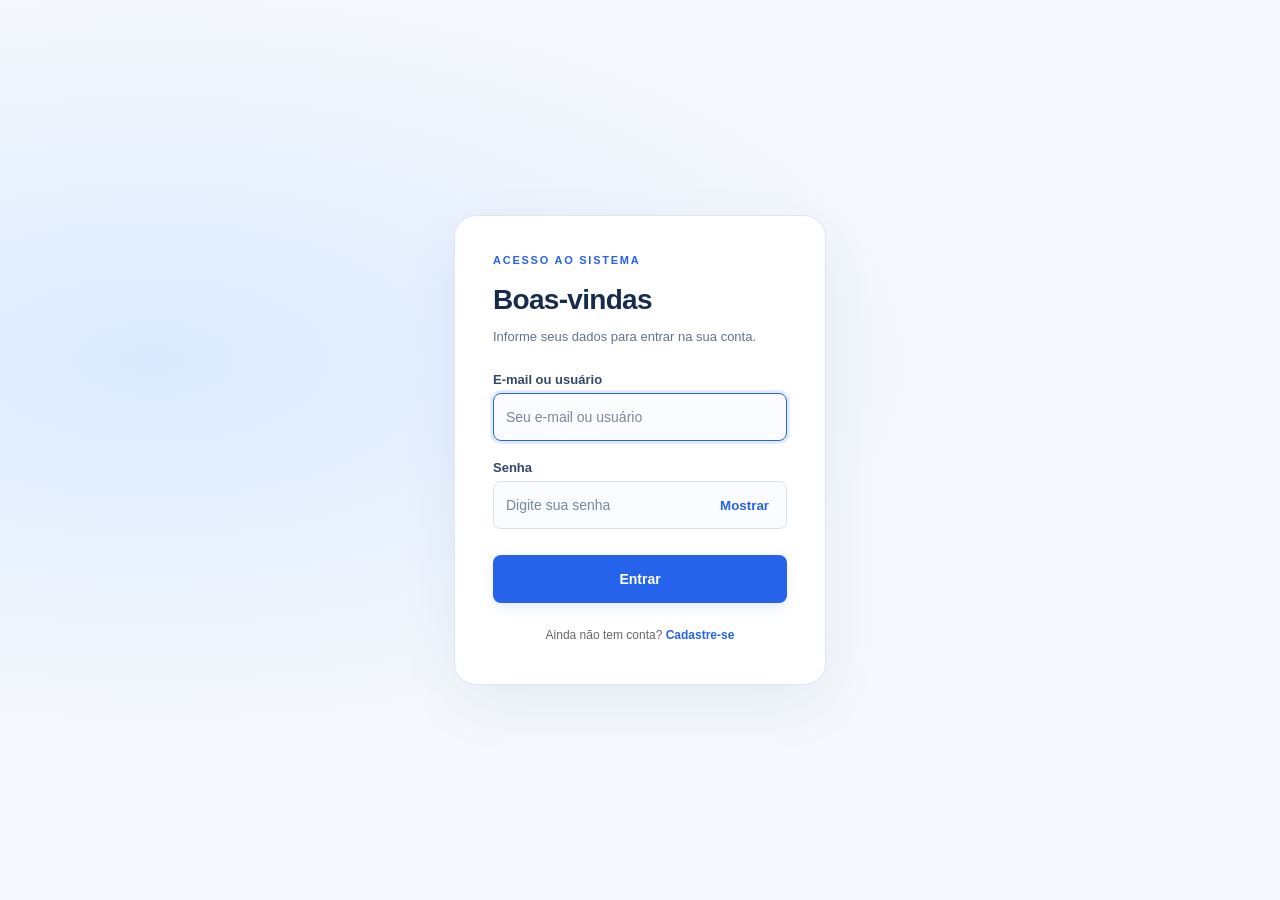
<file: pages/dashboards.html>
<!DOCTYPE html>
<html lang="pt-BR">
<head>
<meta charset="UTF-8">
<meta name="viewport" content="width=device-width, initial-scale=1.0">
<title>SISTEMA</title>
<link rel="icon" type="image/svg+xml" href="../favicon.svg">
<meta property="og:title" content="Dashboards">
<meta property="og:description" content="Pain&eacute;is de acompanhamento &mdash; mecaniza&ccedil;&atilde;o, a&ccedil;udagem e DEAGRO.">
<meta property="og:type" content="website">
<script src="../js/banco-config.js?v=2026091406"></script>
<script src="../js/admin-auth.js?v=2026091404"></script>
<script src="../js/admin-gate.js?v=2026091402"></script>
<link rel="stylesheet" href="../css/base.css?v=2026091501">
<link rel="stylesheet" href="../css/index.css?v=2026091501">
<link rel="stylesheet" href="../css/dashboards.css?v=2026091501">
</head>
<body>

<header>
  <a class="voltar-btn" href="index.html">&#8592; In&iacute;cio</a>
  <h1>SISTEMA</h1>
  <p>Pain&eacute;is de acompanhamento</p>
</header>

<div class="container">
  <div class="cards cards-paineis">
    <a href="mecanizacao.html" class="card-link">
      <div class="card">
        <span class="card-icon">&#128668;</span>
        <h2>Painel da Mecaniza&ccedil;&atilde;o</h2>
        <p>Vistorias de mecaniza&ccedil;&atilde;o agr&iacute;cola e a&ccedil;udagem: hectares mecanizados, horas de m&aacute;quina, tanques e a&ccedil;udes, por munic&iacute;pio, cultura e escrit&oacute;rio local.</p>
        <span class="badge">Abrir painel</span>
      </div>
    </a>
    <a href="deagro-secoes.html" class="card-link">
      <div class="card">
        <span class="card-icon">&#127806;</span>
        <h2>Painel do DEAGRO</h2>
        <p>Departamento de Agroneg&oacute;cio: agricultura, aquicultura e pesca, central de incuba&ccedil;&atilde;o, pecu&aacute;ria e capacita&ccedil;&otilde;es.</p>
        <span class="badge">Abrir painel</span>
      </div>
    </a>
  </div>
</div>

<footer>P&aacute;gina de apoio interno</footer>
</body>
</html>
</file>
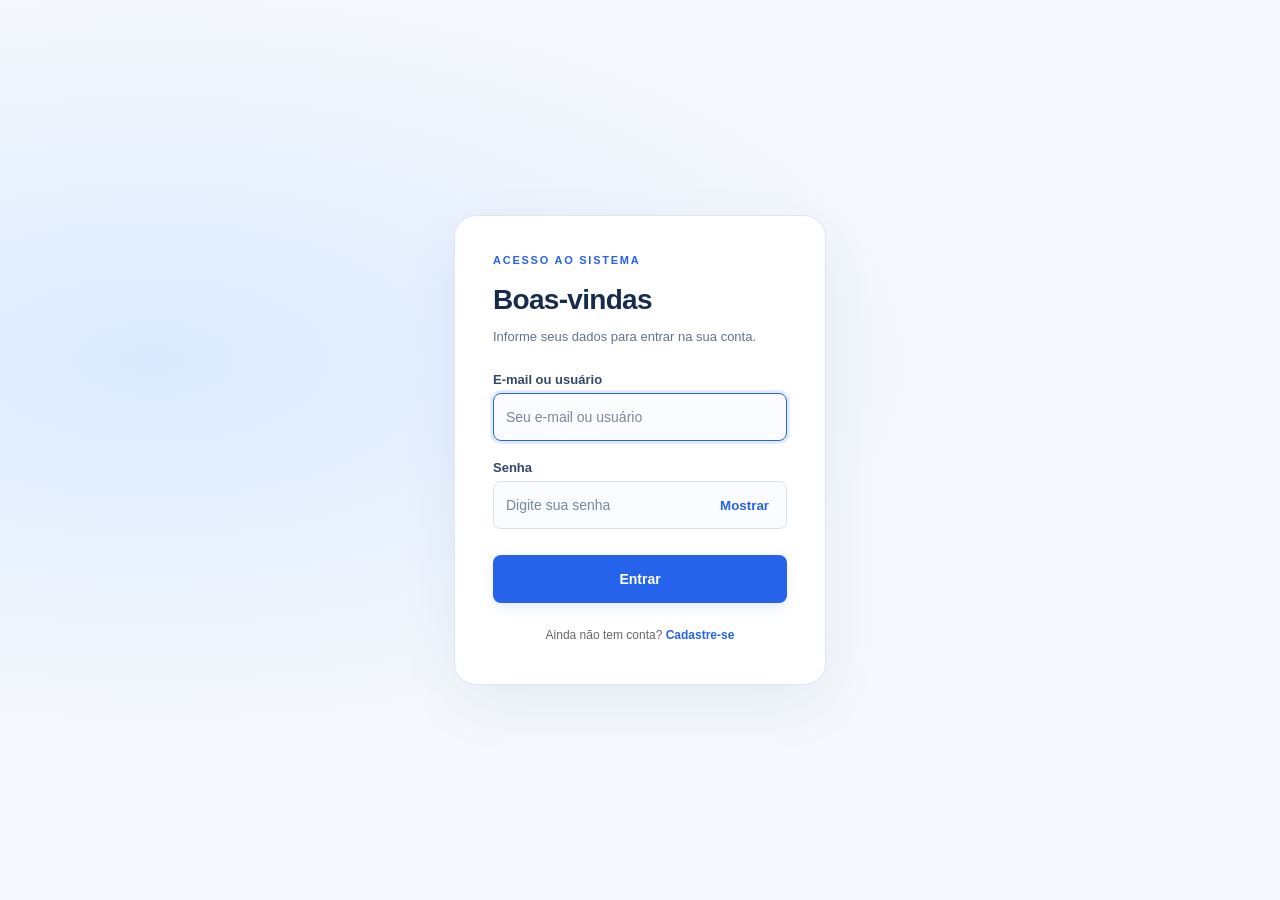
<file: pages/deagro-secoes.html>
<!DOCTYPE html>
<html lang="pt-BR">
<head>
<meta charset="UTF-8">
<meta name="viewport" content="width=device-width, initial-scale=1.0">
<title>SISTEMA</title>
<link rel="icon" type="image/svg+xml" href="../favicon.svg">
<meta property="og:title" content="Se&ccedil;&otilde;es do DEAGRO">
<meta property="og:description" content="Escolha a se&ccedil;&atilde;o para abrir o painel do Departamento de Agroneg&oacute;cio.">
<meta property="og:type" content="website">
<script src="../js/banco-config.js?v=2026091406"></script>
<script src="../js/admin-auth.js?v=2026091404"></script>
<script src="../js/admin-gate.js?v=2026091402"></script>
<link rel="stylesheet" href="../css/base.css?v=2026091501">
<link rel="stylesheet" href="../css/index.css?v=2026091501">
<link rel="stylesheet" href="../css/dashboards.css?v=2026091501">
</head>
<body>

<header>
  <a class="voltar-btn" href="dashboards.html">&#8592; Pain&eacute;is</a>
  <h1>SISTEMA</h1>
  <p>Escolha a se&ccedil;&atilde;o para abrir o painel</p>
</header>

<div class="container">
  <div class="cards cards-grade cards-grade-larga">
    <a href="deagro.html#geral" class="card-link">
      <div class="card">
        <svg class="card-svg" viewBox="0 0 24 24" fill="none" stroke="currentColor" stroke-width="2" stroke-linecap="round" stroke-linejoin="round"><path d="M3 9l9-7 9 7v11a2 2 0 01-2 2H5a2 2 0 01-2-2z"/></svg>
        <h2>Vis&atilde;o geral</h2>
        <p>Resumo do departamento</p>
      </div>
    </a>
    <a href="deagro.html#cafe" class="card-link">
      <div class="card">
        <svg class="card-svg" viewBox="0 0 24 24" fill="none" stroke="currentColor" stroke-width="2" stroke-linecap="round" stroke-linejoin="round"><path d="M4 9h13v5a5 5 0 01-5 5H9a5 5 0 01-5-5z"/><path d="M17 10h1.5a2.5 2.5 0 010 5H17"/><path d="M8 3v3M12 2.5V6"/></svg>
        <h2>Caf&eacute;</h2>
        <p>Cafeicultura e insumos</p>
      </div>
    </a>
    <a href="deagro.html#armazenagem" class="card-link">
      <div class="card">
        <svg class="card-svg" viewBox="0 0 24 24" fill="none" stroke="currentColor" stroke-width="2" stroke-linecap="round" stroke-linejoin="round"><path d="M5 21V9a4 4 0 018 0v12"/><path d="M5 12h8"/><path d="M16 21V7l4-3v17"/><path d="M3 21h18"/></svg>
        <h2>Armazenagem</h2>
        <p>Silos e capacidade</p>
      </div>
    </a>
    <a href="deagro.html#aquicultura" class="card-link">
      <div class="card">
        <svg class="card-svg" viewBox="0 0 24 24" fill="none" stroke="currentColor" stroke-width="2" stroke-linecap="round" stroke-linejoin="round"><path d="M2 12c3-4 7-6 11-6 3.5 0 6 1.5 8 3.5-2 2-4.5 4.5-8 4.5-4 0-8-2-11-2z"/><circle cx="16" cy="10.5" r=".8" fill="currentColor"/><path d="M2 12l3 3M2 12l3-3"/></svg>
        <h2>Aquicultura e Pesca</h2>
        <p>Piscicultura e pesca</p>
      </div>
    </a>
    <a href="deagro.html#incubacao" class="card-link">
      <div class="card">
        <svg class="card-svg" viewBox="0 0 24 24" fill="none" stroke="currentColor" stroke-width="2" stroke-linecap="round" stroke-linejoin="round"><path d="M12 2c3.5 4 6 8 6 11a6 6 0 01-12 0c0-3 2.5-7 6-11z"/></svg>
        <h2>Central de Incuba&ccedil;&atilde;o</h2>
        <p>Distribuição de pintos</p>
      </div>
    </a>
    <a href="deagro.html#calcario" class="card-link">
      <div class="card">
        <svg class="card-svg" viewBox="0 0 24 24" fill="none" stroke="currentColor" stroke-width="2" stroke-linecap="round" stroke-linejoin="round"><path d="M3 20h18"/><path d="M12 4l8 16H4z"/><path d="M9.2 13.5h5.6"/></svg>
        <h2>Calc&aacute;rio</h2>
        <p>Corretivo de solo</p>
      </div>
    </a>
    <a href="deagro.html#pecefic" class="card-link">
      <div class="card">
        <svg class="card-svg" viewBox="0 0 24 24" fill="none" stroke="currentColor" stroke-width="2" stroke-linecap="round" stroke-linejoin="round"><path d="M4 6c0 4 2 6 4 7M20 6c0 4-2 6-4 7"/><path d="M8 13h8v3a4 4 0 01-8 0z"/><path d="M10 17.5v3M14 17.5v3"/></svg>
        <h2>Pecu&aacute;ria Eficiente</h2>
        <p>Pecuária eficiente</p>
      </div>
    </a>
    <a href="deagro.html#genetica" class="card-link">
      <div class="card">
        <svg class="card-svg" viewBox="0 0 24 24" fill="none" stroke="currentColor" stroke-width="2" stroke-linecap="round" stroke-linejoin="round"><path d="M7 3c0 6 10 12 10 18M17 3c0 6-10 12-10 18"/><path d="M8.5 7h7M8.5 17h7M7.6 12h8.8"/></svg>
        <h2>Melhoramento gen&eacute;tico</h2>
        <p>Inseminação artificial</p>
      </div>
    </a>
    <a href="deagro.html#usina" class="card-link">
      <div class="card">
        <svg class="card-svg" viewBox="0 0 24 24" fill="none" stroke="currentColor" stroke-width="2" stroke-linecap="round" stroke-linejoin="round"><path d="M9 2h6v6l3 5v7a2 2 0 01-2 2H8a2 2 0 01-2-2v-7l3-5z"/><path d="M6.5 14h11"/></svg>
        <h2>Usina de nitrog&ecirc;nio</h2>
        <p>Nitrogênio líquido</p>
      </div>
    </a>
    <a href="deagro.html#atividade" class="card-link">
      <div class="card">
        <svg class="card-svg" viewBox="0 0 24 24" fill="none" stroke="currentColor" stroke-width="2" stroke-linecap="round" stroke-linejoin="round"><path d="M21 10c0 7-9 12-9 12s-9-5-9-12a9 9 0 0118 0z"/><circle cx="12" cy="10" r="3"/></svg>
        <h2>Atividade t&eacute;cnica</h2>
        <p>Assistência técnica</p>
      </div>
    </a>
    <a href="deagro.html#cursos" class="card-link">
      <div class="card">
        <svg class="card-svg" viewBox="0 0 24 24" fill="none" stroke="currentColor" stroke-width="2" stroke-linecap="round" stroke-linejoin="round"><path d="M12 3L2 8l10 5 10-5z"/><path d="M6 10.5V16c0 1.7 2.7 3 6 3s6-1.3 6-3v-5.5"/></svg>
        <h2>Cursos</h2>
        <p>Capacitações</p>
      </div>
    </a>
    <a href="deagro.html#eventos" class="card-link">
      <div class="card">
        <svg class="card-svg" viewBox="0 0 24 24" fill="none" stroke="currentColor" stroke-width="2" stroke-linecap="round" stroke-linejoin="round"><rect x="3" y="4" width="18" height="17" rx="2"/><path d="M3 10h18M8 2v4M16 2v4"/><path d="M8 14h4"/></svg>
        <h2>Eventos</h2>
        <p>Feiras e dias de campo</p>
      </div>
    </a>
    <a href="deagro.html#municipio" class="card-link">
      <div class="card">
        <svg class="card-svg" viewBox="0 0 24 24" fill="none" stroke="currentColor" stroke-width="2" stroke-linecap="round" stroke-linejoin="round"><path d="M3 21V9l6-4 6 4 6-3v15z"/><path d="M9 5v16M15 9v12"/></svg>
        <h2>Munic&iacute;pios</h2>
        <p>O que cada um recebeu</p>
      </div>
    </a>
    <a href="deagro.html#beneficiario" class="card-link">
      <div class="card">
        <svg class="card-svg" viewBox="0 0 24 24" fill="none" stroke="currentColor" stroke-width="2" stroke-linecap="round" stroke-linejoin="round"><path d="M17 21v-2a4 4 0 00-4-4H5a4 4 0 00-4 4v2"/><circle cx="9" cy="7" r="4"/><path d="M23 21v-2a4 4 0 00-3-3.87"/></svg>
        <h2>Benefici&aacute;rios</h2>
        <p>Ficha da pessoa</p>
      </div>
    </a>
    <a href="deagro.html#registros" class="card-link">
      <div class="card">
        <svg class="card-svg" viewBox="0 0 24 24" fill="none" stroke="currentColor" stroke-width="2" stroke-linecap="round" stroke-linejoin="round"><path d="M14 2H6a2 2 0 00-2 2v16a2 2 0 002 2h12a2 2 0 002-2V8z"/><polyline points="14 2 14 8 20 8"/><line x1="16" y1="13" x2="8" y2="13"/><line x1="16" y1="17" x2="8" y2="17"/></svg>
        <h2>Registros</h2>
        <p>Tabela completa</p>
      </div>
    </a>
  </div>
</div>

<footer>P&aacute;gina de apoio interno</footer>
</body>
</html>
</file>
<file: css/base.css>
/* Estilos compartilhados — SEAGRI */
:root{
  --verde:#153e75;
  --verde2:#2563eb;
  --verde-claro:#eff6ff;
  --azul:#4472c4;
  --laranja:#ed7d31;
  --amarelo:#ffc000;
  --cinza:#888;
  --linha:#e0e0e0;
  --texto:#212121;
  --sombra:0 2px 8px rgba(27,55,94,0.1);
}
*{box-sizing:border-box;margin:0;padding:0}
body{font-family:"Roboto","Segoe UI",Arial,sans-serif;background:#fafafa;color:var(--texto)}

/* Botão de voltar — sem barra lateral, é o único caminho de volta de cada
   página, então mora aqui e não no CSS de uma página só. Exige um <header>
   com position:relative. */
.voltar-btn{position:absolute;top:12px;left:16px;display:inline-flex;align-items:center;gap:6px;
  padding:7px 12px;background:rgba(255,255,255,.15);color:#fff;text-decoration:none;
  border:1px solid rgba(255,255,255,.35);border-radius:8px;font-size:12px;font-weight:600;
  transition:background .2s}
.voltar-btn:hover{background:rgba(255,255,255,.28)}
@media(max-width:768px){
  .voltar-btn{font-size:11px;padding:6px 10px;top:10px;left:12px}
  /* No celular o título quase encosta no botão. Reserva a faixa dos dois lados
     — só de um lado o título sairia do centro. Onde :has() não pega, o layout
     fica como antes, que já não colide; a regra é folga, não conserto. */
  header:has(> .voltar-btn){padding-left:88px;padding-right:88px}
}
</file>
<file: css/index.css>
/* Estilos da página inicial — SEAGRI */
body{min-height:100vh;display:flex;flex-direction:column}
header{position:relative;background:linear-gradient(135deg,var(--verde),var(--verde2));color:#fff;padding:20px 32px;text-align:center;box-shadow:0 4px 12px rgba(27,55,94,0.2);display:flex;flex-direction:column;align-items:center;justify-content:center}
header h1{font-size:22px;font-weight:500;margin:0 0 4px}
header p{font-size:12px;opacity:.9;margin:0}
.admin-login-btn{position:absolute;top:12px;right:16px;display:inline-flex;align-items:center;gap:6px;padding:7px 12px;background:rgba(255,255,255,.15);color:#fff;border:1px solid rgba(255,255,255,.35);border-radius:8px;font-size:12px;font-weight:600;cursor:pointer;transition:background .2s;max-width:calc(100% - 100px)}
.admin-login-btn:hover{background:rgba(255,255,255,.28)}
.admin-login-btn.logado{background:#256dd3;border-color:#1a56ab}
.container{flex:1;display:flex;justify-content:center;align-items:center;padding:40px clamp(24px,5vw,72px)}
.cards{display:grid;grid-template-columns:repeat(auto-fit,minmax(240px,1fr));gap:20px;width:100%}
.card-link{text-decoration:none;color:inherit;display:block}
.card{background:#fff;border-radius:16px;padding:28px 24px;text-align:center;box-shadow:0 4px 20px rgba(0,0,0,0.08);border:2px solid transparent;transition:all .3s ease;height:100%}
.card:hover{transform:translateY(-6px);box-shadow:0 8px 32px rgba(27,55,94,0.15);border-color:var(--verde2)}
.card-icon{font-size:48px;margin-bottom:16px;display:block}
.card h2{font-size:22px;font-weight:600;color:var(--verde);margin:0 0 12px}
.card p{font-size:14px;color:#666;line-height:1.6;margin:0}
.card .badge{display:inline-block;margin-top:16px;padding:8px 20px;background:var(--verde);color:#fff;border-radius:8px;font-size:13px;font-weight:600;transition:background .2s}
.card:hover .badge{background:var(--verde2)}
footer{padding:20px 32px;font-size:12px;color:#999;text-align:center;border-top:1px solid var(--linha)}
@media(max-width:768px){
  header{padding:16px 16px 16px 56px}
  header h1{font-size:19px}
  .admin-login-btn{font-size:11px;padding:6px 10px;right:12px;top:50%;transform:translateY(-50%)}
  .container{padding:24px 12px;align-items:flex-start}
  .cards{grid-template-columns:repeat(2,1fr);gap:14px;max-width:100%}
  .card{padding:20px 14px}
  .card h2{font-size:17px}
  .card-icon{font-size:36px;margin-bottom:10px}
}
@media(max-width:400px){
  header h1{font-size:17px}
  .cards{grid-template-columns:1fr;max-width:280px}
  .card{padding:18px 16px}
  .container{padding:20px 12px}
}
.card-link[hidden]{display:none!important}
</file>
<file: base.css>
/* Estilos compartilhados — SEAGRI */
:root{
  --verde:#1b5e20;
  --verde2:#2e7d32;
  --verde-claro:#e8f5e9;
  --azul:#4472c4;
  --laranja:#ed7d31;
  --amarelo:#ffc000;
  --cinza:#888;
  --linha:#e0e0e0;
  --texto:#212121;
  --sombra:0 2px 8px rgba(27,94,32,0.1);
}
*{box-sizing:border-box;margin:0;padding:0}
body{font-family:"Roboto","Segoe UI",Arial,sans-serif;background:#fafafa;color:var(--texto);transition:padding-left .28s cubic-bezier(.4,0,.2,1)}
body.sidebar-open{padding-left:260px}

.seagri-header{
  background:linear-gradient(135deg,var(--verde),var(--verde2));
  color:#fff;
  padding:32px 32px 28px;
  text-align:center;
  box-shadow:0 4px 12px rgba(27,94,32,0.2);
  position:relative;
}
.seagri-header h1{font-size:26px;font-weight:500;margin:0 0 6px}
.seagri-header p{font-size:14px;opacity:.9;margin:0}
.seagri-header .voltar{
  position:absolute;left:20px;top:50%;transform:translateY(-50%);
  color:#fff;text-decoration:none;font-size:14px;opacity:.85;
  display:flex;align-items:center;gap:6px;
}
.seagri-header .voltar:hover{opacity:1}

.seagri-footer{
  padding:20px 32px;
  font-size:12px;
  color:#999;
  text-align:center;
  border-top:1px solid var(--linha);
}

/* Sidebar navigation */
.sidebar-expand{
  position:fixed;left:0;top:50%;transform:translateY(-50%);
  z-index:1480;width:20px;height:56px;
  background:var(--verde);border:none;border-radius:0 8px 8px 0;
  cursor:pointer;color:#fff;font-size:18px;font-weight:300;
  display:flex;align-items:center;justify-content:center;
  box-shadow:2px 0 8px rgba(0,0,0,.15);
  opacity:0;pointer-events:none;
  transition:opacity .2s,width .15s,background .15s;
}
.sidebar-expand:hover{width:26px;background:var(--verde2)}
body:not(.sidebar-open) .sidebar-expand{opacity:1;pointer-events:auto}
.sidebar{
  position:fixed;left:-270px;top:0;bottom:0;width:260px;
  background:#fff;z-index:1500;
  transition:left .28s cubic-bezier(.4,0,.2,1);
  display:flex;flex-direction:column;
  box-shadow:4px 0 28px rgba(0,0,0,.15);
}
.sidebar.open{left:0}
.sidebar-head{
  background:linear-gradient(135deg,var(--verde),var(--verde2));
  color:#fff;padding:20px 16px 16px;flex-shrink:0;
  display:flex;align-items:flex-start;justify-content:space-between;gap:8px;
}
.sidebar-head-info{flex:1;min-width:0}
.sidebar-head-sub{font-size:11px;font-weight:500;opacity:.75;letter-spacing:.6px;text-transform:uppercase;margin-bottom:3px}
.sidebar-head-title{font-size:17px;font-weight:700;letter-spacing:.2px}
.sidebar-toggle{
  background:rgba(255,255,255,.15);border:none;color:#fff;
  width:30px;height:30px;border-radius:6px;flex-shrink:0;
  cursor:pointer;display:flex;align-items:center;justify-content:center;
  font-size:20px;font-weight:300;line-height:1;
  transition:background .15s;
}
.sidebar-toggle:hover{background:rgba(255,255,255,.28)}
.sidebar-nav{flex:1;padding:8px 0;overflow-y:auto}
.sidebar-link{
  display:flex;align-items:center;gap:14px;
  padding:13px 20px;
  color:#444;text-decoration:none;font-size:14px;font-weight:500;
  border-left:3px solid transparent;
  transition:background .15s,color .15s,border-color .15s;
}
.sidebar-link:hover{background:#f5f5f5;color:var(--verde)}
.sidebar-link.ativo{background:#e8f5e9;color:var(--verde);border-left-color:var(--verde)}
.sidebar-icon{flex-shrink:0;width:20px;height:20px;color:inherit;opacity:.8}
.sidebar-link.ativo .sidebar-icon,.sidebar-link:hover .sidebar-icon{opacity:1}
.sidebar-foot{padding:14px 20px;font-size:11px;color:#bbb;border-top:1px solid #f0f0f0;letter-spacing:.3px}
</file>
<file: chamados.css>
/* Estilos da página Chamados — SEAGRI */
:root{--azul:#0b5394;}
header{background:linear-gradient(135deg,var(--verde),var(--verde2));color:#fff;padding:40px 32px;text-align:center;box-shadow:0 4px 12px rgba(27,94,32,0.2);}
header h1{margin:0 0 8px;font-size:28px;font-weight:500;}
header p{margin:0;font-size:14px;opacity:.9;}
.btn-voltar{display:inline-block;margin-top:14px;padding:10px 20px;background:#fff;color:var(--verde);font-weight:600;font-size:14px;border-radius:8px;text-decoration:none;box-shadow:0 2px 8px rgba(0,0,0,0.15);transition:all .2s;}
.btn-voltar:hover{background:var(--verde-claro);transform:translateY(-2px);box-shadow:0 4px 12px rgba(0,0,0,0.2);}
.wrap{padding:32px;max-width:100%;margin:0;}
.meta{display:flex;flex-wrap:wrap;gap:16px;margin:0 0 32px;padding:0;}
.card{background:#fff;border:none;border-radius:12px;padding:16px 20px;font-size:13px;box-shadow:var(--sombra);}
.card b{color:var(--verde);}
.tools{margin:0 0 24px;font-size:14px;padding:0;}
.progresso-container{margin-bottom:20px;}
.progresso-titulo{display:flex;justify-content:space-between;margin-bottom:8px;font-size:13px;font-weight:500;}
.progresso-barra{width:100%;height:8px;background:var(--linha);border-radius:10px;overflow:hidden;}
.progresso-fill{height:100%;background:linear-gradient(90deg,var(--verde),var(--verde2));width:0%;transition:width 0.3s ease;border-radius:10px;}
.tools input{padding:12px 16px;border:1px solid var(--linha);border-radius:8px;width:100%;max-width:400px;font-size:14px;background:#fff;box-shadow:var(--sombra);margin-top:12px;}
.tools input:focus{outline:none;border-color:var(--verde);box-shadow:0 0 0 4px rgba(27,94,32,0.1);}
table{border-collapse:separate;border-spacing:0;width:100%;background:transparent;border-radius:0;overflow:visible;box-shadow:none;margin:0;padding:0;}
thead{display:none;}
tbody{display:grid;grid-template-columns:1fr;gap:16px;width:100%;padding:0;}
tbody td{border:none;padding:16px;font-size:14px;vertical-align:top;background:#fff;box-shadow:var(--sombra);border-radius:8px;width:100%;}
tbody tr:nth-child(even){background:#fff;}
tbody tr:hover{background:#f1f8e9;}
tbody tr{background:#fff;box-shadow:var(--sombra);overflow:hidden;display:flex;margin:0;border:none;}
tbody tr > td:first-child{width:30%;border-radius:0;}
tbody tr > td:last-child{flex:1;border-radius:0;padding:16px;}
.num{font-weight:600;color:var(--verde);white-space:nowrap;font-size:13px;}
.status-badge{display:inline-block;margin-top:6px;padding:4px 10px;border-radius:6px;font-size:11px;font-weight:600;}
.status-badge.pendente{background:#fff3e0;color:#e65100;}
.status-badge.concluido{background:#e8f5e9;color:#2e7d32;}
.arq{flex:0 0 30%;min-width:200px;}
.arq a{color:var(--azul);text-decoration:none;font-weight:600;word-break:break-word;transition:color 0.2s;}
.arq a:hover{color:var(--verde);text-decoration:underline;}
.texto{line-height:1.8;font-size:14px;}
.texto .u{font-weight:600;color:var(--verde);}
.texto-container{display:flex;flex-direction:column;gap:16px;}
.texto-titulo{display:flex;gap:12px;align-items:flex-start;padding:12px;background:var(--verde-claro);border-radius:8px;border-left:4px solid var(--verde);}
.texto-titulo-text{flex:1;font-weight:500;color:var(--texto);cursor:pointer;transition:opacity 0.2s;}
.texto-titulo-text:hover{opacity:0.7;}
.texto-corpo-text{font-size:14px;cursor:pointer;transition:opacity 0.2s;}
.texto-corpo-text:hover{opacity:0.7;}
.toast-notificacao{position:fixed;bottom:20px;right:20px;background:var(--verde);color:#fff;padding:16px 24px;border-radius:8px;box-shadow:0 4px 12px rgba(0,0,0,0.15);font-weight:500;z-index:9999;animation:slideIn 0.3s ease-out;}
@keyframes slideIn{from{transform:translateY(100px);opacity:0;}to{transform:translateY(0);opacity:1;}}
@keyframes slideOut{from{transform:translateY(0);opacity:1;}to{transform:translateY(100px);opacity:0;}}
.toast-saindo{animation:slideOut 0.3s ease-out forwards;}
.copy{font-size:12px;color:#fff;background:var(--verde2);border:none;border-radius:8px;padding:8px 16px;cursor:pointer;white-space:nowrap;font-weight:500;transition:all 0.2s;box-shadow:var(--sombra);position:relative;}
.copy:hover{background:var(--verde);transform:translateY(-2px);box-shadow:0 4px 12px rgba(27,94,32,0.2);}
.copy:active{transform:translateY(0);}
.copy.copiado{background:#4caf50;position:relative;}
.copy.copiado::after{content:"\2713";margin-left:6px;font-weight:bold;}
.obs{margin-top:32px;background:#fff8e1;border:1px solid #f0d98a;border-radius:12px;padding:16px 20px;font-size:13px;line-height:1.6;box-shadow:var(--sombra);}
.obs b{color:#9a6b00;}
.modal-backdrop{position:fixed;top:0;left:0;width:100%;height:100%;background:rgba(0,0,0,0.5);display:none;justify-content:center;align-items:center;z-index:10000;}
.modal-backdrop.ativo{display:flex;}
.modal-conteudo{background:#fff;border-radius:16px;padding:40px;box-shadow:0 8px 32px rgba(0,0,0,0.2);max-width:500px;text-align:center;position:relative;animation:modalEntrada 0.3s ease-out;}
@keyframes modalEntrada{from{transform:scale(0.8);opacity:0;}to{transform:scale(1);opacity:1;}}
.modal-titulo{font-size:32px;margin:0 0 20px;color:var(--verde);font-weight:500;}
.modal-emoji{font-size:80px;margin-bottom:20px;}
.modal-fechar{position:absolute;top:12px;right:12px;background:none;border:none;font-size:28px;cursor:pointer;color:#999;transition:color 0.2s;}
.modal-fechar:hover{color:var(--verde);}
footer{padding:24px 32px;font-size:12px;color:#999;text-align:center;border-top:1px solid var(--linha);}
@media(max-width:900px){
  .wrap{padding:16px;}
  header{padding:20px 16px;}
  header h1{font-size:22px;}
  table{padding:0;}
  tbody{grid-template-columns:1fr;gap:12px;}
  tbody tr{flex-direction:column;}
  tbody tr > td{width:100%;}
  tbody tr > td:last-child{flex:1;}
  .arq{width:100%;}
  .texto{font-size:13px;}
  .copy{padding:6px 12px;font-size:11px;}
}
@media(max-width:600px){
  .wrap{padding:12px;}
  header{padding:16px 12px;}
  header h1{font-size:20px;}
  header p{font-size:12px;}
  .meta{gap:8px;margin-bottom:16px;}
  .card{padding:12px;font-size:12px;}
  table{padding:0;}
  tbody{grid-template-columns:1fr;gap:8px;}
  tbody tr{flex-direction:column;border-radius:8px;}
  tbody tr > td{padding:12px;}
  .arq{width:100%;}
  .num{font-size:12px;}
  .texto{font-size:13px;}
  .texto-titulo{padding:10px;gap:8px;}
  .texto-corpo-text{font-size:13px;}
  .copy{padding:6px 10px;font-size:10px;}
}
/* Modal de senha */
#gate{position:fixed;inset:0;z-index:9999;background:rgba(0,0,0,0.55);display:flex;align-items:center;justify-content:center;padding:24px;}
#gate .gate-box{background:#fff;border-radius:16px;padding:36px 32px;max-width:360px;width:100%;text-align:center;box-shadow:0 20px 60px rgba(0,0,0,0.45);border-top:5px solid var(--verde);animation:gatePop .22s ease;}
@keyframes gatePop{from{opacity:0;transform:translateY(-12px) scale(.96);}to{opacity:1;transform:none;}}
#gate .gate-icon{font-size:52px;margin-bottom:12px;}
#gate h2{margin:0 0 8px;font-size:22px;color:var(--verde);font-weight:600;}
#gate p{margin:0 0 24px;font-size:14px;color:#666;}
#gate input{width:100%;padding:14px 16px;border:1px solid var(--linha);border-radius:8px;font-size:16px;text-align:center;letter-spacing:2px;background:#fafafa;}
#gate input:focus{outline:none;border-color:var(--verde);box-shadow:0 0 0 4px rgba(27,94,32,0.12);background:#fff;}
#gate button{width:100%;margin-top:16px;padding:14px;background:var(--verde);color:#fff;border:none;border-radius:8px;font-size:15px;font-weight:600;cursor:pointer;transition:background .2s;}
#gate button:hover{background:var(--verde2);}
#gate .gate-erro{color:#c62828;font-size:13px;margin-top:12px;min-height:18px;font-weight:500;}
body.locked{overflow:hidden;}
body.locked > *:not(#gate){filter:blur(6px);pointer-events:none;user-select:none;}
</file>
<file: portarias.css>
/* Estilos da página Portarias — SEAGRI */
header {
  background: linear-gradient(135deg, var(--verde), var(--verde2));
  color: #fff;
  padding: 40px 32px;
  text-align: center;
  box-shadow: 0 4px 12px rgba(27, 94, 32, 0.2);
}
header h1 {
  font-size: 28px;
  font-weight: 500;
  margin: 0 0 8px;
}
header p {
  font-size: 14px;
  opacity: 0.9;
  margin: 0;
}
.nav-buttons {
  display: flex;
  gap: 16px;
  padding: 20px 32px;
  background: #fff;
  border-bottom: 1px solid var(--linha);
  flex-wrap: wrap;
}
.nav-buttons a {
  padding: 10px 16px;
  border-radius: 6px;
  font-size: 14px;
  font-weight: 600;
  text-decoration: none;
  border: 1px solid var(--verde2);
  color: var(--verde);
  background: #fff;
  transition: all 0.2s;
}
.nav-buttons a:hover {
  background: var(--verde-claro);
}
.container {
  width: 100%;
  margin: 0 auto;
  padding: 40px 32px;
}
.search-box {
  margin-bottom: 32px;
}
.search-box label {
  display: block;
  font-size: 14px;
  font-weight: 600;
  color: var(--texto);
  margin-bottom: 8px;
}
.search-box input {
  width: 100%;
  max-width: 400px;
  padding: 12px 16px;
  font-size: 14px;
  border: 1px solid var(--linha);
  border-radius: 6px;
  background: #fff;
}
.search-box input::placeholder {
  color: #999;
}
.view-controls {
  display: flex;
  gap: 8px;
  margin-bottom: 24px;
}
.view-btn {
  padding: 8px 14px;
  border: 1px solid var(--verde2);
  background: #fff;
  color: var(--verde2);
  border-radius: 6px;
  cursor: pointer;
  font-size: 13px;
  font-weight: 600;
  transition: all 0.2s;
}
.view-btn.active {
  background: var(--verde);
  color: #fff;
}
.view-btn:hover:not(.active) {
  background: var(--verde-claro);
}
.setores {
  display: grid;
  grid-template-columns: repeat(4, 1fr);
  gap: 24px;
}
.setores.list-view {
  grid-template-columns: 1fr;
}
.portaria-card.list-view {
  display: grid;
  grid-template-columns: 1fr;
  gap: 0;
  margin-bottom: 0;
  box-shadow: none;
  border-bottom: 1px solid #f0f0f0;
  border-radius: 0;
}
.portaria-card.list-view:last-child {
  border-bottom: none;
}
.card-setor.list-view {
  display: none;
}
.card-body.list-view {
  display: grid;
  grid-template-columns: 1fr 1fr 140px 120px;
  align-items: center;
  padding: 12px 16px;
  gap: 24px;
}
.card-body.list-view .chefe-nome {
  font-size: 15px;
  font-weight: 500;
  margin: 0;
  text-align: left;
}
.card-body.list-view .chefe-cargo {
  font-size: 13px;
  margin: 0;
  text-align: left;
  color: #555;
}
.card-body.list-view .portaria-num {
  font-size: 12px;
  margin: 0;
  text-align: center;
  color: #666;
}
.card-body.list-view .portaria-link {
  margin: 0;
  flex-shrink: 0;
  width: 100%;
}
.list-header {
  display: grid;
  grid-template-columns: 1fr 1fr 140px 120px;
  gap: 24px;
  padding: 12px 16px;
  margin-bottom: 0;
  background: #f5f5f5;
  border-radius: 0;
  border-bottom: 2px solid #ddd;
}
.list-header-item {
  padding: 0;
  font-weight: 600;
  font-size: 13px;
  color: var(--texto);
}
.list-header-nome {
  text-align: left;
}
.list-header-cargo {
  text-align: left;
}
.list-header-portaria {
  text-align: center;
}
.list-header-acao {
  text-align: center;
}
.portaria-card {
  background: #fff;
  border-radius: 10px;
  box-shadow: 0 2px 10px rgba(0, 0, 0, 0.08);
  overflow: hidden;
  transition: box-shadow 0.2s;
}
.portaria-card:hover {
  box-shadow: 0 4px 16px rgba(27, 94, 32, 0.15);
}
.card-setor {
  background: linear-gradient(135deg, var(--verde), var(--verde2));
  padding: 16px 20px;
  text-align: center;
}
.card-setor h2 {
  font-size: 15px;
  font-weight: 700;
  color: #fff;
  margin: 0;
  text-transform: uppercase;
  letter-spacing: 0.5px;
  line-height: 1.4;
}
.card-body {
  padding: 20px;
  text-align: center;
}
.card-body .chefe-nome {
  font-size: 20px;
  font-weight: 700;
  color: var(--texto);
  margin: 0 0 6px;
  line-height: 1.3;
}
.card-body .chefe-cargo {
  font-size: 13px;
  font-weight: 500;
  color: #666;
  margin: 0 0 12px;
  line-height: 1.4;
}
.card-body .portaria-num {
  font-size: 11px;
  color: #999;
  margin: 0 0 14px;
}
.portaria-link {
  display: inline-block;
  padding: 8px 20px;
  border-radius: 6px;
  font-size: 12px;
  font-weight: 600;
  text-decoration: none;
  text-align: center;
  white-space: nowrap;
  min-width: 120px;
  transition: all 0.2s;
}
.portaria-link.has-pdf {
  background: var(--verde);
  color: #fff;
  cursor: pointer;
}
.portaria-link.has-pdf:hover {
  background: var(--verde2);
}
.portaria-link.no-pdf {
  background: #f5f5f5;
  color: #999;
  border: 1px solid #ddd;
  cursor: default;
}
footer {
  padding: 20px 32px;
  font-size: 12px;
  color: #999;
  text-align: center;
  border-top: 1px solid var(--linha);
  margin-top: 40px;
}
@media (max-width: 600px) {
  header {
    padding: 28px 16px;
  }
  header h1 {
    font-size: 22px;
  }
  .container {
    padding: 24px 16px;
  }
  .setores {
    grid-template-columns: 1fr;
  }
}
</file>
<file: css/admin-auth.css>
/* Login de Admin com aprovação — admin-login.html, admin-usuarios.html e admin-permissoes.html */
header{background:linear-gradient(135deg,var(--verde),var(--verde2));color:#fff;padding:22px 20px;text-align:center}
header h1{font-size:22px;margin-bottom:4px}
header p{font-size:13px;opacity:.9}
.admin-auth{max-width:420px;margin:36px auto;padding:0 20px}
.admin-auth-larga{max-width:640px}
.admin-card{background:#fff;border:1px solid var(--linha);border-radius:14px;padding:26px}
.admin-desc{font-size:13px;color:#666;line-height:1.5;margin-bottom:6px}
.admin-troca{margin-top:16px;font-size:13px;color:#666;text-align:center}
.admin-troca a{color:var(--verde2);font-weight:600;text-decoration:none}
.admin-troca a:hover{text-decoration:underline}
.admin-card form label{display:block;margin:14px 0 6px;font-size:13px;font-weight:600;color:#333}
.admin-card form input{width:100%;padding:10px 12px;border:1.5px solid var(--linha);border-radius:8px;font-size:14px;font:inherit}
.admin-card form input:focus{outline:none;border-color:var(--verde2)}
.admin-submit{margin-top:20px;width:100%;padding:11px;background:var(--verde2);color:#fff;border:0;border-radius:8px;font-size:14px;font-weight:600;cursor:pointer;transition:background .2s}
.admin-submit:hover{background:var(--verde)}
.admin-submit:disabled{opacity:.6;cursor:wait}
.admin-msg{margin-top:14px;font-size:13px;line-height:1.5;min-height:18px;color:var(--verde)}
.admin-msg.erro{color:#c0392b}
.lista-solicitacoes{list-style:none;padding:0;margin-top:6px}
.lista-solicitacoes li{display:flex;justify-content:space-between;align-items:center;gap:12px;padding:14px 0;border-bottom:1px solid #eee;flex-wrap:wrap}
.lista-solicitacoes li.vazio{color:#666;font-size:13px;justify-content:flex-start}
.sol-info strong{display:block;font-size:14px;word-break:break-all}
.sol-info span{font-size:12px;color:#666}
.sol-status{display:inline-block;padding:2px 9px;border-radius:20px;font-size:11px;font-weight:700}
.sol-status.pendente{background:#fff3cd;color:#8a6100}
.sol-status.aprovado{background:#d4deed;color:var(--verde)}
.sol-status.recusado{background:#f8d7da;color:#842029}
.sol-status.ativo{background:#d4deed;color:var(--verde)}
.sol-status.inativo{background:#eee;color:#666}
.sol-acoes{display:flex;flex-wrap:wrap;gap:6px;flex:none}
.sol-acoes button{padding:6px 12px;border-radius:6px;font-size:12px;font-weight:600;cursor:pointer}
.sol-acoes button:disabled{opacity:.6;cursor:wait}
.sol-acoes .aprovar{background:#eff6ff;border:1px solid var(--verde);color:var(--verde)}
.sol-acoes .aprovar:hover{background:#d4deed}
.sol-acoes .recusar,.sol-acoes .desativar{background:#fdecea;border:1px solid #c0392b;color:#c0392b}
.sol-acoes .recusar:hover,.sol-acoes .desativar:hover{background:#f8d7da}
.sol-acoes .ativar{background:#eff6ff;border:1px solid var(--verde);color:var(--verde)}
.sol-acoes .ativar:hover{background:#d4deed}
.sol-acoes .redefinir,.sol-acoes .editar{background:#eef2fb;border:1px solid #4472c4;color:#2f4f9e}
.sol-acoes .redefinir:hover,.sol-acoes .editar:hover{background:#dce4f6}
.sol-acoes .excluir{background:#c0392b;border:1px solid #a52a20;color:#fff}
.sol-acoes .excluir:hover{background:#a52a20}
.sol-paginas{display:flex;flex-wrap:wrap;gap:6px 16px;flex-basis:100%;margin-top:8px}
.sol-paginas label{display:flex;align-items:center;gap:5px;font-size:12px;color:#333;cursor:pointer}
.sol-paginas input{width:auto;padding:0;margin:0}
@media(max-width:480px){
  .admin-auth{margin:20px auto}
  .admin-card{padding:20px}
}
/* Tela de acesso */
.login-page{min-height:100vh;background:radial-gradient(ellipse at 12% 40%,#dbeafe 0,transparent 48%),#f5f8fd;display:flex;flex-direction:column;color:#172b4d}
.login-page [hidden]{display:none!important}
.login-layout{width:100%;max-width:420px;margin:auto;padding:32px 24px}
.login-eyebrow{display:block;font-size:11px;font-weight:750;letter-spacing:.16em;color:#2563eb;margin-bottom:18px}
.login-page .admin-card{padding:38px;border:1px solid #dce6f3;border-radius:22px;box-shadow:0 20px 60px #153e7510}
.login-title{font-size:28px;letter-spacing:-.025em;margin-bottom:10px;color:#172b4d}
.login-page .admin-desc{color:#62728a;line-height:1.7;margin-bottom:24px}
.login-page .admin-card form label{color:#334766;margin-top:19px}
.login-page .admin-card form input{min-height:48px;background:#fafcff;border-color:#d7e1ee;font-size:14px;color:#172b4d;transition:border-color .2s,box-shadow .2s}
.login-page .admin-card form input:focus{border-color:#2563eb;box-shadow:0 0 0 3px #2563eb20}
.login-page .admin-card form input:disabled{background:#edf2f8;color:#62728a}
.login-page input::placeholder{color:#78879b}
.login-password{position:relative}
.login-page .login-password input{padding-right:82px}
.login-password button{position:absolute;right:8px;top:6px;height:36px;padding:0 10px;background:transparent;border:0;border-radius:6px;color:#2563eb;font-weight:600;cursor:pointer}
.login-page .admin-submit{min-height:48px;margin-top:26px;background:#2563eb;box-shadow:0 4px 12px #2563eb20}
.login-page .admin-submit:hover{background:#1d4ed8}
.login-page .admin-troca{font-size:12px;margin-top:22px;line-height:1.7}
.login-page :is(button,a):focus-visible{outline:3px solid #93c5fd;outline-offset:3px}
.login-page .admin-msg:empty{display:none}
.login-page .admin-msg:not(:empty){padding:12px;border-radius:8px;background:#eff6ff}
.login-page .admin-msg.erro{background:#fff1f2;color:#b42318}
@media(max-width:380px){.login-layout{padding:24px 16px}.login-page .admin-card{padding:28px 22px}}
</file>
<file: css/chamados.css>
/* Estilos da página Chamados — SEAGRI */
:root{--azul:#0b5394;}
header{position:relative;background:linear-gradient(135deg,var(--verde),var(--verde2));color:#fff;padding:20px 32px;text-align:center;box-shadow:0 4px 12px rgba(27,55,94,0.2);}
header h1{margin:0 0 4px;font-size:22px;font-weight:500;}
header p{margin:0;font-size:12px;opacity:.9;}
.wrap{padding:32px;max-width:100%;margin:0;}
.meta{display:flex;flex-wrap:wrap;gap:16px;margin:0 0 32px;padding:0;}
.card{background:#fff;border:none;border-radius:12px;padding:16px 20px;font-size:13px;box-shadow:var(--sombra);}
.card b{color:var(--verde);}
.tools{margin:0 0 24px;font-size:14px;padding:0;}
.progresso-container{margin-bottom:20px;}
.progresso-titulo{display:flex;justify-content:space-between;margin-bottom:8px;font-size:13px;font-weight:500;}
.progresso-barra{width:100%;height:8px;background:var(--linha);border-radius:10px;overflow:hidden;}
.progresso-fill{height:100%;background:linear-gradient(90deg,var(--verde),var(--verde2));width:0%;transition:width 0.3s ease;border-radius:10px;}
.tools input{padding:12px 16px;border:1px solid var(--linha);border-radius:8px;width:100%;max-width:400px;font-size:14px;background:#fff;box-shadow:var(--sombra);margin-top:12px;}
.tools input:focus{outline:none;border-color:var(--verde);box-shadow:0 0 0 4px rgba(27,55,94,0.1);}
table{border-collapse:separate;border-spacing:0;width:100%;background:transparent;border-radius:0;overflow:visible;box-shadow:none;margin:0;padding:0;}
thead{display:none;}
tbody{display:grid;grid-template-columns:1fr;gap:16px;width:100%;padding:0;}
tbody td{border:none;padding:16px;font-size:14px;vertical-align:top;background:#fff;box-shadow:var(--sombra);border-radius:8px;width:100%;}
tbody tr:nth-child(even){background:#fff;}
tbody tr:hover{background:#e9eff8;}
tbody tr{background:#fff;box-shadow:var(--sombra);overflow:hidden;display:flex;margin:0;border:none;}
tbody tr > td:first-child{width:30%;border-radius:0;}
tbody tr > td:last-child{flex:1;border-radius:0;padding:16px;}
.num{font-weight:600;color:var(--verde);white-space:nowrap;font-size:13px;}
.status-badge{display:inline-block;margin-top:6px;padding:4px 10px;border-radius:6px;font-size:11px;font-weight:600;}
.status-badge.pendente{background:#fff3e0;color:#e65100;}
.status-badge.concluido{background:#eff6ff;color:#2563eb;}
.arq{flex:0 0 30%;min-width:200px;}
.arq a{color:var(--azul);text-decoration:none;font-weight:600;word-break:break-word;transition:color 0.2s;}
.arq a:hover{color:var(--verde);text-decoration:underline;}
.texto-container{display:flex;flex-direction:column;gap:16px;}
.texto-titulo{display:flex;gap:12px;align-items:flex-start;padding:12px;background:var(--verde-claro);border-radius:8px;border-left:4px solid var(--verde);}
.texto-titulo-text{flex:1;font-weight:500;color:var(--texto);cursor:pointer;transition:opacity 0.2s;}
.texto-titulo-text:hover{opacity:0.7;}
.texto-corpo-text{font-size:14px;cursor:pointer;transition:opacity 0.2s;}
.texto-corpo-text:hover{opacity:0.7;}
.toast-notificacao{position:fixed;bottom:20px;right:20px;background:var(--verde);color:#fff;padding:16px 24px;border-radius:8px;box-shadow:0 4px 12px rgba(0,0,0,0.15);font-weight:500;z-index:9999;animation:slideIn 0.3s ease-out;}
@keyframes slideIn{from{transform:translateY(100px);opacity:0;}to{transform:translateY(0);opacity:1;}}
@keyframes slideOut{from{transform:translateY(0);opacity:1;}to{transform:translateY(100px);opacity:0;}}
.toast-saindo{animation:slideOut 0.3s ease-out forwards;}
.copy{font-size:12px;color:#fff;background:var(--verde2);border:none;border-radius:8px;padding:8px 16px;cursor:pointer;white-space:nowrap;font-weight:500;transition:all 0.2s;box-shadow:var(--sombra);position:relative;flex-shrink:0;}
.copy:hover{background:var(--verde);transform:translateY(-2px);box-shadow:0 4px 12px rgba(27,55,94,0.2);}
.copy:active{transform:translateY(0);}
.copy.copiado{background:#4c75af;position:relative;}
.copy.copiado::after{content:"\2713";margin-left:6px;font-weight:bold;}
.obs{margin-top:32px;background:#fff8e1;border:1px solid #f0d98a;border-radius:12px;padding:16px 20px;font-size:13px;line-height:1.6;box-shadow:var(--sombra);}
.obs b{color:#9a6b00;}
.modal-backdrop{position:fixed;top:0;left:0;width:100%;height:100%;background:rgba(0,0,0,0.5);display:none;justify-content:center;align-items:center;z-index:10000;}
.modal-backdrop.ativo{display:flex;}
.modal-conteudo{background:#fff;border-radius:16px;padding:40px;box-shadow:0 8px 32px rgba(0,0,0,0.2);max-width:500px;text-align:center;position:relative;animation:modalEntrada 0.3s ease-out;}
@keyframes modalEntrada{from{transform:scale(0.8);opacity:0;}to{transform:scale(1);opacity:1;}}
.modal-titulo{font-size:32px;margin:0 0 20px;color:var(--verde);font-weight:500;}
.modal-fechar{position:absolute;top:12px;right:12px;background:none;border:none;font-size:28px;cursor:pointer;color:#999;transition:color 0.2s;}
.modal-fechar:hover{color:var(--verde);}
footer{padding:24px 32px;font-size:12px;color:#999;text-align:center;border-top:1px solid var(--linha);}
@media(max-width:900px){
  .wrap{padding:16px;}
  header{padding:10px 16px;}
  header h1{font-size:18px;}
  table{padding:0;}
  tbody{grid-template-columns:1fr;gap:12px;}
  tbody tr{flex-direction:column;}
  tbody tr > td{width:100%;}
  tbody tr > td:last-child{flex:1;}
  .arq{width:100%;}
  .texto{font-size:13px;}
  .copy{padding:6px 12px;font-size:11px;}
}
@media(max-width:600px){
  .wrap{padding:12px;}
  header{padding:16px 12px;}
  header h1{font-size:20px;}
  header p{font-size:12px;}
  .meta{gap:8px;margin-bottom:16px;}
  .card{padding:12px;font-size:12px;}
  table{padding:0;}
  tbody{grid-template-columns:1fr;gap:8px;}
  tbody tr{flex-direction:column;border-radius:8px;}
  tbody tr > td{padding:12px;}
  .arq{width:100%;}
  .num{font-size:12px;}
  .texto{font-size:13px;}
  .texto-titulo{padding:10px;gap:8px;}
  .texto-corpo-text{font-size:13px;}
  .copy{padding:6px 10px;font-size:10px;}
}
/* Botão limpar progresso */
.btn-limpar-progresso{margin-top:10px;padding:8px 16px;background:#ff9800;color:#fff;border:none;border-radius:6px;cursor:pointer;font-weight:500;}
/* Títulos e descrições de seção intermediária */
.secao-titulo{margin:48px 0 8px;font-size:20px;color:var(--verde);font-weight:500;}
.secao-desc{margin:0 0 24px;font-size:13px;color:#666;}
/* Texto secundário (chefia / nome) nas tabelas */
.info-secundaria{font-size:13px;color:#555;}
/* Modal de cópia manual */
#modal-copia-manual .modal-conteudo{max-width:600px;text-align:left;}
#modal-copia-manual .modal-titulo{font-size:18px;margin-bottom:12px;}
#modal-copia-manual p{font-size:13px;color:#666;margin:0 0 12px;}
.modal-copia-area{width:100%;min-height:160px;padding:12px;border:1px solid var(--linha);border-radius:8px;font-family:inherit;font-size:13px;resize:vertical;}
</file>
<file: css/dashboard.css>
/* Painel da Mecanização — SEAGRI
   Tokens de visualização com tema claro e escuro. As duas paletas categóricas
   foram validadas (banda de luminosidade, croma, separação para daltonismo e
   contraste contra a superfície de cada tema). */

:root{
  --superficie:#ffffff;
  --superficie2:#f7f7f5;
  --plano:#fafafa;
  --tinta:#0b0b0b;
  --tinta2:#52514e;
  --tinta3:#898781;
  --grade:#e1e0d9;
  --eixo:#c3c2b7;
  --anel:rgba(11,11,11,.10);
  --linha-t:#e0e0e0;
  --sombra-p:0 2px 8px rgba(27,55,94,.08);
  --s1:#2a78d6; --s2:#eb6834; --s3:#1b59af; --s4:#eda100; --s5:#e87ba4;
  --mec:#2a78d6; --acu:#eb6834;
  --acento:#153e75;      /* verde de interface (aba ativa, links) */
  --acento-fundo:#153e75;/* fundo do botão ativo */
  --acento-suave:#eff6ff;
  --tag-mec-bg:#e7f0fb; --tag-mec-tx:#1c5cab;
  --tag-acu-bg:#fdece4; --tag-acu-tx:#b8471c;
  --nota-bg:#fffdf5; --nota-br:#f0e3bf; --nota-tx:#6b5b2a;
}
html[data-tema="escuro"]{
  --superficie:#1c1c1b;
  --superficie2:#252523;
  --plano:#121211;
  --tinta:#f4f4f1;
  --tinta2:#c3c2b7;
  --tinta3:#94938c;
  --grade:#2f2f2c;
  --eixo:#3d3d39;
  --anel:rgba(255,255,255,.12);
  --linha-t:#2f2f2c;
  --sombra-p:0 2px 10px rgba(0,0,0,.45);
  --s1:#3987e5; --s2:#d95926; --s3:#19509e; --s4:#c98500; --s5:#d55181;
  --mec:#3987e5; --acu:#d95926;
  --acento:#7b99c4;
  --acento-fundo:#2563eb;
  --acento-suave:#1e232b;
  --tag-mec-bg:#16304d; --tag-mec-tx:#8fc0f5;
  --tag-acu-bg:#3d1e11; --tag-acu-tx:#f0a480;
  --nota-bg:#231f13; --nota-br:#4a4127; --nota-tx:#d8c894;
}

html{color-scheme:light}
html[data-tema="escuro"]{color-scheme:dark}

/* o [hidden] do navegador é `display:none` sem classe nenhuma, então qualquer
   regra de classe com display (.aba, .filtro, .upload-acoes) o vence. Sem isto
   a aba de administração aparece para todo mundo mesmo sem senha. */
[hidden]{display:none!important}

body{min-height:100vh;display:flex;flex-direction:column;background:var(--plano);color:var(--tinta)}

/* --------------------------------- ajustes do chrome compartilhado (base.css) */

header{position:relative;background:linear-gradient(135deg,var(--verde),var(--verde2));color:#fff;
  padding:18px 64px;text-align:center;box-shadow:0 4px 12px rgba(27,55,94,.2);
  display:flex;flex-direction:column;align-items:center;justify-content:center}
header h1{font-size:22px;font-weight:500;margin:0 0 4px}
header p{font-size:12px;opacity:.9;margin:0}

.header-acoes{position:absolute;top:50%;right:16px;transform:translateY(-50%);
  display:flex;align-items:center;gap:8px}
.tema-btn{display:inline-flex;align-items:center;gap:6px;padding:7px 12px;
  background:rgba(255,255,255,.15);color:#fff;border:1px solid rgba(255,255,255,.35);
  border-radius:8px;font-size:12px;font-weight:600;font-family:inherit;cursor:pointer;
  transition:background .2s}
.tema-btn:hover{background:rgba(255,255,255,.3)}
.tema-btn svg{width:15px;height:15px}

/* ------------------------------------------------------------ menu de abas */
/* Usada só pelo painel do DEAGRO, onde cada quadrado é uma aba e a barra só
   repetiria a escolha já feita. A barra continua no DOM — o painel usa os
   botões para trocar de aba, marcar a ativa e validar a URL —, apenas sai da
   vista. A mecanização mantém a barra: lá o quadrado escolhe o ANO, e as abas
   são o outro eixo (incluindo as de admin, que não têm quadrado). */
/* O nome carrega "deagro" de propósito: uma versão antiga do dashboard.js
   marcava o <body> com "sem-abas" para esconder as abas, e sob file:// o ?v=
   não renova o cache — aquele script pode seguir em uso por tempo indefinido.
   Com o gancho renomeado, ele marca uma classe que ninguém mais escuta e as
   abas da mecanização aparecem de qualquer jeito. */
body.deagro-sem-abas .abas{display:none}
.abas{background:var(--superficie);border-bottom:1px solid var(--linha-t);
  box-shadow:0 2px 6px rgba(0,0,0,.06);position:sticky;top:0;z-index:900}
.abas-pista{display:flex;justify-content:center;gap:2px;padding:0 12px;
  overflow-x:auto;scrollbar-width:thin}
.aba{display:inline-flex;flex-direction:column;align-items:center;gap:4px;
  padding:9px 18px 7px;background:none;border:none;border-bottom:3px solid transparent;
  font-family:inherit;font-size:12.5px;font-weight:600;color:var(--tinta3);
  cursor:pointer;white-space:nowrap;transition:color .15s,border-color .15s,background .15s}
.aba svg{width:18px;height:18px;opacity:.85}
.aba:hover{color:var(--acento);background:var(--superficie2)}
.aba.ativa{color:var(--acento);border-bottom-color:var(--acento)}
.aba.ativa svg{opacity:1}

/* sem teto de largura: o painel ocupa a tela inteira, seja ela qual for. Havia
   um max-width de 1920px que centralizava o conteúdo e deixava faixas vazias
   dos dois lados em monitor grande — justamente onde caberia mais gráfico */
.wrap{flex:1;width:100%;padding:18px 26px 36px;
  display:flex;align-items:flex-start;gap:22px}
.conteudo-abas{flex:1;min-width:0}
.aba-conteudo{display:none}
.aba-conteudo.ativa{display:block}

/* ------------------------------------------------------------------ filtros */
.filtros{display:flex;flex-direction:column;gap:10px;align-items:stretch;
  /* 206px + 25%: a coluna era do tamanho exato do maior rótulo ("Responsável
     técnico", ~135px), e nomes longos de município e de técnico ficavam
     cortados com reticências dentro das caixas de marcação */
  flex:0 0 258px;
  background:var(--superficie);border:1px solid var(--anel);border-radius:12px;
  padding:16px 14px;box-shadow:var(--sombra-p);
  position:sticky;top:56px;align-self:flex-start;
  height:calc(100vh - 72px);overflow-y:auto}
.filtros .filtro{flex:0 0 auto}
.filtros .filtros-acoes{margin-top:auto}
.filtro{display:flex;flex-direction:column;gap:5px;flex:none;width:100%;min-width:0;max-width:none}
/* filho DIRETO: é o rótulo do campo. Sem o `>`, a regra alcançava também os
   <label> das caixas de marcação lá dentro — e nomes de município saíam em
   caixa alta, 11px, como se fossem título de filtro */
.filtro > label,.filtro > .filtro-rot{font-size:11px;font-weight:700;letter-spacing:.5px;
  text-transform:uppercase;color:var(--tinta3);white-space:nowrap}
/* não há mais <select> na lateral: todo filtro é uma caixa de marcação (.multi) */
.filtros-acoes{display:flex;gap:8px;align-items:center;flex:none;width:100%}
.filtros-acoes .btn{flex:1}
.btn{padding:8px 14px;border-radius:8px;font-size:13px;font-weight:600;font-family:inherit;
  cursor:pointer;border:1px solid var(--linha-t);background:var(--superficie2);color:var(--tinta2);
  transition:background .15s,color .15s}
.btn:hover{background:var(--grade);color:var(--tinta)}
.filtro-resumo{font-size:11.5px;color:var(--tinta2);flex:none;width:100%;margin-top:2px}
.filtro-resumo strong{color:var(--acento)}

/* ------------------------------------------------------- seleção múltipla */
/* Período e Mês aceitam mais de um valor. Um <select multiple> nativo resolvia
   em uma linha, mas exige Ctrl+clique para somar itens — quem usa o painel
   marcaria um mês e perderia os outros sem entender por quê. Então é um botão
   que abre uma lista de caixas de marcação. */
.multi{position:relative}
.multi-btn{width:100%;display:flex;align-items:center;justify-content:space-between;gap:6px;
  padding:8px 10px;border:1.5px solid var(--linha-t);border-radius:8px;background:var(--superficie);
  font-size:13px;font-family:inherit;color:var(--tinta);cursor:pointer;text-align:left}
.multi-btn[aria-expanded="true"]{border-color:var(--verde2)}
.multi-btn:focus-visible{outline:2px solid var(--verde2);outline-offset:1px}
.multi-txt{overflow:hidden;text-overflow:ellipsis;white-space:nowrap}
.multi-btn svg{flex:none;width:14px;height:14px;transition:transform .15s}
.multi-btn[aria-expanded="true"] svg{transform:rotate(180deg)}
.multi-lista{position:absolute;z-index:40;top:calc(100% + 4px);left:0;right:0;
  max-height:264px;overflow-y:auto;padding:6px;background:var(--superficie);
  border:1px solid var(--anel);border-radius:10px;box-shadow:var(--sombra-p)}
.multi-lista[hidden]{display:none}
/* busca das listas longas: fica colada no topo da lista ao rolar, senão
   sumiria de vista justamente na lista em que ela é necessária */
.multi-busca{position:sticky;top:-6px;z-index:1;width:100%;box-sizing:border-box;
  margin:-6px 0 6px;padding:7px 10px;border:none;border-bottom:1px solid var(--linha-t);
  border-radius:0;background:var(--superficie);font-size:13px;font-family:inherit;
  color:var(--tinta);outline:none}
.multi-busca::placeholder{color:var(--tinta3)}
.multi-busca:focus{border-bottom-color:var(--verde2)}
.multi-sem{padding:8px;font-size:12px;color:var(--tinta3);font-style:italic;text-align:center}
.multi-item{display:flex;align-items:center;gap:8px;padding:6px 8px;border-radius:6px;
  font-size:13px;color:var(--tinta);cursor:pointer}
.multi-item:hover{background:var(--grade)}
.multi-item input{accent-color:var(--verde2);cursor:pointer;flex:none;margin:0}
.multi-limpar{width:100%;margin-top:6px}
.multi-limpar[hidden]{display:none}

/* --------------------------------------------------------------- stat tiles */
/* Cada seção é um bloco: cabeçalho + grade de cartões. Na visão geral o
   conjunto recebe a altura útil da tela (--alt-util) e as seções dividem esse
   espaço entre si — os contadores cabem sem rolagem. */
/* os espaços VERTICAIS (entre seções, entre o título e a grade, entre linhas de
   cartões) são 25% menores do que eram — 10/8/16 viraram 7.5/6/12. A folga que
   sobrou foi para dentro do cartão, que ganhou altura interna: o mesmo bloco de
   tela mostra caixas maiores em vez de ar entre elas. O espaço horizontal entre
   colunas continua 16px: ali não havia aperto. */
.kpis{display:flex;flex-direction:column;gap:7.5px;margin-bottom:16px;min-height:0}
.kpis-grupo{display:flex;flex-direction:column;gap:6px;min-height:0}
/* no máximo 6 contadores por linha — colunas fixas, não auto-fit, senão em
   tela larga entram 8 ou 9 e o cartão fica ilegível */
.kpis-linha{display:grid;grid-template-columns:repeat(6,minmax(0,1fr));gap:12px 16px;min-height:0}
.kpi{background:var(--superficie);border:1px solid var(--anel);border-radius:12px;padding:18px 15px;
  box-shadow:var(--sombra-p);border-left:4px solid var(--verde);display:block;
  text-decoration:none;color:inherit;text-align:left;font-family:inherit;width:100%;
  transition:transform .15s,box-shadow .15s}
button.kpi{cursor:pointer;border-top:1px solid var(--anel);border-right:1px solid var(--anel);
  border-bottom:1px solid var(--anel)}
button.kpi:hover{transform:translateY(-2px);box-shadow:0 6px 18px rgba(0,0,0,.12)}
.kpi-rot{font-size:11px;font-weight:700;letter-spacing:.5px;text-transform:uppercase;color:var(--tinta3);
  margin-bottom:5px;line-height:1.3}
.kpi-val{font-size:25px;font-weight:600;color:var(--tinta);line-height:1.1}
.kpi-un{font-size:13px;font-weight:500;color:var(--tinta2);margin-left:3px}
.kpi-sub{font-size:11.5px;color:var(--tinta2);margin-top:4px;line-height:1.35}
.kpi{overflow:hidden}
/* visão geral: os contadores ocupam a altura útil da tela e as quatro seções
   dividem esse espaço — dá para ver todos sem rolar, e a coluna de filtros
   termina na mesma linha.
   Só vale com 6 colunas (>=1401px) e tela alta o bastante: abaixo disso cada
   seção quebra em duas linhas e 24 cartões espremidos ficariam ilegíveis. */
@media(min-width:1401px) and (min-height:700px){
  /* space-between, e não space-around: a primeira seção precisa começar na
     linha exata do topo da coluna de filtros. Com space-around sobrava meia
     folga acima dela, e o título "Resultados gerais" nascia abaixo da caixa de
     filtros, como se as duas colunas não fossem do mesmo bloco. A folga que
     resta é dividida ENTRE as seções, e a última termina junto com os filtros. */
  .aba-conteudo[data-aba="geral"] .kpis{height:var(--alt-util,auto);
    justify-content:space-between;margin-bottom:22px}
  .filtros{height:var(--alt-util,calc(100vh - 72px))}
}
.kpi.mec{border-left-color:var(--mec)}
.kpi.acu{border-left-color:var(--acu)}
/* contador cujo valor é texto (nome de município, cultura, valor em reais):
   27px estoura o cartão, então cai para um corpo menor e pode quebrar linha */
.kpi.texto .kpi-val{font-size:17px;line-height:1.3;overflow-wrap:anywhere}

/* ---------- cabeçalho de seção dentro do grid de contadores ---------- */
/* ocupa a linha inteira e serve de rótulo para o grupo abaixo dele */
.kpis-sec{display:flex;align-items:center;gap:10px;padding:2px;flex:0 0 auto}
.kpis-sec span{font-size:10.5px;font-weight:700;letter-spacing:.7px;
  text-transform:uppercase;color:var(--tinta3);white-space:nowrap}
.kpis-sec::after{content:'';flex:1;height:1px;background:var(--linha-t)}

/* ---- escritório: 2 grupos por linha (o painel-grid geral usa 3) ---------- */
.aba-conteudo[data-aba="escritorio"] .painel-grid{grid-template-columns:repeat(2,minmax(0,1fr))}

/* ------------------------------------------------------------------ painéis */
/* 3 colunas em telas largas, 2 em notebook/tablet, 1 no celular — colunas
   explícitas para o conteúdo ocupar a largura sem apertar os gráficos */
/* align-items:stretch + height:100% deixam todos os painéis de uma mesma linha
   com a mesma altura; as colunas 1fr já garantem a mesma largura */
.painel-grid{display:grid;grid-template-columns:repeat(3,minmax(0,1fr));gap:16px;align-items:stretch}
.painel{background:var(--superficie);border:1px solid var(--anel);border-radius:12px;
  padding:16px 18px;box-shadow:var(--sombra-p);min-width:0;height:100%;
  display:flex;flex-direction:column}
.painel.largo{grid-column:1 / -1}
.painel.duplo{grid-column:span 2}
/* painéis de destaque da tela inicial */
.painel.destaque{border-top:3px solid var(--acento)}
/* o corpo do gráfico ocupa a sobra de altura da linha */
.painel > [data-tipos],.painel > #fichaProd{flex:1 1 auto;display:flex;flex-direction:column;justify-content:center}
.painel > [data-tipos] > *,.painel > #fichaProd > *{width:100%}
.painel > #tMun,.painel > #tEsc,.painel > #tCultMun{flex:1 1 auto}
.painel-cab{display:flex;justify-content:space-between;align-items:flex-start;gap:10px;flex-wrap:wrap;flex:0 0 auto}
.painel-cab-tit{min-width:0;flex:1 1 200px}
.painel h2{font-size:15px;font-weight:600;color:var(--tinta);margin:0}
.painel .sub{font-size:12px;color:var(--tinta3);margin:3px 0 12px;line-height:1.4}
.painel-acoes{display:flex;align-items:center;gap:6px;flex:0 0 auto}

/* seletor de tipo de gráfico — botões de ícone */
/* quebra linha em painel estreito: são até 5 botões e o cabeçalho não pode
   empurrar o painel para fora da tela */
.tipos{display:inline-flex;flex-wrap:wrap;max-width:100%;gap:2px;padding:2px;
  background:var(--superficie2);border:1px solid var(--linha-t);border-radius:8px}
.tipo-btn{width:27px;height:24px;display:inline-flex;align-items:center;justify-content:center;
  border:none;background:none;border-radius:6px;color:var(--tinta3);cursor:pointer;padding:0;
  transition:background .15s,color .15s}
.tipo-btn svg{width:15px;height:15px;display:block}
.tipo-btn:hover{background:var(--superficie);color:var(--tinta)}
.tipo-btn.ativo{background:var(--acento-fundo);color:#fff}
.tipo-btn.ativo:hover{background:var(--verde2);color:#fff}
.tipo-btn:focus-visible{outline:2px solid var(--acento);outline-offset:1px}
.painel-link{font-size:11.5px;font-weight:600;color:var(--acento);text-decoration:none;
  background:none;border:none;font-family:inherit;cursor:pointer;padding:4px 6px;border-radius:6px;white-space:nowrap}
.painel-link:hover{background:var(--superficie2);text-decoration:underline}
.vazio{font-size:13px;color:var(--tinta3);padding:24px 0;text-align:center}
.dica-clique{font-size:11px;color:var(--tinta3);margin-top:10px;font-style:italic}

/* legenda */
.legenda{display:flex;flex-wrap:wrap;gap:6px 16px;margin-bottom:10px}
.legenda-item{display:inline-flex;align-items:center;gap:6px;font-size:12px;color:var(--tinta2)}
.legenda-cor{width:10px;height:10px;border-radius:3px;flex-shrink:0}
/* métrica secundária (ha, horas) exibida ao lado do nome da série na legenda */
.legenda-det{font-size:11.5px;font-weight:600;color:var(--tinta);margin-left:2px;
  background:var(--superficie2);border:1px solid var(--linha-t);border-radius:5px;
  padding:1px 6px;white-space:nowrap}

.clicavel .barra-rot,.clicavel .barra-pista,.clicavel .barra-val,
.clicavel .col-item,.clicavel path[data-rot],.clicavel .rosca-item,
.clicavel tbody tr[data-rot],.clicavel .g-hit{cursor:pointer}
.clicavel .barra-rot:hover,.clicavel .barra-val:hover{color:var(--tinta)}
.clicavel path[data-rot]:hover{opacity:.82}

/* ------------------------------------------------------------ foco visível
   Filtrar por teclado só serve se dá para ver onde se está. Antes só
   .tipo-btn tinha estilo de foco; abas, contadores, botões, cartões de
   município e as marcas dos gráficos não mostravam nada. */
.aba:focus-visible,.kpi:focus-visible,.btn:focus-visible,.mun-card:focus-visible,
.tema-btn:focus-visible,.painel-link:focus-visible,.relatorio-vis button:focus-visible,
.paginacao button:focus-visible,.busca:focus-visible,.paginacao select:focus-visible,
table.dados th[data-ord]:focus-visible,
.clicavel [data-foco]:focus-visible{outline:2px solid var(--acento);outline-offset:2px;
  border-radius:6px}
/* a área sensível das séries é transparente: o foco precisa desenhá-la */
.clicavel .g-hit:focus-visible{fill:var(--acento);fill-opacity:.14;outline:none}
.clicavel .rosca-item:focus-visible,.clicavel tbody tr[data-foco]:focus-visible{
  outline-offset:-2px}

/* ------------------------------------------------------- barras horizontais */
.barras{display:grid;grid-template-columns:minmax(72px,36%) minmax(40px,1fr) auto;
  gap:9px 10px;align-items:center}
.painel.largo .barras{grid-template-columns:minmax(72px,22%) minmax(40px,1fr) auto}
.barra-rot{font-size:12px;color:var(--tinta2);text-align:right;overflow:hidden;
  text-overflow:ellipsis;white-space:nowrap}
.barra-pista{display:block;min-width:0}
.barra-fill{display:block;height:14px;border-radius:0 4px 4px 0;background:var(--s1);min-width:2px;
  transition:width .35s cubic-bezier(.4,0,.2,1)}
.barra-val{font-size:12px;font-weight:600;color:var(--tinta);font-variant-numeric:tabular-nums;white-space:nowrap}
.barra-val small{font-weight:400;color:var(--tinta3);margin-left:4px}

/* --------------------------------------------------------- colunas verticais */
.colunas{display:flex;align-items:flex-end;gap:6px;height:236px;padding-top:4px}
.col-item{flex:1 1 0;min-width:0;display:flex;flex-direction:column;align-items:center;
  justify-content:flex-end;height:100%}
.col-val{font-size:11px;font-weight:600;color:var(--tinta);font-variant-numeric:tabular-nums;
  margin-bottom:4px;white-space:nowrap}
.col-pista{flex:1;width:100%;display:flex;align-items:flex-end;min-height:0}
.col-fill{width:100%;border-radius:4px 4px 0 0;min-height:2px;
  transition:height .35s cubic-bezier(.4,0,.2,1)}
.col-rot{font-size:10.5px;color:var(--tinta2);margin-top:6px;max-width:100%;
  overflow:hidden;text-overflow:ellipsis;white-space:nowrap}

/* --------------------------------------------------------------- rosca/pizza */
.rosca-box{display:flex;align-items:center;gap:18px;flex-wrap:wrap}
.rosca-svg{width:152px;height:152px;flex:0 0 auto}
.rosca-legenda{flex:1 1 170px;min-width:150px;display:flex;flex-direction:column;gap:8px}
.rosca-item{display:grid;grid-template-columns:12px minmax(0,1fr) auto;gap:8px;align-items:center;
  font-size:12px;color:var(--tinta2)}
.rosca-nome{overflow:hidden;text-overflow:ellipsis;white-space:nowrap}
.rosca-item b{color:var(--tinta);font-variant-numeric:tabular-nums;white-space:nowrap}
.rosca-centro-val{font-size:22px;font-weight:600;fill:var(--tinta)}
.rosca-centro-rot{font-size:9px;fill:var(--tinta3);letter-spacing:.5px}

/* ------------------------------------------------------------ série temporal */
.serie-box{position:relative}
.serie-box svg{display:block;width:100%;height:auto;overflow:visible}
.g-grade{stroke:var(--grade);stroke-width:1}
.g-eixo{stroke:var(--eixo);stroke-width:1}
.g-tick{font-size:10px;fill:var(--tinta3)}
.g-linha{fill:none;stroke-width:2;stroke-linejoin:round;stroke-linecap:round}
.g-ponto{stroke:var(--superficie);stroke-width:2}
.g-hit{fill:transparent}
.g-cursor{stroke:var(--eixo);stroke-width:1;stroke-dasharray:3 3;visibility:hidden}
.tooltip{position:absolute;z-index:20;pointer-events:none;opacity:0;transition:opacity .12s;
  background:var(--superficie);border:1px solid var(--anel);border-radius:8px;padding:8px 10px;
  box-shadow:0 4px 16px rgba(0,0,0,.18);font-size:12px;color:var(--tinta2);white-space:nowrap}
.tooltip.on{opacity:1}
.tooltip-tit{font-weight:700;color:var(--tinta);margin-bottom:5px;font-size:12px}
.tooltip-l{display:flex;align-items:center;gap:6px;line-height:1.7}
.tooltip-l b{color:var(--tinta);font-variant-numeric:tabular-nums;margin-left:auto;padding-left:12px}
/* sublinha da métrica secundária (ha/hrs) no tooltip de série */
.tooltip-sub{opacity:.75;padding-left:18px;font-size:11px;line-height:1.5}
.tooltip-sub b{font-size:11px}

/* ------------------------------------------------------------------- tabelas */
.tabela-cab{display:flex;flex-wrap:wrap;gap:10px;align-items:center;justify-content:space-between;margin-bottom:12px}
.busca{padding:8px 12px;border:1.5px solid var(--linha-t);border-radius:8px;font-size:13px;
  font-family:inherit;outline:none;min-width:200px;flex:1 1 240px;
  background:var(--superficie);color:var(--tinta)}
.busca:focus{border-color:var(--verde2)}
/* ficha do produtor: campo de busca com autocomplete próprio */
.prod-busca{position:relative;flex:1 1 320px;min-width:0}
.prod-busca .busca{width:100%;min-width:0}
.prod-contagem{font-size:12px;font-weight:600;color:var(--tinta3);white-space:nowrap;flex:0 0 auto}
/* a lista flutua sobre a ficha: não empurra o conteúdo a cada tecla */
.prod-sugestoes{position:absolute;z-index:40;top:calc(100% + 4px);left:0;right:0;
  max-height:288px;overflow-y:auto;margin:0;padding:4px;list-style:none;
  background:var(--superficie);border:1px solid var(--anel);border-radius:10px;
  box-shadow:0 8px 26px rgba(0,0,0,.18)}
.prod-sugestao{padding:8px 11px;border-radius:7px;font-size:13px;color:var(--tinta2);
  cursor:pointer;white-space:nowrap;overflow:hidden;text-overflow:ellipsis}
.prod-sugestao:hover,.prod-sugestao.ativa{background:var(--acento-suave);color:var(--acento)}
.prod-sugestao b{color:var(--tinta);font-weight:700}
.prod-sugestao.ativa b{color:inherit}
.prod-sugestoes-mais{padding:6px 11px;font-size:11px;color:var(--tinta3);font-style:italic}

/* ficha vazia: mesma estrutura da preenchida, só sem valor */
.ben-vazio .ficha-val,.ben-vazio td,.ben-vazio .kpi-val{color:var(--tinta3);opacity:.55}

/* seções da ficha (o reset do base.css zera o h3, então o estilo vem daqui) */
.ben-sec{font-size:12px;font-weight:700;letter-spacing:.5px;text-transform:uppercase;
  color:var(--tinta3);margin:20px 0 10px;padding-bottom:6px;
  border-bottom:1px solid var(--linha-t)}
.ben-sec:first-child{margin-top:0}
/* contadores embutidos na ficha: mesmos cartões, sem sombra, para lerem como
   parte do bloco do produtor e não como um painel separado */
.kpis-ficha{margin-bottom:18px}
.kpis-ficha .kpi{box-shadow:none;background:var(--superficie2)}
.kpis-ficha .kpi-val{font-size:22px}
.ben-nome{font-size:16px;letter-spacing:.2px;text-transform:none;color:var(--acento);
  border-bottom-color:var(--acento)}
/* lista de beneficiários do município: cada linha abre a ficha, então precisa
   parecer clicável — a tabela de dados comum não tem cursor nem realce forte */
.ben-voltar{display:inline-block;margin-bottom:10px;padding-left:0}
.ben-dica{font-size:11.5px;color:var(--tinta3);font-style:italic;margin:-4px 0 10px}
/* cabeçalhos de exercício e mês dentro da lista. O mês gruda no topo ao rolar,
   para não se perder de vista em que mês a leitura está; o do exercício vem
   mais forte, porque é o nível de cima */
table.dados tr.ben-ano td{background:var(--acento-suave);color:var(--acento);
  font-size:12px;font-weight:700;letter-spacing:.5px;text-transform:uppercase;
  border-bottom:1px solid var(--linha-t)}
table.dados tr.ben-grupo td{position:sticky;top:0;background:var(--superficie2);
  font-size:11px;font-weight:700;letter-spacing:.5px;text-transform:uppercase;
  color:var(--tinta2);border-bottom:1px solid var(--linha-t)}
table.dados tr.ben-ano:hover,table.dados tr.ben-grupo:hover{background:none}
table.dados tr.ben-lin{cursor:pointer}
table.dados tr.ben-lin:hover{background:var(--acento-suave)}
table.dados tr.ben-lin:hover td.forte{color:var(--acento)}
table.dados tr.ben-lin:focus-visible{outline:2px solid var(--acento);outline-offset:-2px}
.tabela-scroll{overflow-x:auto;border:1px solid var(--linha-t);border-radius:8px;-webkit-overflow-scrolling:touch}
table.dados{width:100%;border-collapse:collapse;font-size:12.5px}
table.dados th{background:var(--superficie2);text-align:left;padding:9px 12px;font-size:11px;font-weight:700;
  letter-spacing:.4px;text-transform:uppercase;color:var(--tinta2);
  border-bottom:1px solid var(--linha-t);white-space:nowrap}
table.dados td{padding:9px 12px;border-bottom:1px solid var(--linha-t);color:var(--tinta2);vertical-align:top}
table.dados tbody tr:hover{background:var(--superficie2)}
table.dados td.num{text-align:right;font-variant-numeric:tabular-nums;white-space:nowrap}
table.dados td.forte,table.dados td.num.forte{color:var(--tinta);font-weight:600}
table.dados.registros{min-width:980px}
table.dados td.alerta{color:var(--acu);font-weight:600}
/* ---------------------------------------- abas de inserção (só admin) --
   A variação precisa ser lida de relance numa tabela longa: a seta diz o
   sinal e a cor reforça, para não depender de enxergar o "-". */
table.dados td.var-sobe{color:var(--mec);font-weight:600}
table.dados td.var-cai{color:var(--acu);font-weight:600}
/* listas de dias do mês: cabem numa célula só, sem esticar a tabela */
table.dados td.miudo{font-size:11.5px;color:var(--tinta3);
  min-width:180px;max-width:340px;white-space:normal;line-height:1.5}
table.dados tr.destaque-linha td{background:var(--acento-suave)}
table.dados tr.destaque-linha td.forte{color:var(--acento)}
.nada{color:var(--tinta3);opacity:.5}
.fraco{color:var(--tinta3)}
.tag{display:inline-block;padding:2px 8px;border-radius:20px;font-size:11px;font-weight:600;white-space:nowrap}
.tag-mec{background:var(--tag-mec-bg);color:var(--tag-mec-tx)}
.tag-acu{background:var(--tag-acu-bg);color:var(--tag-acu-tx)}
.tag-ni{background:var(--grade);color:var(--tinta3)}
/* ------------------------------------------------- cabeçalho que ordena */
table.dados th[data-ord]{cursor:pointer;user-select:none;position:relative;
  padding-right:20px}
table.dados th[data-ord]:hover{color:var(--tinta);background:var(--grade)}
/* seta neutra só no hover/foco; a coluna que manda mostra a seta sempre */
table.dados th[data-ord]::after{content:"↑";position:absolute;right:7px;top:50%;
  transform:translateY(-50%);font-size:10px;opacity:0;transition:opacity .12s}
table.dados th[data-ord]:hover::after,
table.dados th[data-ord]:focus-visible::after{opacity:.45}
table.dados th[data-ord].ord{color:var(--acento)}
table.dados th[data-ord].ord::after{opacity:1}
table.dados th[data-ord].ord-desc::after{content:"↓"}

.paginacao{display:flex;gap:8px;align-items:center;justify-content:center;margin-top:12px;
  flex-wrap:wrap;font-size:12px;color:var(--tinta2)}
.pag-tam{display:flex;align-items:center;gap:6px;margin-left:6px;color:var(--tinta3);
  font-size:11.5px}
.pag-tam select{font-family:inherit;font-size:12px;padding:4px 6px;border-radius:7px;
  border:1.5px solid var(--linha-t);background:var(--superficie);color:var(--tinta);
  cursor:pointer}
.paginacao button{padding:6px 12px;border:1px solid var(--linha-t);background:var(--superficie);
  color:var(--tinta2);border-radius:6px;cursor:pointer;font-size:12px;font-family:inherit}
.paginacao button:disabled{opacity:.4;cursor:default}
.paginacao button:not(:disabled):hover{background:var(--superficie2)}
a{color:var(--acento)}

/* ------------------------------------------------------- ficha do produtor */
.ficha{display:grid;grid-template-columns:repeat(auto-fit,minmax(min(160px,100%),1fr));gap:10px;margin-bottom:14px}
.ficha-item{background:var(--superficie2);border:1px solid var(--anel);border-radius:8px;padding:10px 12px}
.ficha-rot{font-size:10.5px;font-weight:700;letter-spacing:.4px;text-transform:uppercase;color:var(--tinta3)}
.ficha-val{font-size:15px;font-weight:600;color:var(--tinta);margin-top:3px;line-height:1.35}

/* ----------------------------------------------- upload da planilha (admin) */
.upload{border:2px dashed var(--linha-t);border-radius:12px;padding:26px 20px;text-align:center;
  color:var(--tinta2);cursor:pointer;transition:border-color .15s,background .15s;margin-bottom:14px}
.upload:hover,.upload.sobre{border-color:var(--acento);background:var(--acento-suave)}
.upload svg{width:34px;height:34px;color:var(--tinta3);margin-bottom:8px}
.upload-tit{font-size:14px;font-weight:600;color:var(--tinta);margin:0 0 4px}
.upload-sub{font-size:12px;color:var(--tinta3);margin:0}
.upload-acoes{display:flex;gap:8px;flex-wrap:wrap;margin-top:14px}
.btn-verde{background:var(--acento-fundo);border-color:var(--acento-fundo);color:#fff}
.btn-verde:hover{background:var(--verde2);border-color:var(--verde2);color:#fff}
.aviso{border-radius:10px;padding:11px 14px;font-size:12.5px;line-height:1.6;margin-bottom:12px;
  border:1px solid var(--anel);background:var(--superficie2);color:var(--tinta2)}
.aviso.ok{border-color:#2563eb;background:var(--acento-suave);color:var(--tinta)}
.aviso.erro{border-color:#c0392b;background:var(--tag-acu-bg);color:var(--tag-acu-tx)}
.aviso.carregando{border-color:var(--acento)}
.aviso b{color:var(--tinta)}
.ajuda{font-size:13px;color:var(--tinta2);line-height:1.75}
.ajuda ol{margin:0 0 10px 20px}
.ajuda code{background:var(--superficie2);padding:1px 5px;border-radius:4px;font-size:12px}
.ajuda-aviso{background:var(--nota-bg);border:1px solid var(--nota-br);color:var(--nota-tx);
  border-radius:10px;padding:10px 14px;font-size:12.5px;margin:0}

/* modal de senha */
.admin-overlay{display:none;position:fixed;inset:0;background:rgba(0,0,0,.6);z-index:2000;
  align-items:center;justify-content:center;padding:16px}
.admin-overlay.show{display:flex}
.admin-box{background:var(--superficie);border:1px solid var(--anel);border-radius:14px;padding:24px;
  max-width:380px;width:100%;box-shadow:0 8px 40px rgba(0,0,0,.35)}
.admin-box-title{font-size:17px;font-weight:700;color:var(--tinta);margin:0 0 8px}
.admin-box-desc{font-size:13px;color:var(--tinta2);margin:0 0 16px;line-height:1.5}
.admin-pwd{width:100%;padding:10px 14px;border:1.5px solid var(--linha-t);border-radius:8px;
  font-size:14px;font-family:inherit;background:var(--superficie);color:var(--tinta);outline:none;margin-bottom:6px}
.admin-pwd:focus{border-color:var(--acento)}
.admin-errmsg{font-size:12px;color:#e06c5a;min-height:18px;margin:0 0 12px}
.admin-btns{display:flex;gap:8px;justify-content:flex-end}

/* ------------------------------------------------------------ nota de dados */
.nota{background:var(--nota-bg);border:1px solid var(--nota-br);border-radius:12px;padding:14px 18px;
  margin-top:16px;font-size:12px;color:var(--nota-tx);line-height:1.7}
.nota b{color:var(--tinta)}
.nota code{background:var(--superficie2);padding:1px 5px;border-radius:4px;font-size:11.5px}
.nota ul{margin:6px 0 0 18px}
footer{padding:18px 24px;font-size:12px;color:var(--tinta3);text-align:center;border-top:1px solid var(--linha-t)}

/* =========================================================== RESPONSIVIDADE */

/* notebook e tablet em paisagem */
@media(max-width:1400px){
  .painel-grid{grid-template-columns:repeat(2,minmax(0,1fr))}
  .kpis-linha{grid-template-columns:repeat(4,minmax(0,1fr))}
  .kpi-val{font-size:24px}
}

/* tablet em retrato — filtros voltam para faixa horizontal no topo */
@media(max-width:1024px){
  .wrap{padding:16px 14px 32px;display:block}
  /* height:auto é obrigatório: o calc(100vh) do layout de coluna sobrava
     (celular em pé) ou cortava os campos (celular deitado) na faixa horizontal */
  .filtros{position:static;height:auto;max-height:none;overflow-y:visible;
    flex-direction:row;flex-wrap:wrap;align-items:flex-end;
    gap:12px;flex:none;width:auto;margin-bottom:16px}
  .filtros .filtros-acoes{margin-top:0}
  .filtro{flex:1 1 150px;min-width:128px;max-width:260px}
  .filtros-acoes{flex:0 0 auto;width:auto}
  .filtros-acoes .btn{flex:none}
  .filtro-resumo{flex:1 1 100%;width:auto}
  .aba-conteudo[data-aba="escritorio"] .painel-grid{grid-template-columns:repeat(2,minmax(0,1fr))}
  .painel.largo .barras{grid-template-columns:minmax(72px,26%) minmax(40px,1fr) auto}
  .abas-pista{justify-content:flex-start}
  .aba{padding:9px 13px 7px;font-size:12px}
  .rosca-box{justify-content:center}
  .colunas{height:214px}
  .kpis-linha{grid-template-columns:repeat(3,minmax(0,1fr))}
}

/* uma coluna só quando o painel duplo ficaria estreito demais */
@media(max-width:980px){
  .painel-grid{grid-template-columns:1fr}
  .painel.duplo{grid-column:1 / -1}
  /* a regra de 2 colunas do escritório é mais específica que .painel-grid:
     precisa ser desfeita aqui, senão o painel fica com ~150px no celular */
  .aba-conteudo[data-aba="escritorio"] .painel-grid{grid-template-columns:1fr}
}

/* celular */
@media(max-width:768px){
  /* os botões saem da sobreposição absoluta e viram uma terceira linha do
     cabeçalho: com o título em 2 linhas eles cobriam o texto */
  header{padding:12px 52px}
  header h1{font-size:18px}
  header p{font-size:11px}
  .header-acoes{position:static;transform:none;margin-top:9px}
  .tema-btn{padding:6px 9px;font-size:11px}
  .tema-btn span{display:none}
  .wrap{padding:14px 10px 28px}
  .filtros{padding:11px 12px;gap:10px}
  .filtro{flex:1 1 45%;max-width:none;min-width:0}
  .filtros-acoes{flex:1 1 100%}
  .filtros-acoes .btn{width:100%}
  .kpis-linha{grid-template-columns:repeat(2,minmax(0,1fr));gap:9px}
  .kpi{padding:11px 12px;border-left-width:3px}
  .kpi-rot{font-size:10px;margin-bottom:5px}
  .kpi-val{font-size:20px}
  .kpi-sub{font-size:10.5px}
  .painel{padding:13px 12px}
  .painel h2{font-size:14px}
  .painel .sub{font-size:11px;margin-bottom:10px}
  .painel-cab{gap:6px}
  .painel-cab-tit{flex:1 1 100%}
  .painel-acoes{width:100%;justify-content:space-between;margin-bottom:8px}
  .tipo-btn{width:32px;height:26px}
  .tipo-btn svg{width:16px;height:16px}
  .barras{grid-template-columns:minmax(58px,32%) minmax(24px,1fr) auto;gap:8px}
  .painel.largo .barras{grid-template-columns:minmax(58px,32%) minmax(24px,1fr) auto}
  .barra-rot{font-size:11px}
  .barra-val{font-size:11px}
  .barra-val small{display:none}
  .barra-fill{height:12px}
  .colunas{height:180px;gap:4px}
  .col-val{font-size:9.5px}
  .col-rot{font-size:9px}
  .rosca-svg{width:128px;height:128px}
  .rosca-legenda{flex-basis:100%}
  .ficha{grid-template-columns:repeat(2,minmax(0,1fr))}
  .ficha-val{font-size:13px}
  table.dados{font-size:11.5px}
  table.dados th,table.dados td{padding:7px 9px}
  .nota{padding:12px 14px;font-size:11.5px}
}

/* celular estreito */
@media(max-width:400px){
  .kpis-linha{grid-template-columns:1fr}
  .ficha{grid-template-columns:1fr}
  .filtro{flex:1 1 100%}
  .colunas{height:160px}
}

@media(prefers-reduced-motion:reduce){
  .barra-fill,.col-fill,.kpi{transition:none}
}

/* ---- consistência de altura entre tipos de gráfico ---- */
/* cap das barras horizontais para não crescer além da altura do gráfico de séries */
[data-tipos] > .barras{max-height:280px;overflow-y:auto}

/* ============================================================ ABA RELATÓRIO */
.relatorio-cab{margin-bottom:16px;display:flex;gap:12px;align-items:center;flex-wrap:wrap}
.relatorio-cab .busca{max-width:340px;flex:1 1 240px;display:block}
.relatorio-vis{display:flex;gap:0;border:1.5px solid var(--linha-t);border-radius:9px;overflow:hidden;flex:none}
.relatorio-vis button{display:flex;align-items:center;gap:6px;padding:8px 14px;border:0;
  background:var(--superficie);color:var(--tinta2);font-family:inherit;font-size:12.5px;
  font-weight:600;cursor:pointer;transition:background .15s,color .15s}
.relatorio-vis button + button{border-left:1.5px solid var(--linha-t)}
.relatorio-vis button svg{width:15px;height:15px}
.relatorio-vis button:hover{background:var(--grade)}
.relatorio-vis button.ativa{background:var(--acento);color:#fff}

.relatorio-grid{display:grid;grid-template-columns:repeat(auto-fill,minmax(min(175px,100%),1fr));gap:14px}
.relatorio-grid.lista{display:flex;flex-direction:column;gap:8px}
.relatorio-grid.lista .mun-card{flex-direction:row;align-items:center;gap:16px;
  min-height:0;padding:12px 16px;border-top-width:1.5px;border-left:3px solid var(--acento)}
.relatorio-grid.lista .mun-card:hover{transform:none}
.relatorio-grid.lista .mun-card-nome{flex:0 0 210px;font-size:14.5px}
.relatorio-grid.lista .mun-card-tags{flex:0 0 auto}
.relatorio-grid.lista .mun-card-stats{flex-direction:row;gap:18px;margin:0 0 0 auto;
  border-top:0;padding-top:0;flex-wrap:wrap;justify-content:flex-end}

.mun-card{background:var(--superficie);border:1.5px solid var(--anel);border-radius:14px;
  padding:16px 14px;cursor:pointer;text-align:left;font-family:inherit;
  transition:transform .15s,box-shadow .15s,border-color .15s;
  display:flex;flex-direction:column;gap:8px;min-height:130px;
  border-top:3px solid var(--acento);color:inherit}
.mun-card:hover{transform:translateY(-3px);box-shadow:0 8px 22px rgba(0,0,0,.13);border-color:var(--acento)}
.mun-card-nome{font-size:14px;font-weight:700;color:var(--tinta);line-height:1.3}
.mun-card-tags{display:flex;gap:4px;flex-wrap:wrap}
.mun-card-stats{display:flex;flex-direction:column;gap:2px;margin-top:auto;
  border-top:1px solid var(--linha-t);padding-top:8px}
.mun-card-stats span{font-size:11.5px;color:var(--tinta2)}

/* ---------------------------------------------------------- modal relatório */
.relatorio-overlay{display:none;position:fixed;inset:0;background:rgba(0,0,0,.62);
  z-index:1500;align-items:center;justify-content:center;padding:20px}
.relatorio-overlay.show{display:flex}
.relatorio-modal{background:var(--superficie);border-radius:16px;
  max-width:1040px;width:100%;min-width:0;max-height:90vh;overflow:hidden;
  display:flex;flex-direction:column;box-shadow:0 12px 48px rgba(0,0,0,.35)}
.relatorio-modal-cab{display:flex;align-items:center;justify-content:space-between;
  gap:12px;padding:14px 22px;border-bottom:1px solid var(--linha-t);
  position:sticky;top:0;background:var(--superficie);z-index:10;flex-shrink:0}
.relatorio-modal-cab h2{font-size:19px;font-weight:700;color:var(--tinta);margin:0;
  min-width:0;overflow:hidden;text-overflow:ellipsis;white-space:nowrap}
.relatorio-modal-acoes{display:flex;gap:8px;flex-shrink:0}
.relatorio-modal-body{padding:24px;overflow-y:auto;flex:1;min-width:0}

/* ---- conteúdo do documento relatório ---- */
.relatorio-header{text-align:center;margin-bottom:18px;padding-bottom:14px;
  border-bottom:2px solid var(--acento)}
.relatorio-header-org{font-size:13.5px;font-weight:700;color:var(--tinta)}
.relatorio-header-sub{font-size:12px;color:var(--tinta3);margin-top:3px}
.relatorio-mun-titulo{font-size:24px;font-weight:700;color:var(--tinta);
  text-align:center;margin:14px 0 20px}
.relatorio-kpis{display:grid;grid-template-columns:repeat(auto-fit,minmax(min(138px,100%),1fr));
  gap:10px;margin-bottom:22px}
.relatorio-kpi{background:var(--superficie2);border:1px solid var(--anel);
  border-radius:10px;padding:11px 13px}
.relatorio-kpi .kpi-rot{font-size:10.5px}
.relatorio-kpi .kpi-val{font-size:21px}
.relatorio-kpi .kpi-sub{font-size:11px}
/* o min de 280px estourava o modal em celular: min() prende a coluna à largura
   disponível e o documento passa a caber em qualquer tela */
.relatorio-secoes{display:grid;grid-template-columns:repeat(auto-fit,minmax(min(280px,100%),1fr));
  gap:18px;margin-bottom:22px}
.relatorio-sec{border:1px solid var(--linha-t);border-radius:10px;padding:16px}
.relatorio-sec h3{font-size:12px;font-weight:700;color:var(--tinta2);
  margin:14px 0 8px;text-transform:uppercase;letter-spacing:.4px}
.relatorio-sec h3:first-of-type{margin-top:12px}
.relatorio-sec-tit{font-size:16px;font-weight:700;color:var(--tinta);
  margin:22px 0 12px;padding-bottom:7px;border-bottom:2px solid var(--linha-t)}
.relatorio-sec-tit.mec{border-bottom-color:var(--mec);color:var(--mec)}
.relatorio-sec-tit.acu{border-bottom-color:var(--acu);color:var(--acu)}
.relatorio-tbl{width:100%;margin-bottom:0}
.relatorio-registros{max-height:360px;overflow-y:auto;
  border:1px solid var(--linha-t);border-radius:8px;margin-top:6px}
.relatorio-footer{text-align:center;font-size:11px;color:var(--tinta3);
  margin-top:22px;padding-top:12px;border-top:1px solid var(--linha-t)}

/* ---- relatório no celular ----------------------------------------------- */
/* precisa vir DEPOIS das regras acima: mesma especificidade, quem fala por
   último vence */
@media(max-width:768px){
  /* relatório em lista: o nome com largura fixa empurrava o cartão para fora
     da tela — no celular a linha vira bloco */
  .relatorio-grid.lista .mun-card{flex-direction:column;align-items:stretch;gap:8px}
  .relatorio-grid.lista .mun-card-nome{flex:0 0 auto;font-size:13.5px}
  .relatorio-grid.lista .mun-card-stats{flex-direction:row;flex-wrap:wrap;gap:10px 14px;
    margin:0;justify-content:flex-start;border-top:1px solid var(--linha-t);padding-top:8px}
  .relatorio-cab .busca{max-width:none}
  .relatorio-vis button{padding:8px 10px;font-size:12px}
  .relatorio-overlay{padding:8px}
  .relatorio-modal-cab{padding:12px 14px;flex-wrap:wrap}
  .relatorio-modal-cab h2{font-size:16px;flex:1 1 100%;white-space:normal}
  .relatorio-modal-acoes{flex:1 1 100%;justify-content:flex-end}
  .relatorio-modal-body{padding:14px}
  .relatorio-mun-titulo{font-size:20px}
  .relatorio-sec{padding:12px}
}

/* ================================================================ IMPRESSÃO */
@media print{
  body>*{visibility:hidden}
  .relatorio-overlay.show,.relatorio-overlay.show *{visibility:visible}
  .relatorio-overlay.show{position:fixed;inset:0;background:#fff;
    padding:0;overflow:auto;display:block}
  .relatorio-modal{max-height:none;overflow:visible;box-shadow:none;
    border-radius:0;border:none;max-width:100%}
  .relatorio-modal-cab{position:static;border-bottom:1px solid #ccc}
  .relatorio-modal-acoes{display:none}
  .relatorio-modal-body{overflow:visible;max-height:none;padding:20px}
  .relatorio-registros{max-height:none;overflow:visible}
  .mun-card,.painel,.abas,.filtros,footer{display:none!important}
  table.dados{page-break-inside:auto}
  tr{page-break-inside:avoid}
}

/* ============================================================ ABA: MAPA */
.mapa-mec-wrap{display:grid;grid-template-columns:minmax(0,1fr) 280px;gap:18px;align-items:start}
.mapa-mec-card{background:var(--superficie);border:1px solid var(--anel);border-radius:14px;
  padding:18px}
.mapa-mec-topo h2{margin:0 0 6px;font-size:19px}
.mapa-mec-topo .sub{margin:0 0 10px;font-size:13px;color:var(--tinta3)}
#mapaMec{display:block;width:100%;max-height:64vh;margin:6px auto}
#mapaMec path{fill:var(--grade);stroke:var(--superficie);stroke-width:1.5;
  vector-effect:non-scaling-stroke;cursor:pointer;transition:fill .15s,opacity .15s}
#mapaMec path:hover,#mapaMec path:focus{opacity:.82;outline:none;stroke:var(--acento);stroke-width:2}
#mapaMec path.selecionado{stroke:var(--acento);stroke-width:2.4}
#mapaMec text{font:11px 'Segoe UI',Arial,sans-serif;fill:var(--tinta);pointer-events:none;
  text-anchor:middle;paint-order:stroke;stroke:var(--superficie);stroke-width:2px;stroke-linejoin:round}
.mapa-mec-legenda{list-style:none;display:flex;flex-wrap:wrap;gap:14px;margin:10px 0 0;
  padding-top:10px;border-top:1px solid var(--linha-t);font-size:12.5px;color:var(--tinta2)}
.mapa-mec-legenda li{display:flex;align-items:center;gap:6px}
.mapa-mec-legenda .ponto{width:12px;height:12px;border-radius:3px;display:inline-block}
.mapa-mec-legenda .ponto.mec{background:var(--mec)}
.mapa-mec-legenda .ponto.acu{background:var(--acu)}
.mapa-mec-legenda .ponto.ambos{background:linear-gradient(135deg,var(--mec) 50%,var(--acu) 50%)}
.mapa-mec-legenda .ponto.nenhum{background:var(--grade)}
.mapa-mec-lateral{background:var(--superficie);border:1px solid var(--anel);border-radius:14px;
  padding:16px;position:sticky;top:72px;display:flex;flex-direction:column;gap:16px;
  max-height:calc(100vh - 90px);overflow:auto}
.mapa-mec-bloco h3{margin:0 0 8px;font-size:13px;color:var(--tinta3);text-transform:uppercase;
  letter-spacing:.4px}
.mapa-mec-tipos{display:flex;flex-direction:column;gap:6px}
.mapa-mec-tipo-btn{display:flex;align-items:center;gap:8px;border:1px solid var(--anel);
  border-radius:8px;padding:8px 10px;background:transparent;color:var(--tinta);
  font-size:13px;text-align:left;cursor:pointer}
.mapa-mec-tipo-btn .ponto{width:10px;height:10px;border-radius:3px;flex:none}
.mapa-mec-tipo-btn.ativo{background:var(--acento-suave);border-color:var(--acento);color:var(--acento)}
.mapa-mec-lista{list-style:none;margin:0;padding:0;display:flex;flex-direction:column;gap:2px;
  overflow:auto}
.mapa-mec-bloco-flex{flex:1;min-height:0;display:flex;flex-direction:column}
.mapa-mec-bloco-flex .mapa-mec-lista{flex:1;min-height:0}
.mapa-mec-lista button{display:flex;justify-content:space-between;gap:8px;width:100%;
  border:0;background:transparent;text-align:left;padding:7px 8px;border-radius:6px;
  font-size:13px;color:var(--tinta)}
.mapa-mec-lista button:hover{background:var(--grade)}
.mapa-mec-lista button.ativo{background:var(--acento-fundo);color:#fff}
.mapa-mec-lista .qtd{color:var(--tinta3);font-variant-numeric:tabular-nums}
.mapa-mec-lista button.ativo .qtd{color:#fff}
@media(max-width:900px){
  .mapa-mec-wrap{grid-template-columns:minmax(0,1fr)}
  .mapa-mec-lateral{position:static;max-height:none}
}
</file>
<file: css/dashboards.css>
/* Página-índice dos painéis — SEAGRI
   Herda de index.css: só ajusta o que muda entre a home (cinco atalhos curtos)
   e esta página (dois cartões descritivos, com texto de apoio). */

/* o .voltar-btn mora no base.css — toda página usa o mesmo */

/* dois cartões largos, lado a lado e com a mesma altura */
.cards-paineis{grid-template-columns:repeat(2,minmax(0,360px));max-width:760px}
.cards-paineis .card{display:flex;flex-direction:column;padding:32px 28px}
.cards-paineis .card p{flex:1;text-align:left}
.cards-paineis .card .badge{align-self:center}

@media(max-width:768px){
  .cards-paineis{grid-template-columns:1fr;max-width:100%}
  .cards-paineis .card{padding:22px 18px}
  .cards-paineis .card p{text-align:center}
}

/* ------------------------------------------------ grade de 5 por linha
   Os atalhos por ano (mecanização) e por seção (DEAGRO). São muitos e curtos,
   então viram quadrados compactos em vez dos cartões descritivos acima. */
.cards-grade{grid-template-columns:repeat(5,minmax(0,1fr));max-width:1080px;gap:16px}
.cards-grade .card{display:flex;flex-direction:column;align-items:center;justify-content:center;
  aspect-ratio:1;padding:16px 12px;gap:2px}
.cards-grade .card h2{font-size:17px;margin:0;line-height:1.2}
.cards-grade .card p{font-size:12px;color:#888;margin:0}
.cards-grade .card-icon{font-size:32px;margin:0 0 6px}
/* ícone em SVG (abas do DEAGRO) no lugar do emoji */
.cards-grade .card-svg{width:34px;height:34px;margin-bottom:8px;color:var(--verde);
  stroke:currentColor;fill:none;stroke-width:2;stroke-linecap:round;stroke-linejoin:round}
.cards-grade .card:hover .card-svg{color:var(--verde2)}
/* o atalho que abre tudo junto se destaca dos anos individuais */
.cards-grade .card-destaque{background:linear-gradient(135deg,var(--verde),var(--verde2));border-color:transparent}
.cards-grade .card-destaque h2,.cards-grade .card-destaque p{color:#fff}
.cards-grade .card-destaque p{opacity:.85}
.cards-grade .card-destaque .card-svg{color:#fff}

.grade-aviso{text-align:center;color:#888;font-size:13px;padding:24px 0}

@media(max-width:980px){
  .cards-grade{grid-template-columns:repeat(3,minmax(0,1fr));max-width:560px}
}
@media(max-width:560px){
  .cards-grade{grid-template-columns:repeat(2,minmax(0,1fr));max-width:100%;gap:12px}
  .cards-grade .card h2{font-size:15px}
  .cards-grade .card-icon{font-size:26px}
}

/* ------------------------------ variante larga: 7 por linha, ocupando tudo
   Só as seções do DEAGRO usam: são 15 quadrados, e presos ao teto de 1080px
   sobrava faixa vazia dos dois lados. Aqui a grade acompanha a janela.
   Vem depois das media queries acima de propósito — mesma especificidade,
   então quem estiver por último é que vale. */
.cards-grade-larga{grid-template-columns:repeat(7,minmax(0,1fr));max-width:none}
/* o rótulo encolhe junto: em 7 colunas "Melhoramento genético" não cabe no
   corpo de 17px sem estourar o quadrado */
.cards-grade-larga .card h2{font-size:15px}
.cards-grade-larga .card p{font-size:11px}

@media(max-width:1200px){
  .cards-grade-larga{grid-template-columns:repeat(5,minmax(0,1fr))}
}
@media(max-width:980px){
  .cards-grade-larga{grid-template-columns:repeat(4,minmax(0,1fr));max-width:none}
}
@media(max-width:560px){
  .cards-grade-larga{grid-template-columns:repeat(2,minmax(0,1fr))}
}
</file>
